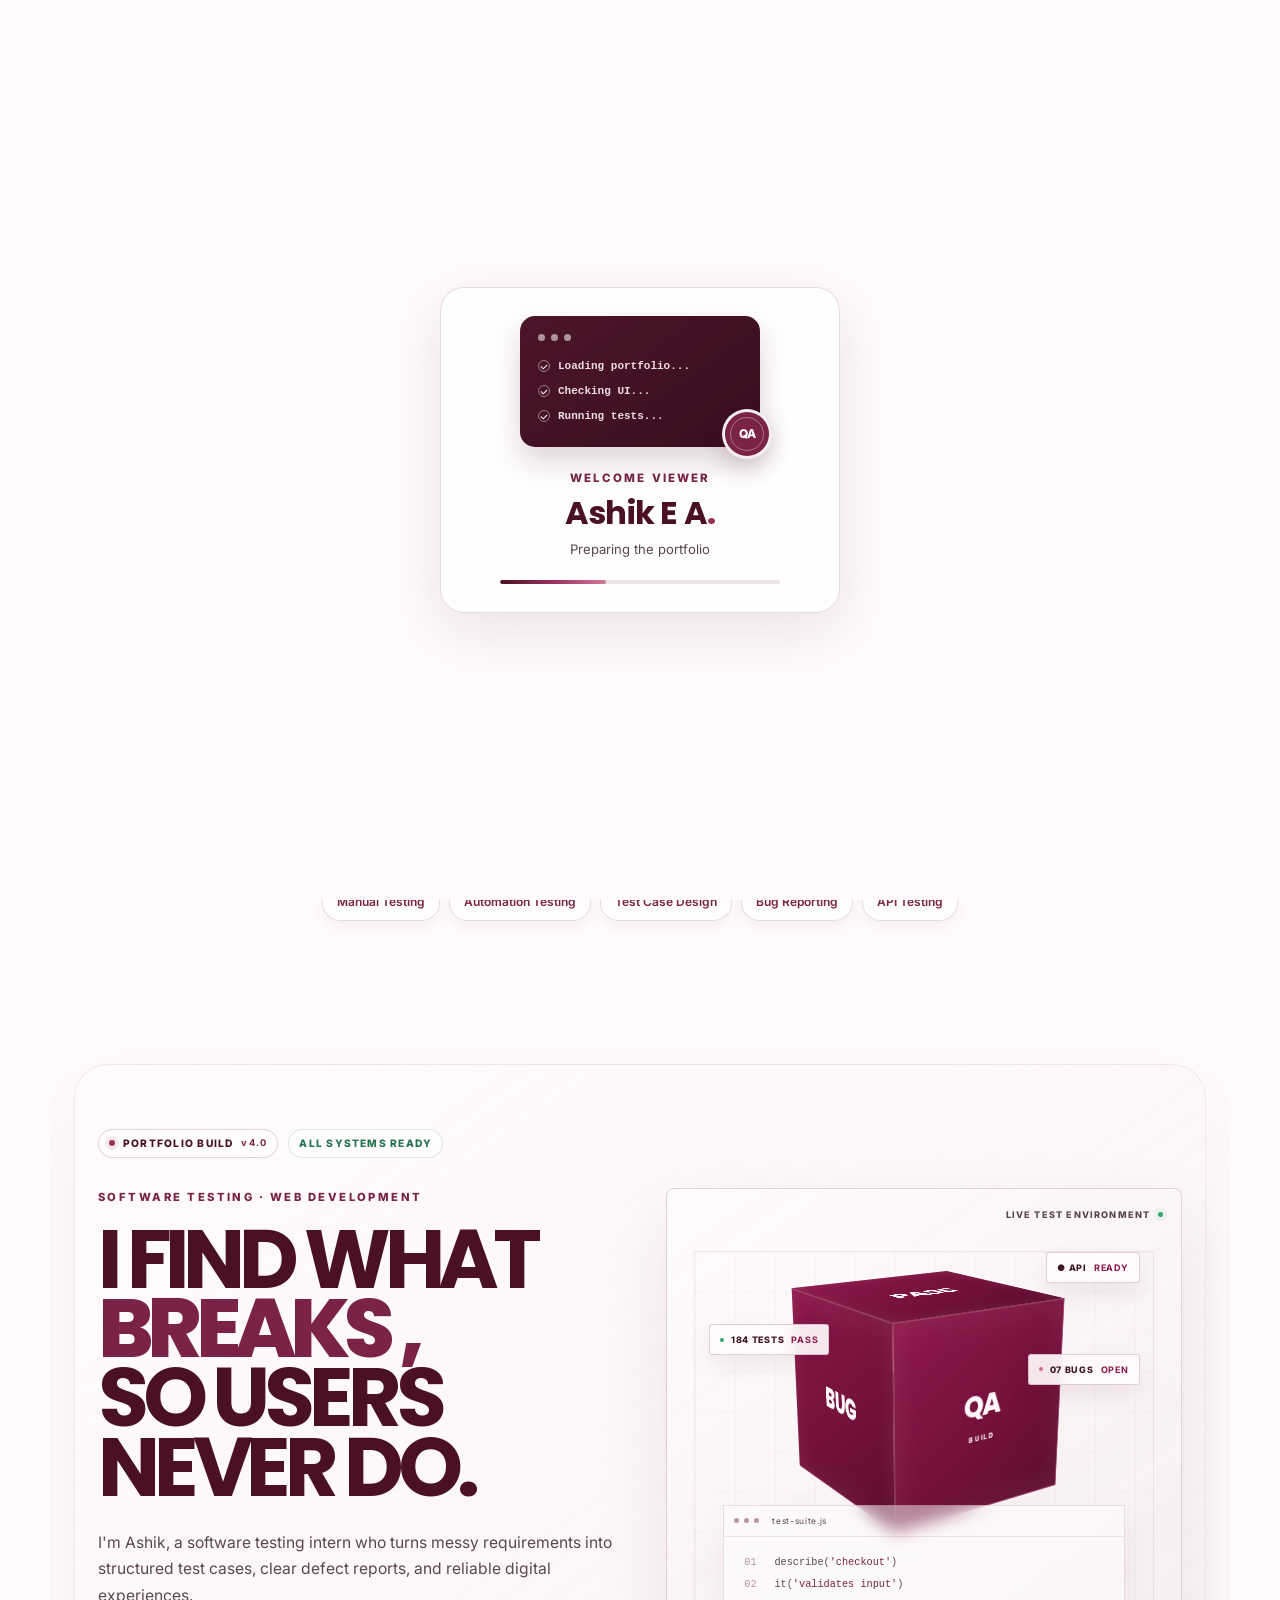
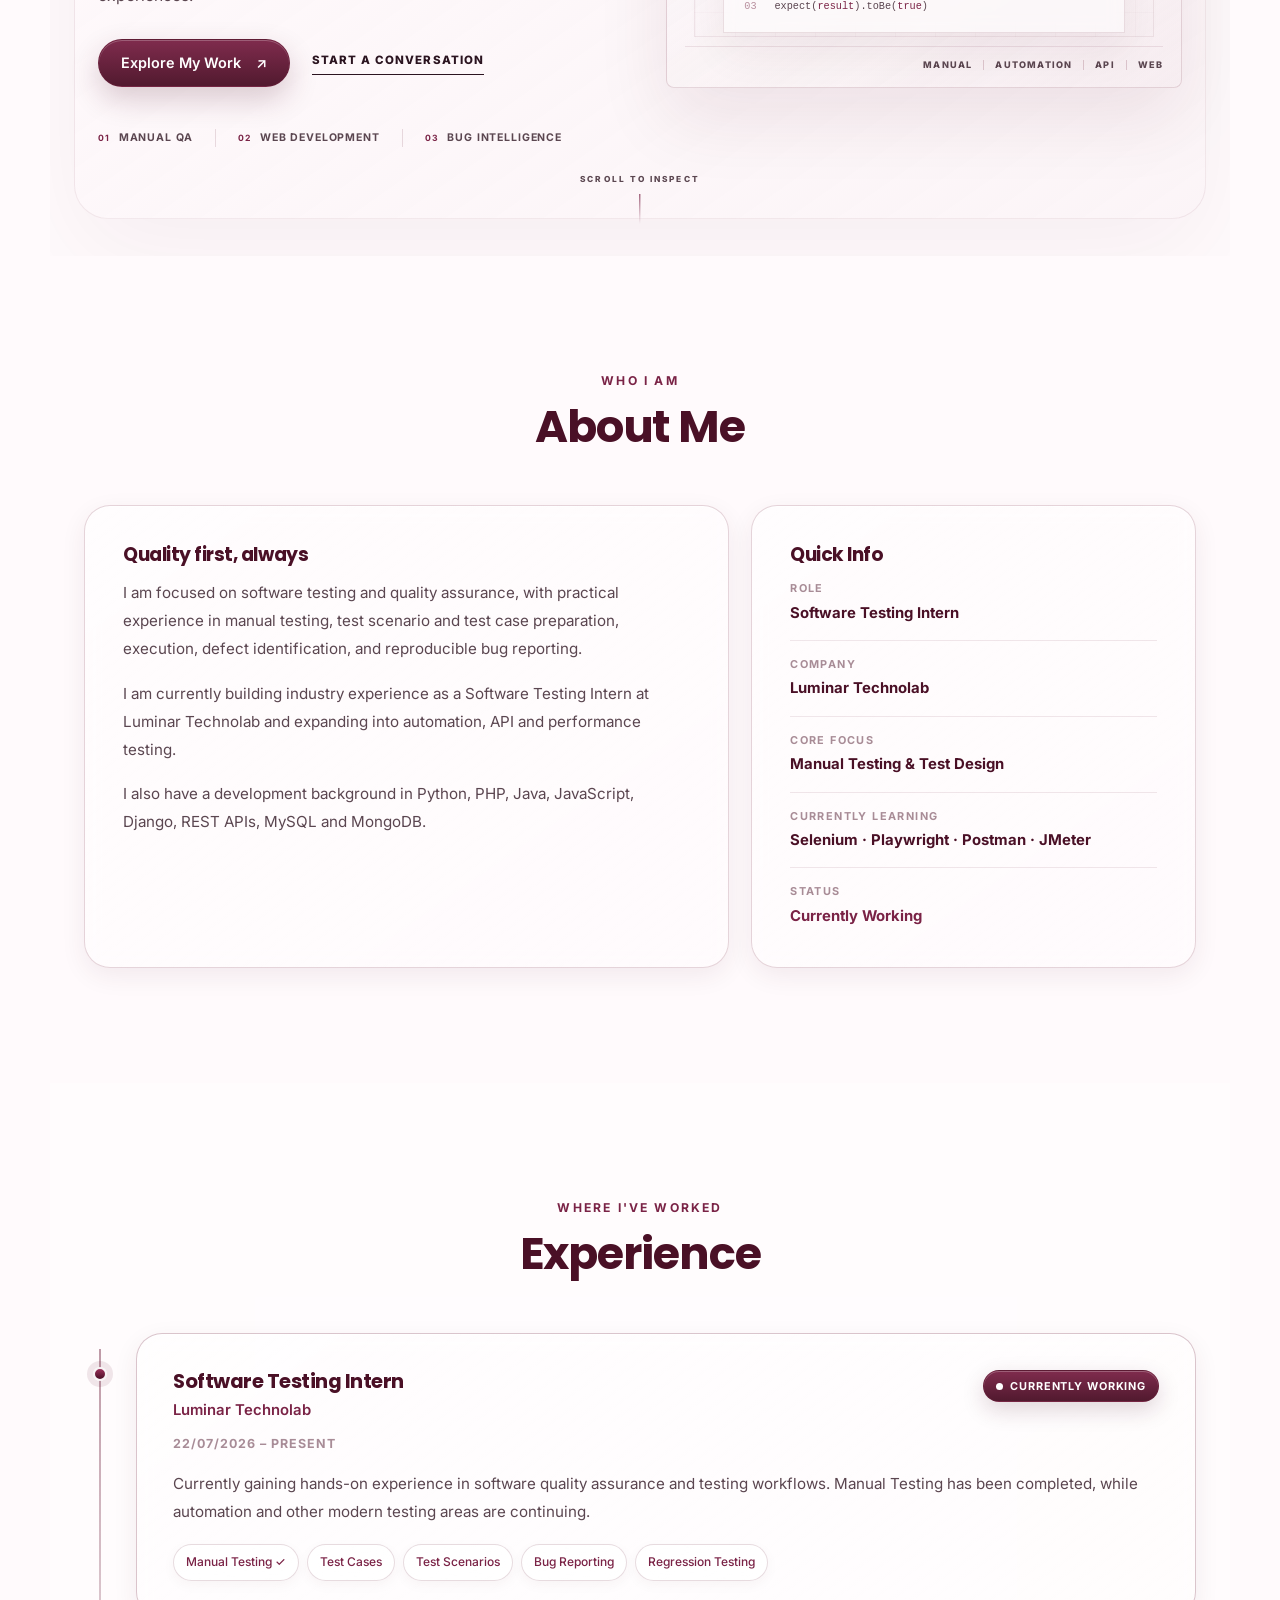
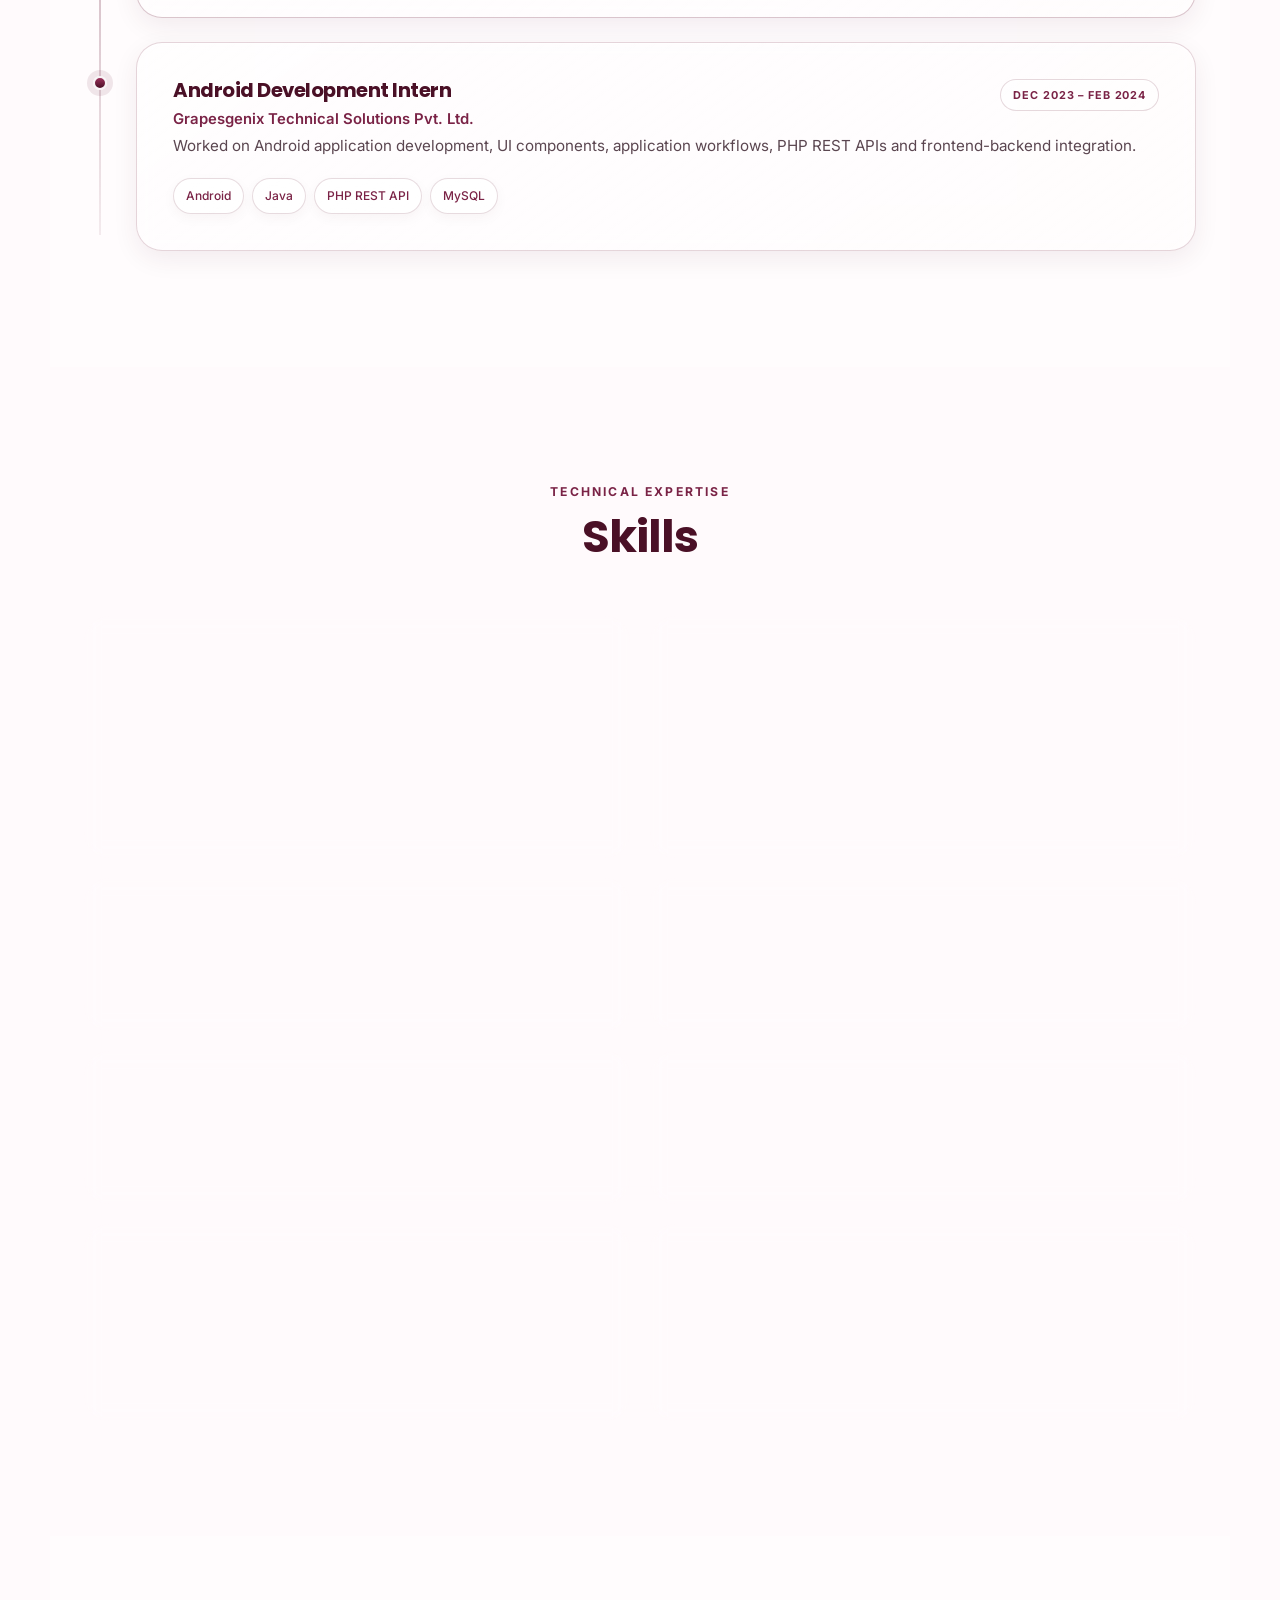
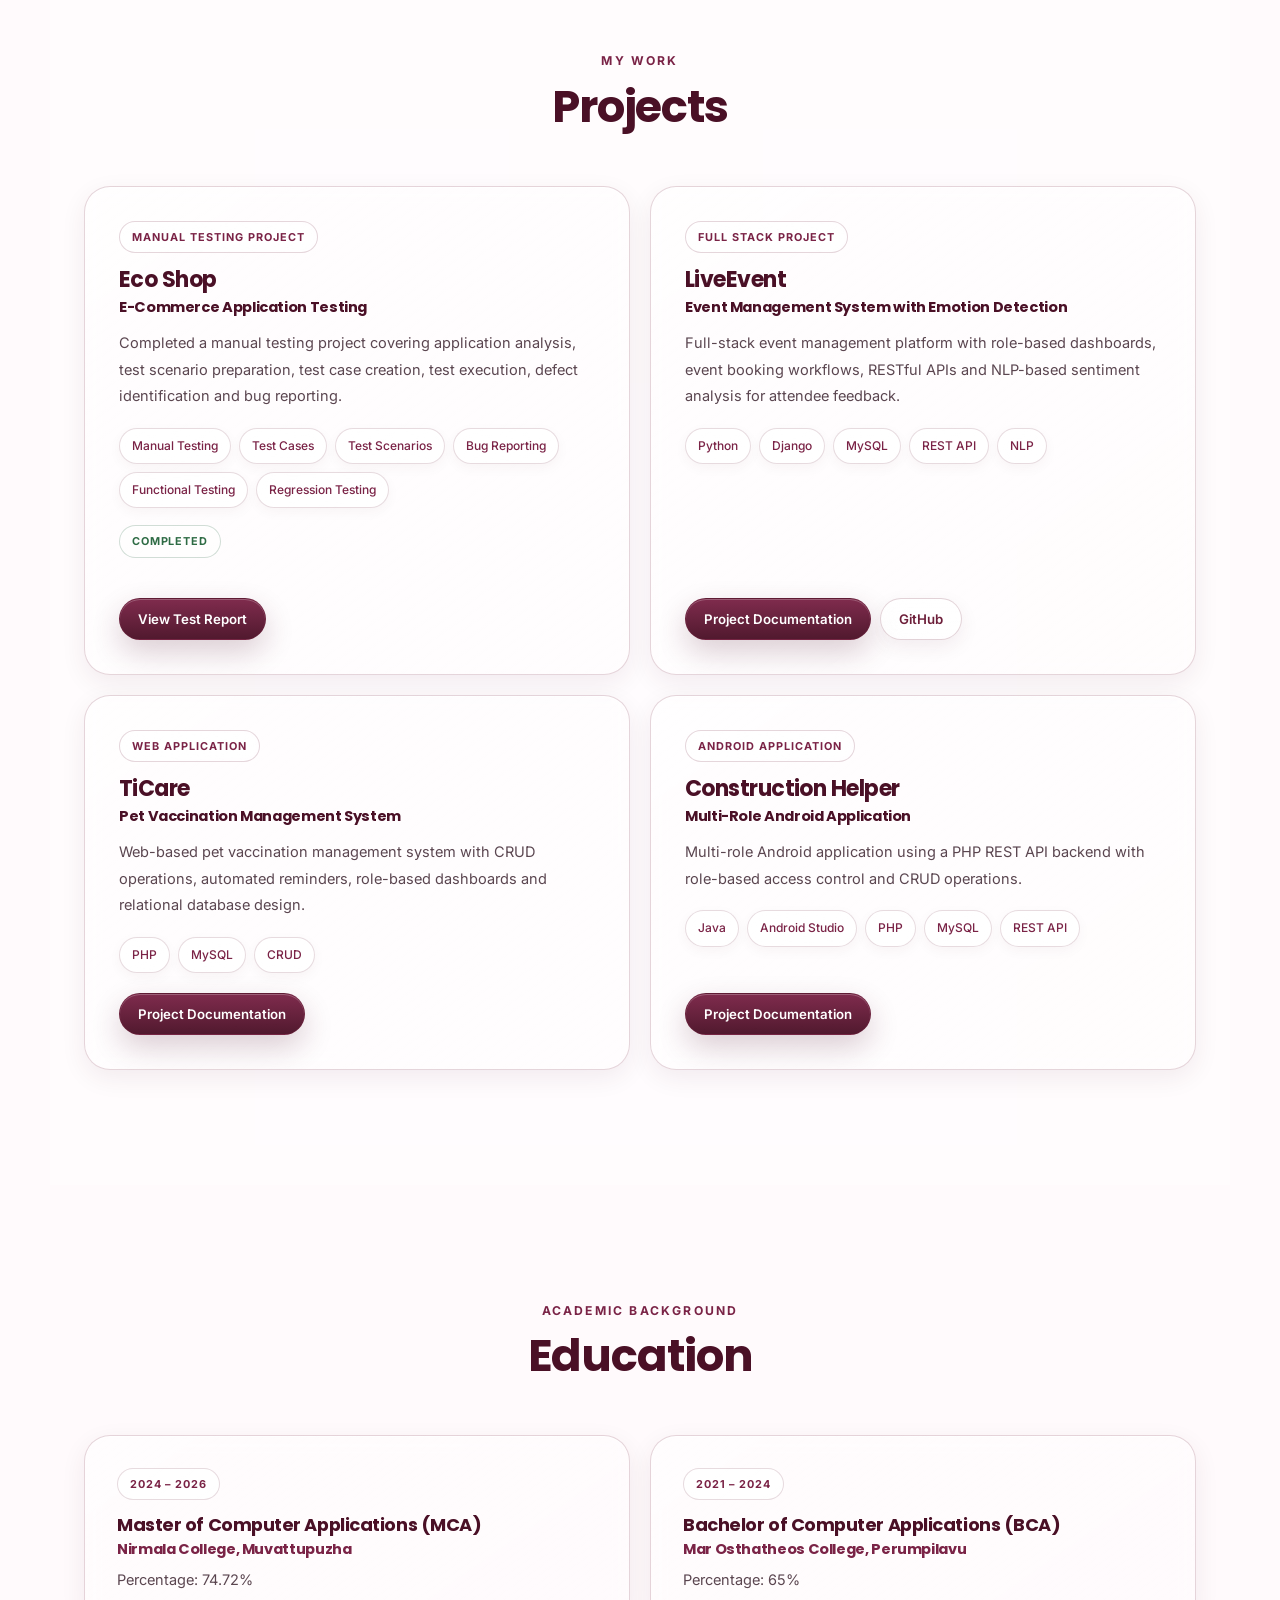
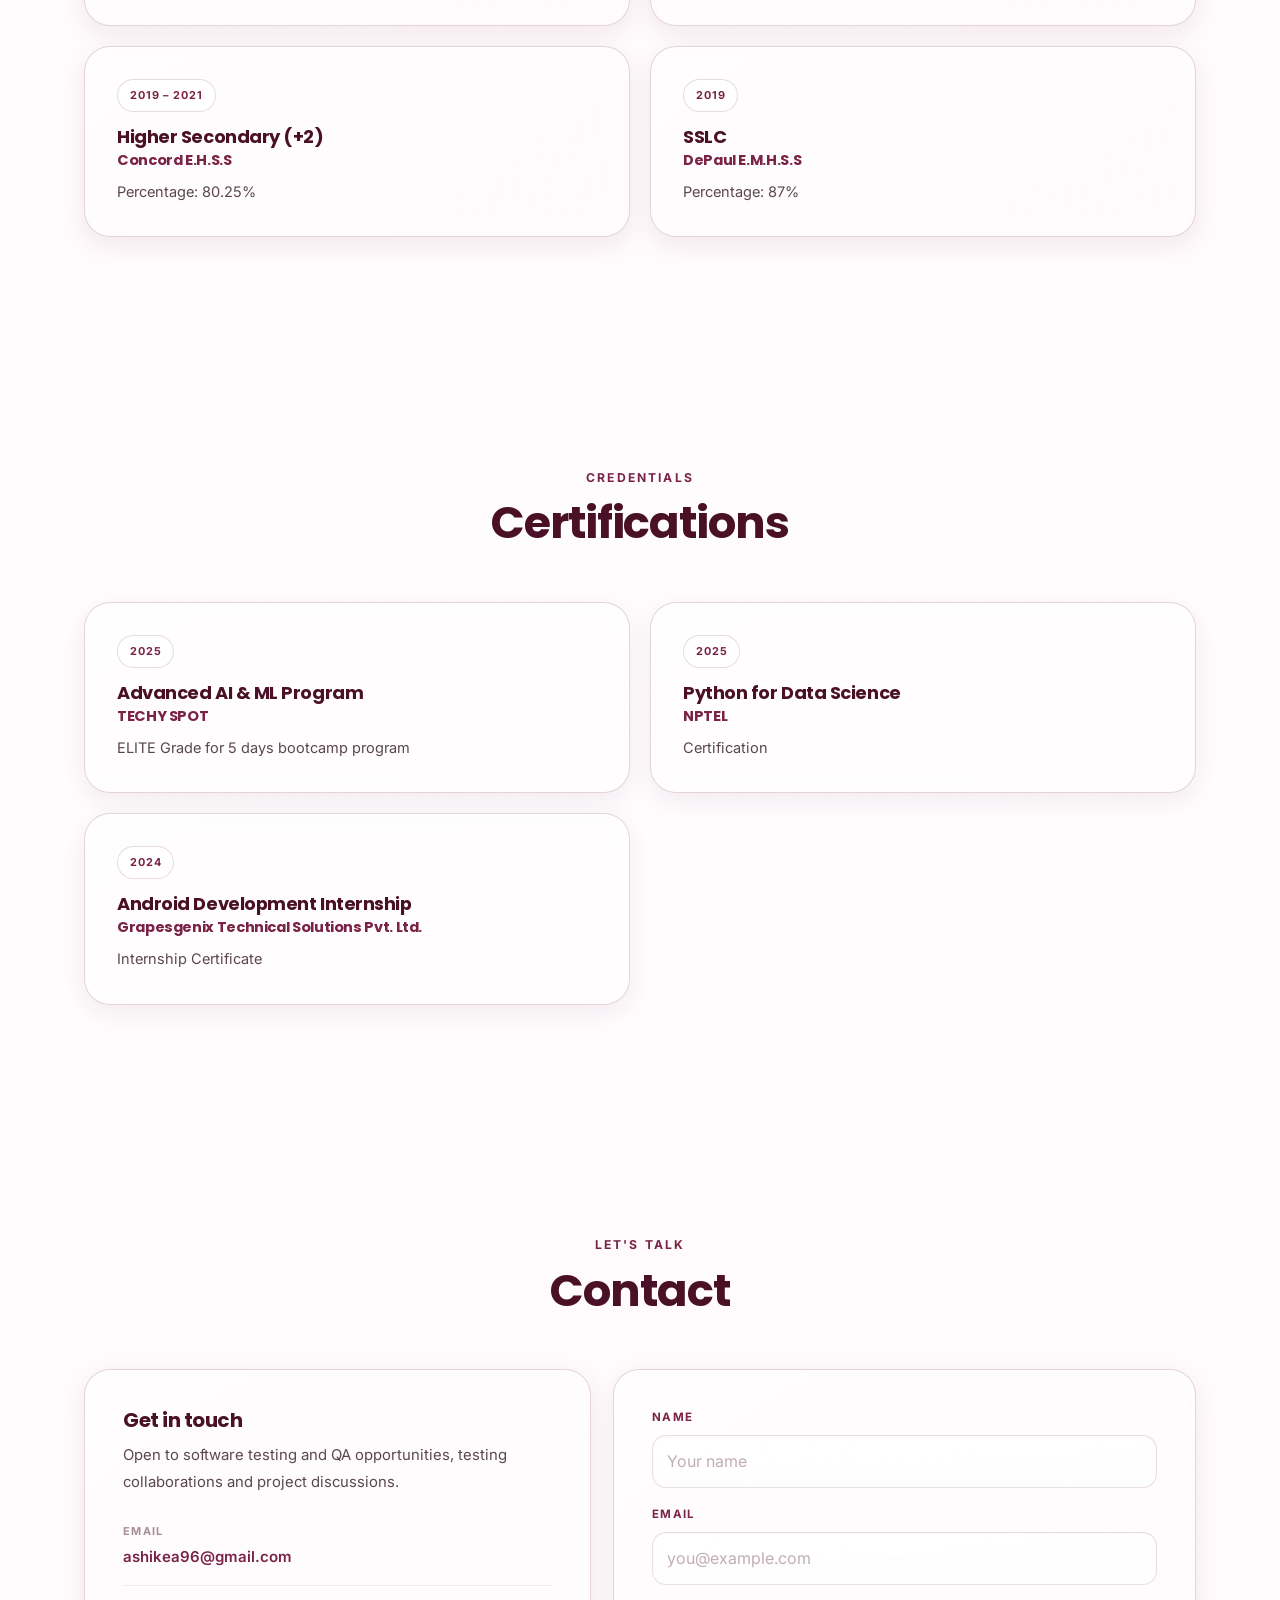
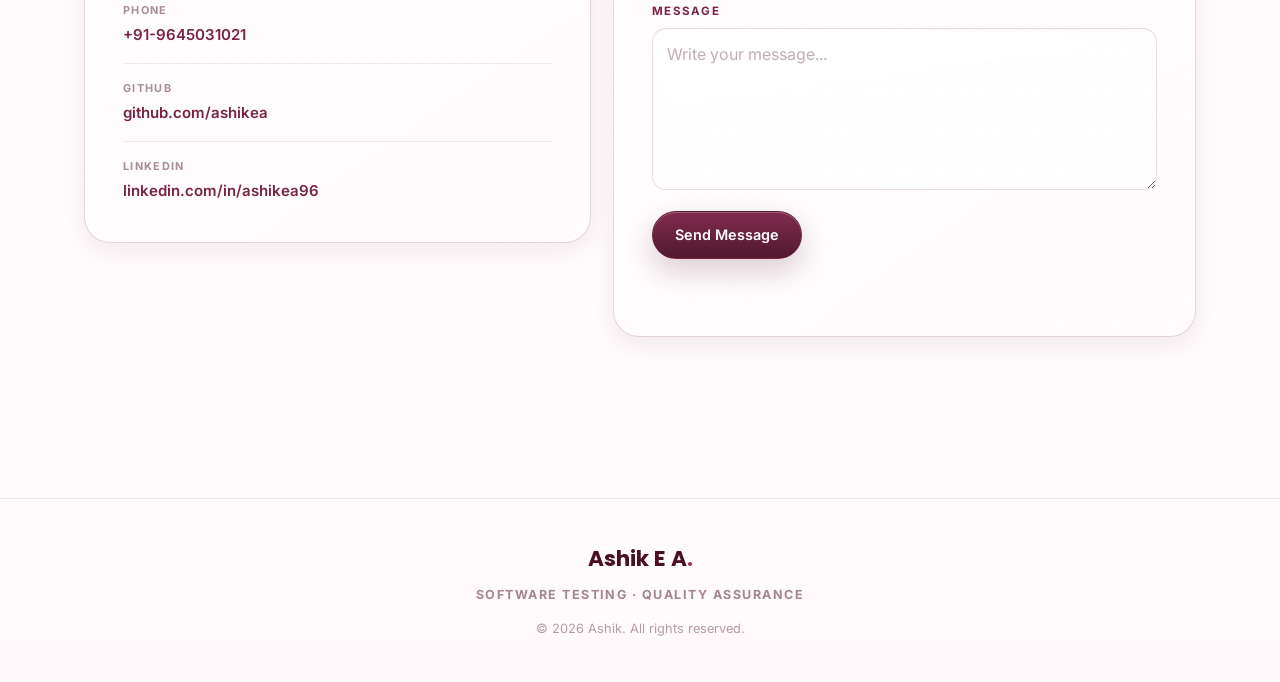
<file: index.html>
<!DOCTYPE html>
<html lang="en">
<head>
    <meta charset="UTF-8">
    <meta name="viewport" content="width=device-width, initial-scale=1.0">
    
    <!-- Website identity for Google Search -->
    <script type="application/ld+json">
    {
    "@context": "https://schema.org",
    "@type": "WebSite",
    "name": "Ashik E A",
    "alternateName": "Ashik EA Portfolio",
    "url": "https://ashikea.github.io/"
    }
    </script>

    <title>Ashik E A | Software Testing &amp; QA Engineer Portfolio</title>

    <!-- Website favicon -->
    <link rel="icon" type="image/png" sizes="512x512" href="assets/images/favorite.png">
    <link rel="icon" href="assets/images/favorite.ico" sizes="any">
    <link rel="apple-touch-icon" href="assets/images/favorite.png">

    <meta name="description" content="Official portfolio of Ashik E A, a Software Testing and QA professional. Explore software testing skills, projects, experience, education and certifications.">
    <meta name="author" content="Ashik E A">
    <meta name="robots" content="index, follow, max-image-preview:large">
    <meta name="googlebot" content="index, follow">
    <link rel="canonical" href="https://ashikea.github.io/">

    <!-- Search and social sharing -->
    <meta property="og:type" content="website">
    <meta property="og:site_name" content="Ashik E A">
    <meta property="og:title" content="Ashik E A | Software Testing &amp; QA Engineer Portfolio">
    <meta property="og:description" content="Official portfolio of Ashik E A, showcasing software testing skills, projects, experience, education and certifications.">
    <meta property="og:url" content="https://ashikea.github.io/">
    <meta property="og:image" content="https://ashikea.github.io/assets/images/profile.jpg">
    <meta property="og:image:alt" content="Ashik E A - Software Testing and QA professional">
    <meta name="twitter:card" content="summary_large_image">
    <meta name="twitter:title" content="Ashik E A | Software Testing &amp; QA Engineer Portfolio">
    <meta name="twitter:description" content="Official portfolio of Ashik E A, showcasing software testing skills, projects, experience, education and certifications.">
    <meta name="twitter:image" content="https://ashikea.github.io/assets/images/profile.jpg">
    <meta name="msvalidate.01" content="0DDC23886592C918EF3D0A6C53236382" />
    <!-- Helps search engines understand that this website represents Ashik E A -->
    <script type="application/ld+json">
    {
      "@context": "https://schema.org",
      "@type": "Person",
      "name": "Ashik E A",
      "url": "https://ashikea.github.io/",
      "jobTitle": "Software Testing Intern",
      "description": "Software Testing and QA professional with experience in manual testing, test case design, defect reporting and web development.",
      "sameAs": [
        "https://linkedin.com/in/ashikea96",
        "https://github.com/ashikea"
      ]
    }
    </script>

    <!-- Apply saved theme before the stylesheet paints the page. -->
    <script>
        (function () {
            try {
                var saved = localStorage.getItem("ashik-theme");
                var systemDark = window.matchMedia &&
                    window.matchMedia("(prefers-color-scheme: dark)").matches;
                document.documentElement.setAttribute(
                    "data-theme",
                    saved === "dark" || saved === "light"
                        ? saved
                        : (systemDark ? "dark" : "light")
                );
            } catch (e) {
                document.documentElement.setAttribute("data-theme", "light");
            }
        })();
    </script>

    <link rel="preconnect" href="https://fonts.googleapis.com">
    <link rel="preconnect" href="https://fonts.gstatic.com" crossorigin>
    <link href="https://fonts.googleapis.com/css2?family=Inter:wght@400;500;600;700&family=Poppins:wght@500;600;700&display=swap" rel="stylesheet">
    <meta name="google-site-verification" content="2ma2StruQbjvUOSwRRqilFUloc_dOPU1jJHjjzHDBok" />
    <link rel="stylesheet" href="style.css">
</head>

<body class="is-loading">

    <!-- =====================================================
         PAGE LOADER
         Lightweight tester-themed loading screen
    ====================================================== -->
    <div class="page-loader" id="pageLoader" aria-hidden="false">
        <div class="loader-card">
            <div class="tester-animation" aria-hidden="true">
                <div class="tester-screen">
                    <div class="tester-screen-bar"><span></span><span></span><span></span></div>
                    <div class="tester-line line-1"><i class="check"></i><span>Loading portfolio...</span></div>
                    <div class="tester-line line-2"><i class="check"></i><span>Checking UI...</span></div>
                    <div class="tester-line line-3"><i class="check"></i><span>Running tests...</span></div>
                    <div class="tester-cursor"></div>
                </div>
                <div class="tester-badge"><span class="tester-radar"></span>QA</div>
            </div>
            <p class="loader-kicker">WELCOME VIEWER</p>
            <h1 class="loader-title">Ashik E A<span>.</span></h1>
            <p class="loader-subtitle">Preparing the portfolio</p>
            <div class="loader-progress" aria-hidden="true"><span></span></div>
        </div>
    </div>


    <!-- Animated background -->
    <div class="bg-layer" aria-hidden="true">
        <span class="blob blob-1"></span>
        <span class="blob blob-2"></span>
        <span class="blob blob-3"></span>
        <span class="liquid-wave wave-1"></span>
        <span class="liquid-wave wave-2"></span>
        <div class="particles"></div>
    </div>

    <header class="site-header" id="siteHeader">
        <nav class="nav" aria-label="Primary navigation">

            <a href="#home" class="nav-brand">Ashik E A<span>.</span></a>

            <div class="theme-slider" id="themeSlider" role="group" aria-label="Appearance">
                <span class="theme-slider-icon" aria-hidden="true">☀</span>
                <input
                    type="range"
                    id="themeRange"
                    min="0"
                    max="1"
                    step="1"
                    value="0"
                    aria-label="Appearance: light to dark"
                    aria-valuetext="Light mode">
                <span class="theme-slider-icon" aria-hidden="true">☾</span>
            </div>

            <button
                type="button"
                class="nav-toggle"
                id="navToggle"
                aria-label="Toggle navigation menu"
                aria-expanded="false"
                aria-controls="navList">
                <span></span>
                <span></span>
                <span></span>
            </button>

            <ul class="nav-list" id="navList">
                <li><a class="nav-link active" href="#home">Home</a></li>
                <li><a class="nav-link" href="#qa-showcase">QA Lab</a></li>
                <li><a class="nav-link" href="#about">About</a></li>
                <li><a class="nav-link" href="#experience">Experience</a></li>
                <li><a class="nav-link" href="#skills">Skills</a></li>
                <li><a class="nav-link" href="#projects">Projects</a></li>
                <li><a class="nav-link" href="#education">Education</a></li>
                <li><a class="nav-link" href="#certifications">Certifications</a></li>
                <li><a class="nav-link" href="#contact">Contact</a></li>
                <span class="nav-indicator" aria-hidden="true"></span>
            </ul>

        </nav>
    </header>

    <main>

        <!-- HOME -->
    <section id="home" class="hero section">

        <div class="hero-inner">

            <!-- PROFILE IMAGE -->
            <div class="hero-profile reveal">

                <div class="profile-liquid">

                    <picture>
                        <source srcset="assets/images/profile.webp" type="image/webp">
                        <img
                            src="assets/images/profile.jpg"
                            alt="Ashik E A - Software Testing / QA Engineer"
                            class="profile-image"
                            width="180"
                            height="180"
                            fetchpriority="high"
                            decoding="async">
                    </picture>

                    <span class="profile-shine"></span>

                </div>

            </div>


            <!-- HERO CONTENT -->
            <p class="hero-eyebrow reveal">
                Software Testing · Quality Assurance
            </p>


            <h1 class="hero-title reveal">
                Ashik E A
            </h1>


            <p class="hero-role reveal">

                Software Testing Intern

                <span class="accent">
                    @ Luminar Technolab
                </span>

            </p>


            <p class="hero-text reveal">

                I design and execute tests that catch problems before users do —
                manual testing, structured test design and clear, reproducible
                defect reporting for web and mobile applications.

            </p>


            <div class="hero-actions reveal">

                <a
                    href="#projects"
                    class="btn btn-primary">

                    View Projects

                </a>


                <a
                    href="#contact"
                    class="btn btn-primary">

                    Get in Touch

                </a>

            </div>


            <ul class="hero-facts reveal">

                <li class="hero-fact">
                    Manual Testing
                </li>

                <li class="hero-fact">
                    Automation Testing
                </li>

                <li class="hero-fact">
                    Test Case Design
                </li>

                <li class="hero-fact">
                    Bug Reporting
                </li>

                <li class="hero-fact">
                    API Testing
                </li>

            </ul>

        </div>

    </section>

        <!-- QA SHOWCASE -->
        <section id="qa-showcase" class="qa-showcase section" aria-labelledby="qaShowcaseTitle">
            <div class="qa-showcase-grid">

                <div class="qa-showcase-copy reveal">
                    <div class="qa-status-row" aria-label="Portfolio status">
                        <span class="qa-status-pill"><i></i> PORTFOLIO BUILD <b>v4.0</b></span>
                        <span class="qa-status-ready">ALL SYSTEMS READY</span>
                    </div>

                    <p class="qa-kicker">SOFTWARE TESTING · WEB DEVELOPMENT</p>

                    <h2 class="qa-showcase-title" id="qaShowcaseTitle">
                        <span>I FIND WHAT</span>
                        <strong>BREAKS ,</strong>
                        <span>SO USERS</span>
                        <span>NEVER DO.</span>
                    </h2>

                    <p class="qa-showcase-text">
                        I'm Ashik, a software testing intern who turns messy requirements
                        into structured test cases, clear defect reports, and reliable digital experiences.
                    </p>

                    <div class="qa-showcase-actions">
                        <a class="btn btn-primary" href="#projects">Explore My Work <span aria-hidden="true">↗</span></a>
                        <a class="qa-text-link" href="#contact">Start a Conversation</a>
                    </div>

                    <div class="qa-showcase-facts" aria-label="Core areas">
                        <span><b>01</b> Manual QA</span>
                        <span><b>02</b> Web Development</span>
                        <span><b>03</b> Bug Intelligence</span>
                    </div>
                </div>

                <div class="qa-lab reveal" aria-label="Interactive software testing visual">
                    <div class="qa-lab-topline">
                        <span>LIVE TEST ENVIRONMENT</span>
                        <i aria-hidden="true"></i>
                    </div>

                    <div class="qa-lab-stage">
                        <span class="qa-metric qa-tests"><i></i> 184 TESTS <b>PASS</b></span>
                        <span class="qa-metric qa-bugs"><i></i> 07 BUGS <b>OPEN</b></span>

                        <div class="qa-cube-wrap" aria-hidden="true">
                            <div class="qa-cube">
                                <span class="cube-face cube-front">QA<small>BUILD</small></span>
                                <span class="cube-face cube-back">TEST</span>
                                <span class="cube-face cube-right">SHIP</span>
                                <span class="cube-face cube-left">BUG</span>
                                <span class="cube-face cube-top">PASS</span>
                                <span class="cube-face cube-bottom">FIX</span>
                            </div>
                        </div>

                        <div class="qa-code-window" aria-hidden="true">
                            <div class="qa-window-bar"><i></i><i></i><i></i><span>test-suite.js</span></div>
                            <div class="qa-code-lines">
                                <span><b>01</b> describe(<em>'checkout'</em>)</span>
                                <span><b>02</b> it(<em>'validates input'</em>)</span>
                                <span><b>03</b> expect(<em>result</em>).toBe(<em>true</em>)</span>
                            </div>
                        </div>

                        <span class="qa-api-label">● API <b>READY</b></span>
                    </div>

                    <div class="qa-lab-footer">
                        <span>MANUAL</span>
                        <span>AUTOMATION</span>
                        <span>API</span>
                        <span>WEB</span>
                    </div>
                </div>
            </div>

            <button class="qa-scroll-cue" type="button" aria-label="Scroll down to About Me">
                <span>SCROLL TO INSPECT</span>
                <i aria-hidden="true"></i>
            </button>
        </section>

        <!-- ABOUT -->
        <section id="about" class="section">
            <div class="section-heading">
                <p>Who I Am</p>
                <h2>About Me</h2>
            </div>

            <div class="about-grid">

                <article class="about-card liquid reveal">
                    <h3>Quality first, always</h3>

                    <p>
                        I am focused on software testing and quality assurance,
                        with practical experience in manual testing, test scenario
                        and test case preparation, execution, defect identification,
                        and reproducible bug reporting.
                    </p>

                    <p>
                        I am currently building industry experience as a Software
                        Testing Intern at Luminar Technolab and expanding into
                        automation, API and performance testing.
                    </p>

                    <p>
                        I also have a development background in Python, PHP, Java,
                        JavaScript, Django, REST APIs, MySQL and MongoDB.
                    </p>
                </article>

                <aside class="about-card liquid reveal">
                    <h3>Quick Info</h3>

                    <ul class="info-list">
                        <li>
                            <span>Role</span>
                            <strong>Software Testing Intern</strong>
                        </li>
                        <li>
                            <span>Company</span>
                            <strong>Luminar Technolab</strong>
                        </li>
                        <li>
                            <span>Core Focus</span>
                            <strong>Manual Testing &amp; Test Design</strong>
                        </li>
                        <li>
                            <span>Currently Learning</span>
                            <strong>Selenium · Playwright · Postman · JMeter</strong>
                        </li>
                        <li>
                            <span>Status</span>
                            <strong class="accent">Currently Working</strong>
                        </li>
                    </ul>
                </aside>

            </div>
        </section>

        <!-- EXPERIENCE -->
        <section id="experience" class="section section-light">
            <div class="section-heading">
                <p>Where I've Worked</p>
                <h2>Experience</h2>
            </div>

            <div class="timeline">

                <article class="timeline-item">
                    <span class="timeline-dot" aria-hidden="true"></span>

                    <div class="experience-card current liquid reveal">
                        <div class="exp-top">

                            <div>
                                <h3>Software Testing Intern</h3>
                                <p class="exp-company">Luminar Technolab</p>
                            </div>

                            <span class="status current-badge">
                                Currently Working
                            </span>

                        </div>

                        <p class="exp-date">22/07/2026 – Present</p>

                        <p class="exp-text">
                            Currently gaining hands-on experience in software quality
                            assurance and testing workflows. Manual Testing has been
                            completed, while automation and other modern testing areas
                            are continuing.
                        </p>

                        <div class="tags">
                            <span>Manual Testing ✓</span>
                            <span>Test Cases</span>
                            <span>Test Scenarios</span>
                            <span>Bug Reporting</span>
                            <span>Regression Testing</span>
                        </div>
                    </div>
                </article>

                <article class="timeline-item">
                    <span class="timeline-dot" aria-hidden="true"></span>

                    <div class="experience-card liquid reveal">

                        <div class="exp-top">
                            <div>
                                <h3>Android Development Intern</h3>
                                <p class="exp-company">
                                    Grapesgenix Technical Solutions Pvt. Ltd.
                                </p>
                            </div>

                            <span class="status">
                                Dec 2023 – Feb 2024
                            </span>
                        </div>

                        <p class="exp-text">
                            Worked on Android application development, UI components,
                            application workflows, PHP REST APIs and frontend-backend
                            integration.
                        </p>

                        <div class="tags">
                            <span>Android</span>
                            <span>Java</span>
                            <span>PHP REST API</span>
                            <span>MySQL</span>
                        </div>

                    </div>
                </article>

            </div>
        </section>

        <!-- SKILLS -->
        <section id="skills" class="section">
            <div class="section-heading">
                <p>Technical Expertise</p>
                <h2>Skills</h2>
            </div>

            <div class="skills-grid">

                <div class="skill-card liquid reveal">
                    <div class="skill-title">
                        <h3>Software Testing</h3>
                        <span class="status completed">Completed</span>
                    </div>
                    <div class="tags">
                        <span>Manual Testing</span>
                        <span>Functional Testing</span>
                        <span>Smoke Testing</span>
                        <span>Sanity Testing</span>
                        <span>Regression Testing</span>
                        <span>Retesting</span>
                        <span>Static Testing</span>
                        <span>Dynamic Testing</span>
                        <span>Mobile Testing</span>
                        <span>Bug Reporting</span>
                    </div>
                </div>

                <div class="skill-card liquid reveal">
                    <div class="skill-title">
                        <h3>Test Design</h3>
                        <span class="status completed">Completed</span>
                    </div>
                    <div class="tags">
                        <span>Equivalence Partitioning</span>
                        <span>Boundary Value Analysis</span>
                        <span>Decision Tables</span>
                        <span>State Transition</span>
                        <span>Use Case Testing</span>
                        <span>Test Scenarios</span>
                        <span>Test Cases</span>
                    </div>
                </div>

                <div class="skill-card liquid reveal">
                    <div class="skill-title">
                        <h3>Automation</h3>
                        <span class="status ongoing">Ongoing</span>
                    </div>
                    <div class="tags">
                        <span>Selenium</span>
                        <span>WebDriver</span>
                        <span>TestNG</span>
                        <span>Maven</span>
                        <span>POM</span>
                        <span>Playwright</span>
                    </div>
                </div>

                <div class="skill-card liquid reveal">
                    <div class="skill-title">
                        <h3>API &amp; Performance</h3>
                        <span class="status ongoing">Ongoing</span>
                    </div>
                    <div class="tags">
                        <span>Postman</span>
                        <span>REST API</span>
                        <span>Newman</span>
                        <span>JMeter</span>
                    </div>
                </div>

                <div class="skill-card liquid reveal">
                    <div class="skill-title">
                        <h3>Programming</h3>
                        <span class="status ongoing">Ongoing</span>
                    </div>
                    <div class="tags">
                        <span>Java</span>
                        <span>Python</span>
                        <span>JavaScript</span>
                        <span>PHP</span>
                        <span>C</span>
                        <span>C++</span>
                    </div>
                </div>

                <div class="skill-card liquid reveal">
                    <div class="skill-title">
                        <h3>Web Development</h3>
                        <span class="status">Experience</span>
                    </div>
                    <div class="tags">
                        <span>Django</span>
                        <span>HTML5</span>
                        <span>CSS3</span>
                        <span>REST API</span>
                    </div>
                </div>

                <div class="skill-card liquid reveal">
                    <div class="skill-title">
                        <h3>Database</h3>
                        <span class="status ">Experience</span>
                    </div>
                    <div class="tags">
                        <span>SQL</span>
                        <span>MySQL</span>
                        <span>MongoDB</span>
                    </div>
                </div>

                <div class="skill-card liquid reveal">
                    <div class="skill-title">
                        <h3>Tools</h3>
                        <span class="status ongoing">Ongoing</span>
                    </div>
                    <div class="tags">
                        <span>Git</span>
                        <span>GitHub</span>
                        <span>JIRA</span>
                        <span>Postman</span>
                        <span>VS Code</span>
                        <span>Android Studio</span>
                        <span>MS Excel</span>
                        <span>Linux</span>
                    </div>
                </div>

            </div>
        </section>

        <!-- PROJECTS -->
        <section id="projects" class="section section-light">
            <div class="section-heading">
                <p>My Work</p>
                <h2>Projects</h2>
            </div>

            <div class="projects-container">

                <article class="project-card liquid reveal">
                    <div class="project-content">

                        <span class="project-category">
                            Manual Testing Project
                        </span>

                        <h3>Eco Shop</h3>

                        <h4>E-Commerce Application Testing</h4>

                        <p>
                            Completed a manual testing project covering application
                            analysis, test scenario preparation, test case creation,
                            test execution, defect identification and bug reporting.
                        </p>

                        <div class="project-tags">
                            <span>Manual Testing</span>
                            <span>Test Cases</span>
                            <span>Test Scenarios</span>
                            <span>Bug Reporting</span>
                            <span>Functional Testing</span>
                            <span>Regression Testing</span>
                        </div>

                        <div class="project-status">
                            <span class="status completed">Completed</span>
                        </div>

                        <div class="project-buttons">
                            <button
                                type="button"
                                class="project-link"
                                id="openEcoShopReport"
                                data-report-src="assets/docs/eco_store_test_report_ashik.xlsx"
                                aria-haspopup="dialog">
                                View Test Report
                            </button>
                        </div>

                    </div>
                </article>

                <article class="project-card liquid reveal">
                    <div class="project-content">

                        <span class="project-category">
                            Full Stack Project
                        </span>

                        <h3>LiveEvent</h3>

                        <h4>Event Management System with Emotion Detection</h4>

                        <p>
                            Full-stack event management platform with role-based
                            dashboards, event booking workflows, RESTful APIs and
                            NLP-based sentiment analysis for attendee feedback.
                        </p>

                        <div class="project-tags">
                            <span>Python</span>
                            <span>Django</span>
                            <span>MySQL</span>
                            <span>REST API</span>
                            <span>NLP</span>
                        </div>

                        <div class="project-buttons">
                            <a
                                href="assets/docs/liveevent-documentation.pdf"
                                class="project-link"
                                target="_blank"
                                rel="noopener">
                                Project Documentation
                            </a>

                            <a
                                href="https://github.com/ashikea"
                                class="project-link secondary-link"
                                target="_blank"
                                rel="noopener">
                                GitHub
                            </a>
                        </div>

                    </div>
                </article>

                <article class="project-card liquid reveal">
                    <div class="project-content">

                        <span class="project-category">
                            Web Application
                        </span>

                        <h3>TiCare</h3>

                        <h4>Pet Vaccination Management System</h4>

                        <p>
                            Web-based pet vaccination management system with CRUD
                            operations, automated reminders, role-based dashboards
                            and relational database design.
                        </p>

                        <div class="project-tags">
                            <span>PHP</span>
                            <span>MySQL</span>
                            <span>CRUD</span>
                        </div>

                        <div class="project-buttons">
                            <a
                                href="assets/docs/ticare-documentation.pdf"
                                class="project-link"
                                target="_blank"
                                rel="noopener">
                                Project Documentation
                            </a>
                        </div>

                    </div>
                </article>

                <article class="project-card liquid reveal">
                    <div class="project-content">

                        <span class="project-category">
                            Android Application
                        </span>

                        <h3>Construction Helper</h3>

                        <h4>Multi-Role Android Application</h4>

                        <p>
                            Multi-role Android application using a PHP REST API
                            backend with role-based access control and CRUD
                            operations.
                        </p>

                        <div class="project-tags">
                            <span>Java</span>
                            <span>Android Studio</span>
                            <span>PHP</span>
                            <span>MySQL</span>
                            <span>REST API</span>
                        </div>

                        <div class="project-buttons">
                            <a
                                href="assets/docs/construction-helper-documentation.pdf"
                                class="project-link"
                                target="_blank"
                                rel="noopener">
                                Project Documentation
                            </a>
                        </div>

                    </div>
                </article>

            </div>
        </section>

        <!-- EDUCATION -->
        <section id="education" class="section">
            <div class="section-heading">
                <p>Academic Background</p>
                <h2>Education</h2>
            </div>

            <div class="education-grid">

                <article class="edu-card liquid reveal">
                    <span class="edu-year">2024 – 2026</span>
                    <h3>Master of Computer Applications (MCA)</h3>
                    <h4>Nirmala College, Muvattupuzha</h4>
                    <p>Percentage: 74.72%</p>
                </article>

                <article class="edu-card liquid reveal">
                    <span class="edu-year">2021 – 2024</span>
                    <h3>Bachelor of Computer Applications (BCA)</h3>
                    <h4>Mar Osthatheos College, Perumpilavu</h4>
                    <p>Percentage: 65%</p>
                </article>

                <article class="edu-card liquid reveal">
                    <span class="edu-year">2019 – 2021</span>
                    <h3>Higher Secondary (+2)</h3>
                    <h4>Concord E.H.S.S</h4>
                    <p>Percentage: 80.25%</p>
                </article>

                <article class="edu-card liquid reveal">
                    <span class="edu-year">2019</span>
                    <h3>SSLC</h3>
                    <h4>DePaul E.M.H.S.S</h4>
                    <p>Percentage: 87%</p>
                </article>

            </div>
        </section>

        <!-- CERTIFICATIONS -->
        <section id="certifications" class="section section-light">
            <div class="section-heading">
                <p>Credentials</p>
                <h2>Certifications</h2>
            </div>

            <div class="cert-grid">

                <article class="cert-card liquid reveal">
                    <span class="cert-year">2025</span>
                    <h3>Advanced AI &amp; ML Program</h3>
                    <h4>TECHY SPOT</h4>
                    <p>ELITE Grade for 5 days bootcamp program</p>
                </article>

                <article class="cert-card liquid reveal">
                    <span class="cert-year">2025</span>
                    <h3>Python for Data Science</h3>
                    <h4>NPTEL</h4>
                    <p>Certification</p>
                </article>

                <article class="cert-card liquid reveal">
                    <span class="cert-year">2024</span>
                    <h3>Android Development Internship</h3>
                    <h4>Grapesgenix Technical Solutions Pvt. Ltd.</h4>
                    <p>Internship Certificate</p>
                </article>

            </div>
        </section>

        <!-- CONTACT -->
        <section id="contact" class="section">
            <div class="section-heading">
                <p>Let's Talk</p>
                <h2>Contact</h2>
            </div>

            <div class="contact-grid">

                <div class="contact-card liquid reveal">

                    <h3>Get in touch</h3>

                    <p>
                        Open to software testing and QA opportunities,
                        testing collaborations and project discussions.
                    </p>

                    <ul class="contact-list">

                        <li>
                            <span>Email</span>
                            <a href="mailto:ashikea96@gmail.com">
                                ashikea96@gmail.com
                            </a>
                        </li>

                        <li>
                            <span>Phone</span>
                            <a href="tel:+919645031021">
                                +91-9645031021
                            </a>
                        </li>

                        <li>
                            <span>GitHub</span>
                            <a
                                href="https://github.com/ashikea"
                                target="_blank"
                                rel="noopener">
                                github.com/ashikea
                            </a>
                        </li>

                        <li>
                            <span>LinkedIn</span>
                            <a
                                href="https://linkedin.com/in/ashikea96"
                                target="_blank"
                                rel="noopener">
                                linkedin.com/in/ashikea96
                            </a>
                        </li>

                    </ul>
                </div>
                <form class="contact-form liquid reveal" id="contactForm" novalidate>

                    <!-- Web3Forms -->
                    <input type="hidden" name="access_key" value="c998e4c1-f392-4c16-a707-3a943b54c4aa">

                    <!-- Email subject -->
                    <input type="hidden" name="subject" value="New Portfolio Contact Message">

                    <!-- Optional bot protection -->
                    <input type="checkbox" name="botcheck" class="hidden" style="display:none">

                    <div class="field">
                        <label for="name">Name</label>
                        <input
                            type="text"
                            id="name"
                            name="name"
                            placeholder="Your name"
                            required
                        >
                    </div>

                    <div class="field">
                        <label for="email">Email</label>
                        <input
                            type="email"
                            id="email"
                            name="email"
                            placeholder="you@example.com"
                            required
                        >
                    </div>

                    <div class="field">
                        <label for="message">Message</label>
                        <textarea
                            id="message"
                            name="message"
                            rows="5"
                            placeholder="Write your message..."
                            required
                        ></textarea>
                    </div>

                    <button type="submit" class="btn btn-primary" id="submitBtn">
                        Send Message
                    </button>

                    <p class="form-note" id="formNote" role="status" aria-live="polite"></p>

                </form>

            </div>
        </section>

    </main>

    <!-- FOOTER -->
    <footer class="site-footer">
        <div class="footer-inner">
            <p class="footer-brand">Ashik E A<span>.</span></p>
            <p class="footer-text">Software Testing · Quality Assurance</p>
            <p class="footer-copy">
                © <span id="year">2026</span> Ashik. All rights reserved.
            </p>
        </div>
    </footer>

    <!-- ECO SHOP EXCEL REPORT VIEWER -->
    <div
        class="report-modal"
        id="reportModal"
        aria-hidden="true"
        role="dialog"
        aria-modal="true"
        aria-labelledby="reportModalTitle">

        <div class="report-modal-backdrop" data-close-report></div>

        <div class="report-modal-panel">

            <div class="report-modal-header">
                <div>
                    <span class="project-category">Manual Testing Report</span>
                    <h2 id="reportModalTitle">Eco Shop — Test Report</h2>
                </div>

                <button
                    type="button"
                    class="report-modal-close"
                    id="closeReportModal"
                    aria-label="Close test report">
                    <span aria-hidden="true">&times;</span>
                </button>
            </div>

            <div class="report-toolbar">
                <div class="report-status" id="reportStatus">Preparing report…</div>
                <a
                    href="assets/docs/eco_store_test_report_ashik.xlsx"
                    class="report-download"
                    download>
                    Download Excel
                </a>
            </div>

            <div class="report-sheet-tabs" id="reportSheetTabs" aria-label="Report sheets"></div>

            <div class="report-table-wrap" id="reportTableWrap">
                <div class="report-loading">
                    <span class="report-spinner" aria-hidden="true"></span>
                    Loading Excel report…
                </div>
            </div>

        </div>
    </div>

    <!-- Portfolio assistant -->
    <div class="chatbot-widget" id="portfolioChatbot">
        <button class="chatbot-launcher" id="chatbotLauncher" type="button"
            aria-label="Open Ashik's portfolio assistant" aria-expanded="false">
            <span class="chatbot-launcher-icon" aria-hidden="true">✦</span>
            <span class="chatbot-launcher-label">Ask me</span>
        </button>

        <section class="chatbot-panel" id="chatbotPanel" aria-label="Ashik's portfolio assistant" aria-hidden="true">
            <header class="chatbot-header">
                <div class="chatbot-avatar" aria-hidden="true">A</div>
                <div class="chatbot-heading">
                    <strong>Ashik's Assistant</strong>
                    <span><i></i> AI assistant · Portfolio & Software QA</span>
                </div>
                <button class="chatbot-close" id="chatbotClose" type="button" aria-label="Close chat">×</button>
            </header>
            <div class="chatbot-messages" id="chatbotMessages" role="log" aria-live="polite" aria-relevant="additions">
                <div class="chatbot-message bot">
                    <div class="chatbot-bubble">Hi! 👋 Choose a topic or ask a question:</div>
                </div>
            </div>
            <div class="chatbot-quick-actions" id="chatbotQuickActions">
                <button type="button" data-chat-question="What are Ashik's skills?">Skills</button>
                <button type="button" data-chat-question="Tell me about Ashik's experience">Experience</button>
                <button type="button" data-chat-question="Show me Ashik's projects">Projects</button>
                <button type="button" data-chat-question="Tell me about Ashik's education">Education</button>
                <button type="button" data-chat-question="Show licenses and certifications">Certifications</button>
                <button type="button" data-chat-question="How can I contact Ashik?">Contact</button>
                <button type="button" data-chat-question="Explain the Software Testing Life Cycle (STLC) with a practical example.">QA Help</button>
            </div>
            <form class="chatbot-form" id="chatbotForm">
                <label class="sr-only" for="chatbotInput">Type your question</label>
                <input id="chatbotInput" name="message" type="text" maxlength="300"
                    placeholder="Ask about portfolio or Software QA..." autocomplete="off" required>
                <button type="submit" aria-label="Send message">➤</button>
            </form>
            <p class="chatbot-note">Ask about Ashik or any Software Testing / QA topic</p>
        </section>
    </div>

    <!-- Report preview data is loaded only when the Excel viewer is opened. -->
    <script src="script.js" defer></script>
    <script src="chatbot.js?v=4" defer></script>
    

</body>
</html>
</file>
<file: style.css>
/* =========================================================
   ASHIK — BURGUNDY LIQUID PORTFOLIO
   Smooth transitions + animated liquid background
========================================================= */

:root {
    --burgundy: #6D1F3A;
    --burgundy-2: #7A2346;
    --burgundy-dark: #4A1026;
    --burgundy-deep: #33091A;

    --white: #FFFFFF;
    --off-white: #FFF8FA;
    --soft: #F5F1F3;
    --ink: #2B1420;
    --ink-soft: #5E4A54;

    --glass: rgba(255, 255, 255, 0.42);
    --glass-strong: rgba(255, 255, 255, 0.60);
    --glass-soft: rgba(255, 255, 255, 0.26);
    --glass-border: rgba(255, 255, 255, 0.70);
    --wine-border: rgba(109, 31, 58, 0.16);

    --shadow-sm: 0 8px 26px rgba(74, 16, 38, 0.07);
    --shadow-md: 0 16px 42px rgba(74, 16, 38, 0.11);
    --shadow-lg: 0 24px 70px rgba(74, 16, 38, 0.15);
    --inset: inset 0 1px 0 rgba(255,255,255,.88);

    --radius-sm: 14px;
    --radius-md: 20px;
    --radius-lg: 26px;
    --pill: 999px;

    --ease: cubic-bezier(.22,.61,.36,1);
    --ease-soft: cubic-bezier(.4,0,.2,1);
    --transition: 420ms var(--ease);
    --font-body: 'Inter', system-ui, -apple-system, 'Segoe UI', sans-serif;
    --font-head: 'Poppins', 'Inter', system-ui, sans-serif;
}


/* =========================================================
   RESET
========================================================= */

*,
*::before,
*::after {
    box-sizing: border-box;
}

html {
    scroll-behavior: smooth;
    -webkit-text-size-adjust: 100%;
    text-size-adjust: 100%;
}

body {
    margin: 0;
    min-height: 100vh;
    overflow-x: hidden;
    font-family: var(--font-body);
    font-size: 16px;
    line-height: 1.7;
    color: var(--ink-soft);
    background: var(--off-white);
    -webkit-font-smoothing: antialiased;
    -moz-osx-font-smoothing: grayscale;
}

body::before {
    content: "";
    position: fixed;
    inset: 0;
    z-index: -3;
    pointer-events: none;
    background:
        radial-gradient(circle at 12% 15%, rgba(122,35,70,.10), transparent 28%),
        radial-gradient(circle at 88% 34%, rgba(109,31,58,.08), transparent 30%),
        radial-gradient(circle at 50% 92%, rgba(74,16,38,.07), transparent 34%);
}

h1,
h2,
h3,
h4 {
    margin: 0 0 .65em;
    font-family: var(--font-head);
    color: var(--burgundy-dark);
    line-height: 1.2;
    letter-spacing: -.025em;
}

h1 { font-weight: 700; }

p {
    margin: 0 0 1rem;
}

p:last-child {
    margin-bottom: 0;
}

a {
    color: var(--burgundy);
    text-decoration: none;
}

img {
    display: block;
    max-width: 100%;
}

ul {
    margin: 0;
    padding: 0;
}

button,
input,
textarea {
    font: inherit;
}

::selection {
    background: rgba(109,31,58,.18);
    color: var(--burgundy-deep);
}

:focus-visible {
    outline: 2px solid var(--burgundy);
    outline-offset: 4px;
    border-radius: 6px;
}

::-webkit-scrollbar {
    width: 10px;
}

::-webkit-scrollbar-track {
    background: rgba(255,248,250,.8);
}

::-webkit-scrollbar-thumb {
    border: 2px solid rgba(255,255,255,.85);
    border-radius: 999px;
    background: linear-gradient(
        180deg,
        rgba(122,35,70,.65),
        rgba(74,16,38,.78)
    );
}


/* =========================================================
   GLOBAL LAYERS
========================================================= */

.site-header,
main,
.site-footer {
    position: relative;
    z-index: 1;
}


/* =========================================================
   ANIMATED LIQUID BACKGROUND
========================================================= */

.bg-layer {
    position: fixed;
    inset: 0;
    z-index: 0;
    overflow: hidden;
    pointer-events: none;
    background:
        linear-gradient(
            125deg,
            rgba(255,248,250,.95),
            rgba(255,255,255,.66),
            rgba(255,248,250,.92)
        );
}

.bg-layer::before {
    content: "";
    position: absolute;
    inset: -20%;
    background:
        radial-gradient(
            circle at 20% 30%,
            rgba(122,35,70,.13),
            transparent 30%
        ),
        radial-gradient(
            circle at 78% 28%,
            rgba(109,31,58,.10),
            transparent 30%
        ),
        radial-gradient(
            circle at 54% 78%,
            rgba(74,16,38,.08),
            transparent 34%
        );
    animation: backgroundDrift 30s ease-in-out infinite alternate;
    will-change: transform;
}

@keyframes backgroundDrift {
    0% {
        transform: translate3d(-2%, -1%, 0) scale(1);
    }
    50% {
        transform: translate3d(2%, 1.5%, 0) scale(1.04);
    }
    100% {
        transform: translate3d(-1%, 2%, 0) scale(1.02);
    }
}

.blob {
    position: absolute;
    border-radius: 50%;
    filter: blur(70px);
    opacity: .48;
    will-change: transform;
}

.blob-1 {
    width: 46vw;
    height: 46vw;
    min-width: 320px;
    min-height: 320px;
    top: -16%;
    left: -12%;
    background: radial-gradient(
        circle,
        rgba(122,35,70,.58) 0%,
        rgba(122,35,70,.18) 45%,
        transparent 72%
    );
    animation: blobOne 34s ease-in-out infinite alternate;
}

.blob-2 {
    width: 42vw;
    height: 42vw;
    min-width: 300px;
    min-height: 300px;
    top: 30%;
    right: -15%;
    background: radial-gradient(
        circle,
        rgba(109,31,58,.48) 0%,
        rgba(109,31,58,.14) 45%,
        transparent 72%
    );
    animation: blobTwo 42s ease-in-out infinite alternate;
}

.blob-3 {
    width: 48vw;
    height: 48vw;
    min-width: 310px;
    min-height: 310px;
    bottom: -22%;
    left: 24%;
    background: radial-gradient(
        circle,
        rgba(74,16,38,.40) 0%,
        rgba(74,16,38,.10) 45%,
        transparent 74%
    );
    animation: blobThree 48s ease-in-out infinite alternate;
}

@keyframes blobOne {
    0%   { transform: translate3d(0,0,0) scale(1); }
    50%  { transform: translate3d(7vw,5vh,0) scale(1.10); }
    100% { transform: translate3d(-3vw,9vh,0) scale(.97); }
}

@keyframes blobTwo {
    0%   { transform: translate3d(0,0,0) scale(1); }
    50%  { transform: translate3d(-7vw,6vh,0) scale(1.08); }
    100% { transform: translate3d(-2vw,-5vh,0) scale(.96); }
}

@keyframes blobThree {
    0%   { transform: translate3d(0,0,0) scale(1); }
    50%  { transform: translate3d(5vw,-7vh,0) scale(1.10); }
    100% { transform: translate3d(-4vw,-2vh,0) scale(.95); }
}


/* Soft liquid waves */

.liquid-wave {
    position: absolute;
    width: 65vw;
    height: 20vw;
    min-width: 560px;
    min-height: 170px;
    border-radius: 50%;
    border: 1px solid rgba(255,255,255,.45);
    background: linear-gradient(
        180deg,
        rgba(255,255,255,.18),
        rgba(255,255,255,0)
    );
    filter: blur(1px);
    opacity: .34;
}

.wave-1 {
    top: 22%;
    left: -12%;
    transform: rotate(-10deg);
    animation: waveMoveOne 24s ease-in-out infinite alternate;
}

.wave-2 {
    bottom: 16%;
    right: -18%;
    transform: rotate(9deg);
    animation: waveMoveTwo 28s ease-in-out infinite alternate;
}

@keyframes waveMoveOne {
    from { transform: translate3d(0,0,0) rotate(-10deg); }
    to   { transform: translate3d(12vw,4vh,0) rotate(-5deg); }
}

@keyframes waveMoveTwo {
    from { transform: translate3d(0,0,0) rotate(9deg); }
    to   { transform: translate3d(-10vw,-3vh,0) rotate(5deg); }
}


/* Floating droplets - optimized */

.particles {
    position: absolute;
    inset: 0;
    overflow: hidden;
    pointer-events: none;
    contain: paint;
}

.particle {
    position: absolute;
    bottom: -12vh;
    width: 6px;
    height: 6px;
    border-radius: 50%;

    background: radial-gradient(
        circle at 30% 28%,
        rgba(255,255,255,.98),
        rgba(255,255,255,.30) 42%,
        rgba(122,35,70,.08) 100%
    );

    border: 1px solid rgba(255,255,255,.55);

    box-shadow:
        0 3px 9px rgba(74,16,38,.045),
        inset 1px 1px 2px rgba(255,255,255,.85);

    opacity: 0;

    animation: floatDroplet var(--p-duration, 18s) linear infinite;

    will-change: transform, opacity;
    backface-visibility: hidden;
}

@keyframes floatDroplet {
    0% {
        opacity: 0;
        transform: translate3d(0,0,0) scale(.72);
    }

    10% {
        opacity: var(--p-opacity, .14);
    }

    88% {
        opacity: var(--p-opacity, .14);
    }

    100% {
        opacity: 0;
        transform: translate3d(
            var(--p-drift, 3vw),
            -118vh,
            0
        ) scale(1.06);
    }
}

@media (max-width: 900px) {
    .particle {
        box-shadow: inset 1px 1px 2px rgba(255,255,255,.8);
    }
}


/* =========================================================
   COMMON LAYOUT
========================================================= */

.section {
    width: min(1180px, 100%);
    margin: 0 auto;
    padding:
        clamp(80px, 9vw, 120px)
        clamp(18px, 4vw, 34px);
    scroll-margin-top: 108px;
}

.section-light {
    max-width: none;
    background:
        linear-gradient(
            180deg,
            rgba(255,255,255,.18),
            rgba(255,255,255,.34)
        );
}

.section-heading {
    max-width: 720px;
    margin: 0 auto 52px;
    text-align: center;
}

.section-heading p {
    margin-bottom: 8px;
    color: var(--burgundy);
    font-size: .76rem;
    font-weight: 700;
    letter-spacing: .18em;
    text-transform: uppercase;
}

.section-heading h2 {
    margin: 0;
    font-size: clamp(1.9rem, 4vw, 2.8rem);
}

.accent {
    color: var(--burgundy);
}


/* =========================================================
   LIQUID SURFACE
========================================================= */

.liquid {
    position: relative;
    isolation: isolate;
    overflow: hidden;
}

.liquid::before {
    content: "";
    position: absolute;
    inset: 0;
    border-radius: inherit;
    pointer-events: none;
    background:
        linear-gradient(
            145deg,
            rgba(255,255,255,.62),
            rgba(255,255,255,.12) 44%,
            rgba(255,255,255,.26)
        );
    opacity: .72;
    z-index: -2;
}

.liquid::after {
    content: "";
    position: absolute;
    inset: 0;
    border-radius: inherit;
    pointer-events: none;
    background:
        radial-gradient(
            190px circle at var(--mx, 50%) var(--my, 50%),
            rgba(255,255,255,.52),
            rgba(255,255,255,.16) 28%,
            transparent 64%
        );
    opacity: 0;
    transition: opacity .55s var(--ease-soft);
    z-index: -1;
}

.liquid:hover::after {
    opacity: 1;
}


/* =========================================================
   HEADER / NAVIGATION
========================================================= */

.site-header {
    position: sticky;
    top: 0;
    z-index: 1000;
    padding: 12px 18px;
    transition:
        padding .5s var(--ease),
        transform .5s var(--ease);
}

.nav {
    width: min(1160px, 100%);
    min-height: 62px;
    margin: 0 auto;

    display: flex;
    align-items: center;
    justify-content: space-between;
    gap: 20px;

    padding: 8px 12px;

    border: 1px solid rgba(255,255,255,.76);
    border-radius: 22px;

    background:
        linear-gradient(
            145deg,
            rgba(255,255,255,.66),
            rgba(255,248,250,.34)
        );

    -webkit-backdrop-filter: blur(18px) saturate(155%);
    backdrop-filter: blur(18px) saturate(155%);

    box-shadow:
        0 10px 34px rgba(74,16,38,.08),
        inset 0 1px 0 rgba(255,255,255,.92);

    transition:
        background .55s var(--ease),
        box-shadow .55s var(--ease),
        border-color .55s var(--ease),
        transform .55s var(--ease);
}

.site-header.scrolled .nav {
    background:
        linear-gradient(
            145deg,
            rgba(255,255,255,.80),
            rgba(255,248,250,.58)
        );
    border-color: rgba(255,255,255,.92);
    box-shadow:
        0 16px 46px rgba(74,16,38,.12),
        inset 0 1px 0 rgba(255,255,255,.95);
}

.nav-brand {
    position: relative;
    padding: 8px 12px;
    color: var(--burgundy-dark);
    font-family: var(--font-head);
    font-size: 1.18rem;
    font-weight: 700;
    letter-spacing: -.03em;
    transition:
        transform .35s var(--ease),
        color .35s var(--ease);
}

.nav-brand span {
    color: var(--burgundy-2);
}

.nav-brand:hover {
    color: var(--burgundy);
    transform: translateY(-1px);
}

.nav-list {
    position: relative;
    display: flex;
    align-items: center;
    gap: 3px;
    list-style: none;
}

/* Single moving pill for the selected navbar item */
.nav-indicator {
    position: absolute;
    left: 0;
    top: 50%;
    width: 0;
    height: 0;
    opacity: 0;
    pointer-events: none;
    z-index: 0;
    border-radius: var(--pill);
    background: linear-gradient(180deg, rgba(122,35,70,.97), rgba(74,16,38,.97));
    border: 1px solid rgba(109,31,58,.45);
    box-shadow:
        0 8px 20px rgba(74,16,38,.18),
        inset 0 1px 0 rgba(255,255,255,.24);
    transform: translate3d(0,0,0);
    transition:
        left .58s var(--ease),
        top .58s var(--ease),
        width .58s var(--ease),
        height .58s var(--ease),
        opacity .35s var(--ease);
    will-change: left, top, width, height;
}

.nav-link {
    position: relative;
    z-index: 1;
    display: block;
    padding: 9px 13px;
    border-radius: var(--pill);
    color: rgba(74,16,38,.78);
    font-size: .83rem;
    font-weight: 500;

    isolation:isolate;
    will-change:transform;

    transition:
        color .50s var(--ease),
        transform .50s var(--ease);
}

.nav-link::before {
    content: "";
    position: absolute;
    inset: 0;
    border-radius: inherit;
    background:
        linear-gradient(
            180deg,
            rgba(255,255,255,.62),
            rgba(122,35,70,.08)
        );
    border: 1px solid transparent;
    opacity: 0;
    transform: scale(.92);
    transition:
        opacity .50s var(--ease),
        transform .50s var(--ease),
        border-color .50s var(--ease),
        background .50s var(--ease),
        box-shadow .50s var(--ease);
    z-index: -1;
    pointer-events:none;
}

.nav-link::after {
    content: "";
    position: absolute;
    left: 50%;
    bottom: 4px;
    width: 18px;
    height: 2px;
    border-radius: 2px;
    background: var(--burgundy);
    transform: translateX(-50%) scaleX(0);
    transform-origin: center;
    transition:
        transform .50s var(--ease),
        opacity .40s var(--ease),
        background-color .40s var(--ease);
}

.nav-link:hover {
    color: var(--burgundy);
    transform: translateY(-2px);
}

.nav-link:hover::before {
    opacity: 1;
    transform: scale(1);
    border-color: rgba(255,255,255,.72);
}

.nav-link:hover::after {
    transform: translateX(-50%) scaleX(1);
}

.nav-link.active {
    color: #fff;
    font-weight: 600;
    transform: translateY(0);
}

.nav-link.active::before {
    opacity: 0;
    transform: scale(.98);
}

.nav-link.active::after {
    opacity: 0;
    transform: translateX(-50%) scaleX(0);
}

.nav-toggle {
    display: none;
    align-items: center;
    justify-content: center;
    flex-direction: column;
    gap: 5px;

    width: 44px;
    height: 44px;

    border: 1px solid rgba(255,255,255,.75);
    border-radius: 50%;

    background: rgba(255,255,255,.42);
    -webkit-backdrop-filter: blur(12px);
    backdrop-filter: blur(12px);

    cursor: pointer;

    transition:
        transform .42s var(--ease),
        background .42s var(--ease),
        box-shadow .42s var(--ease);
}

.nav-toggle:hover {
    transform: scale(1.04);
    background: rgba(255,255,255,.68);
    box-shadow: 0 8px 22px rgba(74,16,38,.10);
}

.nav-toggle span {
    width: 18px;
    height: 2px;
    border-radius: 5px;
    background: var(--burgundy);
    transition:
        transform .42s var(--ease),
        opacity .28s var(--ease);
}

.nav-toggle[aria-expanded="true"] span:nth-child(1) {
    transform: translateY(7px) rotate(45deg);
}

.nav-toggle[aria-expanded="true"] span:nth-child(2) {
    opacity: 0;
}

.nav-toggle[aria-expanded="true"] span:nth-child(3) {
    transform: translateY(-7px) rotate(-45deg);
}


/* =========================================================
   HERO
========================================================= */

.hero {
    min-height: calc(100vh - 80px);
    min-height: calc(100svh - 80px);

    display: grid;
    place-items: center;
    text-align: center;
}

.hero-inner {
    max-width: 850px;
    margin: 0 auto;
}

.hero-eyebrow {
    display: inline-flex;
    align-items: center;
    gap: 9px;
    margin-bottom: 24px;
    padding: 8px 16px;

    border: 1px solid rgba(255,255,255,.72);
    border-radius: var(--pill);

    color: var(--burgundy);
    font-size: .71rem;
    font-weight: 700;
    letter-spacing: .16em;
    text-transform: uppercase;

    background: rgba(255,255,255,.42);
    -webkit-backdrop-filter: blur(14px);
    backdrop-filter: blur(14px);

    box-shadow:
        0 8px 26px rgba(74,16,38,.06),
        var(--inset);
}

.hero-eyebrow::before {
    content: "";
    width: 7px;
    height: 7px;
    border-radius: 50%;
    background: var(--burgundy);
    box-shadow: 0 0 0 5px rgba(109,31,58,.10);
}

.hero-title {
    margin-bottom: 18px;
    font-size: clamp(3.5rem, 11vw, 7rem);
    line-height: .96;
    letter-spacing: -.055em;

    background:
        linear-gradient(
            120deg,
            var(--burgundy-deep),
            var(--burgundy),
            var(--burgundy-2),
            var(--burgundy-dark)
        );
    background-size: 260% 260%;
    background-clip: text;
    -webkit-background-clip: text;
    color: transparent;
    -webkit-text-fill-color: transparent;

    animation: nameFlow 12s ease-in-out infinite;
}

@keyframes nameFlow {
    0%, 100% { background-position: 0% 50%; }
    50% { background-position: 100% 50%; }
}

.hero-role {
    margin-bottom: 18px;
    color: var(--burgundy-dark);
    font-family: var(--font-head);
    font-size: clamp(1.05rem, 2.5vw, 1.4rem);
    font-weight: 500;
}

.hero-text {
    max-width: 650px;
    margin: 0 auto 30px;
    color: var(--ink-soft);
    font-size: clamp(.96rem, 1.7vw, 1.06rem);
    line-height: 1.85;
}

.hero-actions {
    display: flex;
    justify-content: center;
    flex-wrap: wrap;
    gap: 12px;
    margin-bottom: 32px;
}

.hero-facts {
    display: flex;
    justify-content: center;
    flex-wrap: wrap;
    gap: 9px;
    list-style: none;
}

.hero-fact {
    position: relative;
    overflow: hidden;
    padding: 7px 14px;
    border: 1px solid rgba(255,255,255,.74);
    border-radius: var(--pill);
    background: rgba(255,255,255,.37);
    color: var(--burgundy);
    font-size: .75rem;
    font-weight: 600;
    -webkit-backdrop-filter: blur(10px);
    backdrop-filter: blur(10px);
    box-shadow:
        0 5px 16px rgba(74,16,38,.05),
        var(--inset);
    transition:
        transform .45s var(--ease),
        background .45s var(--ease),
        box-shadow .45s var(--ease);
}

.hero-fact:hover {
    transform: translateY(-3px);
    background: rgba(255,255,255,.60);
    box-shadow: 0 12px 26px rgba(74,16,38,.09), var(--inset);
}


/* =========================================================
   COMMON GLASS CARDS
========================================================= */

.about-card,
.skill-card,
.project-card,
.experience-card,
.contact-card,
.edu-card,
.cert-card,
.contact-form {
    border: 1px solid var(--glass-border);
    border-radius: var(--radius-lg);
    background:
        linear-gradient(
            145deg,
            rgba(255,255,255,.54),
            rgba(255,255,255,.25)
        );
    -webkit-backdrop-filter: blur(17px) saturate(150%);
    backdrop-filter: blur(17px) saturate(150%);
    box-shadow: var(--shadow-sm), var(--inset);

    transition:
        transform .55s var(--ease),
        box-shadow .55s var(--ease),
        border-color .55s var(--ease),
        background .55s var(--ease),
        filter .55s var(--ease);
}

.about-card::marker,
.skill-card::marker,
.project-card::marker,
.experience-card::marker {
    display: none;
}

.about-card::before,
.skill-card::before,
.project-card::before,
.experience-card::before,
.contact-card::before,
.edu-card::before,
.cert-card::before,
.contact-form::before {
    content: "";
    position: absolute;
    top: 0;
    left: 10%;
    right: 10%;
    height: 1px;
    border-radius: 50%;
    background: linear-gradient(
        90deg,
        transparent,
        rgba(255,255,255,.96),
        transparent
    );
    pointer-events: none;
}

.about-card:hover,
.skill-card:hover,
.project-card:hover,
.experience-card:hover,
.contact-card:hover,
.edu-card:hover,
.cert-card:hover,
.contact-form:hover {
    transform: translateY(-7px);
    border-color: rgba(255,255,255,.95);
    box-shadow: var(--shadow-lg), var(--inset);
}


/* =========================================================
   BUTTONS
========================================================= */

.btn,
.project-link {
    position: relative;
    isolation: isolate;
    overflow: hidden;

    display: inline-flex;
    align-items: center;
    justify-content: center;
    gap: 8px;

    border: 1px solid rgba(109,31,58,.20);
    border-radius: var(--pill);

    color: var(--burgundy);
    background:
        linear-gradient(
            180deg,
            rgba(255,255,255,.72),
            rgba(255,255,255,.28)
        );

    -webkit-backdrop-filter: blur(13px) saturate(150%);
    backdrop-filter: blur(13px) saturate(150%);

    box-shadow:
        0 7px 20px rgba(74,16,38,.07),
        inset 0 1px 0 rgba(255,255,255,.94);

    transition:
        transform .48s var(--ease),
        color .48s var(--ease),
        background .48s var(--ease),
        border-color .48s var(--ease),
        box-shadow .48s var(--ease);
}

.btn {
    min-height: 48px;
    padding: 0 22px;
    font-size: .9rem;
    font-weight: 600;
}

.project-link {
    min-height: 42px;
    padding: 0 18px;
    font-size: .83rem;
    font-weight: 600;
}

.btn::before,
.project-link::before {
    content: "";
    position: absolute;
    inset: -10%;
    z-index: -1;
    background:
        linear-gradient(
            115deg,
            transparent 25%,
            rgba(255,255,255,.62) 50%,
            transparent 75%
        );
    transform: translateX(-130%) rotate(4deg);
    transition: transform .95s var(--ease);
}

.btn:hover::before,
.project-link:hover::before {
    transform: translateX(130%) rotate(4deg);
}

.btn:hover,
.project-link:hover {
    transform: translateY(-3px);
    color: #fff;
    border-color: rgba(109,31,58,.48);
    background:
        linear-gradient(
            180deg,
            rgba(122,35,70,.95),
            rgba(74,16,38,.95)
        );
    box-shadow:
        0 15px 34px rgba(74,16,38,.19),
        inset 0 1px 0 rgba(255,255,255,.25);
}

.btn:active,
.project-link:active {
    transform: translateY(-1px) scale(.99);
}

.btn-primary,
.project-buttons .project-link:first-child {
    color: #fff;
    border-color: rgba(109,31,58,.50);
    background:
        linear-gradient(
            180deg,
            rgba(122,35,70,.96),
            rgba(74,16,38,.96)
        );
    box-shadow:
        0 12px 30px rgba(74,16,38,.20),
        inset 0 1px 0 rgba(255,255,255,.24);
}

.btn-primary:hover,
.project-buttons .project-link:first-child:hover {
    background:
        linear-gradient(
            180deg,
            rgba(140,42,82,.98),
            rgba(90,20,48,.98)
        );
    box-shadow:
        0 18px 42px rgba(74,16,38,.25),
        inset 0 1px 0 rgba(255,255,255,.28);
}


/* =========================================================
   ABOUT
========================================================= */

.about-grid {
    display: grid;
    grid-template-columns: 1.45fr 1fr;
    gap: 22px;
    align-items: stretch;
}

.about-card {
    padding: clamp(26px, 3.5vw, 38px);
}

.about-card h3 {
    font-size: 1.18rem;
}

.about-card p {
    font-size: .95rem;
    line-height: 1.85;
}

.info-list {
    display: grid;
    gap: 14px;
    list-style: none;
}

.info-list li {
    display: flex;
    flex-direction: column;
    gap: 3px;
    padding-bottom: 14px;
    border-bottom: 1px solid rgba(109,31,58,.10);
}

.info-list li:last-child {
    padding-bottom: 0;
    border-bottom: none;
}

.info-list span {
    color: rgba(74,16,38,.48);
    font-size: .68rem;
    font-weight: 700;
    letter-spacing: .13em;
    text-transform: uppercase;
}

.info-list strong {
    color: var(--burgundy-dark);
    font-size: .93rem;
}


/* =========================================================
   EXPERIENCE
========================================================= */

.timeline {
    position: relative;
    width: min(900px, 100%);
    margin: 0 auto;
}

.timeline::before {
    content: "";
    position: absolute;
    top: 16px;
    bottom: 16px;
    left: 15px;
    width: 2px;
    background:
        linear-gradient(
            180deg,
            rgba(109,31,58,.44),
            rgba(109,31,58,.08)
        );
}

.timeline-item {
    position: relative;
    padding-left: 52px;
    margin-bottom: 24px;
}

.timeline-item:last-child {
    margin-bottom: 0;
}

.timeline-dot {
    position: absolute;
    left: 9px;
    top: 34px;
    width: 14px;
    height: 14px;
    border: 2px solid rgba(255,255,255,.95);
    border-radius: 50%;
    background: linear-gradient(
        180deg,
        var(--burgundy-2),
        var(--burgundy-dark)
    );
    box-shadow: 0 0 0 6px rgba(109,31,58,.10);
    z-index: 2;
}

.experience-card {
    position: relative;
    padding: clamp(26px, 3.4vw, 36px);
}

.experience-card.current {
    border-color: rgba(109,31,58,.25);
}

.exp-top {
    display: flex;
    align-items: flex-start;
    justify-content: space-between;
    gap: 18px;
    flex-wrap: wrap;
}

.exp-top h3 {
    margin: 0 0 4px;
    font-size: 1.24rem;
}

.exp-company {
    margin: 0;
    color: var(--burgundy);
    font-size: .93rem;
    font-weight: 600;
}

.exp-date {
    margin: 10px 0 16px;
    color: rgba(74,16,38,.48);
    font-size: .78rem;
    font-weight: 700;
    letter-spacing: .08em;
    text-transform: uppercase;
}

.exp-text {
    font-size: .95rem;
    line-height: 1.85;
}


/* =========================================================
   STATUS
========================================================= */

.status {
    display: inline-flex;
    align-items: center;
    gap: 7px;
    padding: 6px 12px;

    border: 1px solid rgba(109,31,58,.17);
    border-radius: var(--pill);

    color: var(--burgundy);
    background: rgba(255,255,255,.34);

    font-size: .68rem;
    font-weight: 700;
    letter-spacing: .08em;
    text-transform: uppercase;
    white-space: nowrap;

    box-shadow: var(--inset);
}

.status.completed {
    color: #2E6B44;
    border-color: rgba(46,107,68,.22);
    background: rgba(255,255,255,.42);
}

.status.ongoing {
    color: var(--burgundy);
    border-color: rgba(109,31,58,.23);
    background: rgba(109,31,58,.08);
}

.current-badge {
    color: #fff;
    border-color: rgba(109,31,58,.42);
    background:
        linear-gradient(
            180deg,
            rgba(122,35,70,.96),
            rgba(74,16,38,.96)
        );
    box-shadow:
        0 8px 22px rgba(74,16,38,.17),
        inset 0 1px 0 rgba(255,255,255,.24);
}

.current-badge::before {
    content: "";
    width: 7px;
    height: 7px;
    border-radius: 50%;
    background: #fff;
    animation: statusPulse 2.4s ease-out infinite;
}

@keyframes statusPulse {
    0%   { box-shadow: 0 0 0 0 rgba(255,255,255,.65); }
    70%  { box-shadow: 0 0 0 8px rgba(255,255,255,0); }
    100% { box-shadow: 0 0 0 0 rgba(255,255,255,0); }
}


/* =========================================================
   TAGS
========================================================= */

.tags,
.project-tags {
    display: flex;
    flex-wrap: wrap;
    gap: 8px;
}

.tags {
    margin-top: 18px;
}

.tags span,
.project-tags span {
    position: relative;
    overflow: hidden;

    display: inline-flex;
    align-items: center;

    padding: 7px 12px;

    border: 1px solid rgba(255,255,255,.70);
    border-radius: var(--pill);

    color: rgba(74,16,38,.86);
    background:
        linear-gradient(
            180deg,
            rgba(255,255,255,.58),
            rgba(255,255,255,.24)
        );

    -webkit-backdrop-filter: blur(9px);
    backdrop-filter: blur(9px);

    box-shadow:
        0 4px 13px rgba(74,16,38,.04),
        var(--inset);

    font-size: .75rem;
    font-weight: 500;

    transition:
        transform .42s var(--ease),
        color .42s var(--ease),
        background .42s var(--ease),
        border-color .42s var(--ease),
        box-shadow .42s var(--ease);
}

.tags span:hover,
.project-tags span:hover {
    transform: translateY(-3px);
    color: #fff;
    border-color: rgba(109,31,58,.45);
    background:
        linear-gradient(
            180deg,
            rgba(122,35,70,.90),
            rgba(74,16,38,.90)
        );
    box-shadow: 0 9px 20px rgba(74,16,38,.13);
}


/* =========================================================
   SKILLS
========================================================= */

.skills-grid {
    display: grid;
    grid-template-columns: repeat(2, minmax(0,1fr));
    gap: 20px;
}

.skill-card {
    padding: clamp(24px, 3vw, 32px);
}

.skill-title {
    display: flex;
    align-items: center;
    justify-content: space-between;
    gap: 12px;
    flex-wrap: wrap;
    margin-bottom: 4px;
}

.skill-title h3 {
    margin: 0;
    font-size: 1.08rem;
}


/* =========================================================
   PROJECTS
========================================================= */

.projects-container {
    display: grid;
    grid-template-columns: repeat(2, minmax(0,1fr));
    gap: 20px;
}

.project-card {
    display: flex;
    min-height: 100%;
}

.project-content {
    display: flex;
    flex-direction: column;
    width: 100%;
    padding: clamp(25px, 3vw, 34px);
}

.project-category {
    display: inline-flex;
    align-self: flex-start;
    margin-bottom: 14px;
    padding: 6px 12px;

    border: 1px solid rgba(109,31,58,.18);
    border-radius: var(--pill);

    color: var(--burgundy);
    background: rgba(255,255,255,.30);

    -webkit-backdrop-filter: blur(8px);
    backdrop-filter: blur(8px);

    font-size: .68rem;
    font-weight: 700;
    letter-spacing: .09em;
    text-transform: uppercase;
}

.project-card h3 {
    margin-bottom: 5px;
    font-size: 1.38rem;
}

.project-card h4 {
    margin-bottom: 14px;
    color: var(--burgundy);
    font-size: .91rem;
}

.project-card p {
    margin-bottom: 18px;
    font-size: .91rem;
    line-height: 1.82;
}

.project-status {
    margin-top: 17px;
    margin-bottom: 20px;
}

.project-buttons {
    display: flex;
    flex-wrap: wrap;
    gap: 9px;
    margin-top: auto;
    padding-top: 20px;
}


/* =========================================================
   EDUCATION / CERTIFICATIONS
========================================================= */

.education-grid,
.cert-grid {
    display: grid;
    grid-template-columns: repeat(2, minmax(0,1fr));
    gap: 20px;
}

.edu-card,
.cert-card {
    padding: clamp(25px, 3vw, 32px);
}

.edu-year,
.cert-year {
    display: inline-flex;
    margin-bottom: 14px;
    padding: 6px 12px;

    border: 1px solid rgba(109,31,58,.16);
    border-radius: var(--pill);

    color: var(--burgundy);
    background: rgba(255,255,255,.34);

    font-size: .68rem;
    font-weight: 700;
    letter-spacing: .08em;
    text-transform: uppercase;
}

.edu-card h3,
.cert-card h3 {
    margin-bottom: 5px;
    font-size: 1.12rem;
}

.edu-card h4,
.cert-card h4 {
    margin-bottom: 10px;
    color: var(--burgundy);
    font-size: .91rem;
}

.edu-card p,
.cert-card p {
    font-size: .91rem;
}


/* =========================================================
   CONTACT
========================================================= */

.contact-grid {
    display: grid;
    grid-template-columns: 1fr 1.15fr;
    gap: 22px;
    align-items: start;
}

.contact-card,
.contact-form {
    padding: clamp(26px, 3.5vw, 38px);
}

.contact-card h3 {
    margin-bottom: 10px;
    font-size: 1.25rem;
}

.contact-card > p {
    margin-bottom: 26px;
    font-size: .93rem;
    line-height: 1.82;
}

.contact-list {
    display: grid;
    gap: 15px;
    list-style: none;
}

.contact-list li {
    display: flex;
    flex-direction: column;
    gap: 3px;
    padding-bottom: 15px;
    border-bottom: 1px solid rgba(109,31,58,.09);
}

.contact-list li:last-child {
    padding-bottom: 0;
    border-bottom: none;
}

.contact-list span {
    color: rgba(74,16,38,.48);
    font-size: .68rem;
    font-weight: 700;
    letter-spacing: .12em;
    text-transform: uppercase;
}

.contact-list a {
    width: fit-content;
    max-width: 100%;
    color: var(--burgundy-dark);
    font-size: .94rem;
    font-weight: 600;
    word-break: break-word;
    transition:
        color .38s var(--ease),
        transform .38s var(--ease);
}

.contact-list a:hover {
    color: var(--burgundy-2);
    transform: translateX(4px);
}

.contact-form {
    display: grid;
    gap: 17px;
}

.field {
    display: grid;
    gap: 7px;
}

.field label {
    color: var(--burgundy);
    font-size: .72rem;
    font-weight: 700;
    letter-spacing: .11em;
    text-transform: uppercase;
}

.field input,
.field textarea {
    width: 100%;
    border: 1px solid rgba(109,31,58,.14);
    border-radius: var(--radius-sm);
    padding: 12px 14px;

    color: var(--ink);

    background:
        linear-gradient(
            180deg,
            rgba(255,255,255,.64),
            rgba(255,255,255,.34)
        );

    -webkit-backdrop-filter: blur(10px);
    backdrop-filter: blur(10px);

    box-shadow: inset 0 1px 2px rgba(74,16,38,.035);

    outline: none;

    transition:
        border-color .42s var(--ease),
        background .42s var(--ease),
        box-shadow .42s var(--ease),
        transform .42s var(--ease);
}

.field textarea {
    min-height: 135px;
    resize: vertical;
}

.field input::placeholder,
.field textarea::placeholder {
    color: rgba(74,16,38,.34);
}

.field input:focus,
.field textarea:focus {
    border-color: rgba(109,31,58,.42);
    background:
        linear-gradient(
            180deg,
            rgba(255,255,255,.80),
            rgba(255,255,255,.55)
        );
    box-shadow:
        0 0 0 4px rgba(109,31,58,.07),
        inset 0 1px 2px rgba(74,16,38,.02);
    transform: translateY(-1px);
}

.field input.invalid,
.field textarea.invalid {
    border-color: rgba(109,31,58,.46);
    box-shadow: 0 0 0 4px rgba(109,31,58,.07);
}

.contact-form .btn {
    width: fit-content;
    margin-top: 4px;
}

.form-note {
    min-height: 22px;
    margin: 0;
    opacity: 0;
    font-size: .83rem;
    font-weight: 500;
    transition: opacity .4s var(--ease);
}

.form-note.success,
.form-note.error {
    opacity: 1;
}

.form-note.success {
    color: #2E6B44;
}

.form-note.error {
    color: var(--burgundy);
}


/* =========================================================
   FOOTER
========================================================= */

.site-footer {
    margin-top: 45px;
    padding: 42px 18px;
    border-top: 1px solid rgba(109,31,58,.10);
    background:
        linear-gradient(
            180deg,
            rgba(255,255,255,.20),
            rgba(255,248,250,.68)
        );
}

.footer-inner {
    width: min(1180px, 100%);
    margin: 0 auto;
    display: flex;
    flex-direction: column;
    align-items: center;
    gap: 7px;
    text-align: center;
}

.footer-brand {
    margin: 0;
    color: var(--burgundy-dark);
    font-family: var(--font-head);
    font-size: 1.35rem;
    font-weight: 700;
}

.footer-brand span {
    color: var(--burgundy-2);
}

.footer-text {
    margin: 0;
    color: rgba(74,16,38,.50);
    font-size: .78rem;
    font-weight: 700;
    letter-spacing: .12em;
    text-transform: uppercase;
}

.footer-copy {
    margin-top: 6px;
    color: rgba(74,16,38,.40);
    font-size: .80rem;
}


/* =========================================================
   SCROLL REVEAL
========================================================= */

.reveal {
    opacity: 0;
    transform: translateY(28px);
    transition:
        opacity .82s var(--ease) var(--rd, 0s),
        transform .82s var(--ease) var(--rd, 0s);
    will-change: opacity, transform;
}

.reveal.in-view {
    opacity: 1;
    transform: translateY(0);
    will-change: auto;
}


/* =========================================================
   BACKDROP FALLBACK
========================================================= */

@supports not ((backdrop-filter: blur(1px)) or (-webkit-backdrop-filter: blur(1px))) {
    .nav,
    .about-card,
    .skill-card,
    .project-card,
    .experience-card,
    .contact-card,
    .contact-form,
    .edu-card,
    .cert-card,
    .btn,
    .project-link,
    .hero-eyebrow,
    .hero-fact,
    .tags span,
    .project-tags span {
        background: rgba(255,255,255,.90);
    }
}


/* =========================================================
   RESPONSIVE
========================================================= */

@media (max-width: 1024px) {
    .nav-list {
        gap: 0;
    }

    .nav-link {
        padding-left: 10px;
        padding-right: 10px;
    }

    .about-grid,
    .contact-grid {
        grid-template-columns: 1fr;
    }
}

@media (max-width: 900px) {
    .site-header {
        padding: 10px 12px;
    }

    .nav {
        padding: 8px 9px 8px 14px;
    }

    .nav-toggle {
        display: flex;
    }

    .nav-list {
        position: absolute;
        top: calc(100% + 11px);
        left: 0;
        right: 0;

        display: flex;
        flex-direction: column;
        align-items: stretch;
        gap: 3px;

        padding: 9px;

        border: 1px solid rgba(255,255,255,.82);
        border-radius: var(--radius-lg);

        background:
            linear-gradient(
                145deg,
                rgba(255,255,255,.78),
                rgba(255,248,250,.55)
            );

        -webkit-backdrop-filter: blur(22px) saturate(155%);
        backdrop-filter: blur(22px) saturate(155%);

        box-shadow:
            0 22px 60px rgba(74,16,38,.14),
            inset 0 1px 0 rgba(255,255,255,.94);

        opacity: 0;
        visibility: hidden;
        pointer-events: none;

        transform: translateY(-12px) scale(.98);
        transform-origin: top center;

        transition:
            opacity .42s var(--ease),
            transform .42s var(--ease),
            visibility .42s var(--ease);
    }

    .nav-list.open {
        opacity: 1;
        visibility: visible;
        pointer-events: auto;
        transform: translateY(0) scale(1);
        
    }

    .nav-link {
        width: 100%;
        padding: 12px 14px;
        font-size: .90rem;
    }

    .nav-link:hover {
        transform: translateX(3px);
    }

    .nav-link::after {
        left: 14px;
        bottom: 7px;
        transform: scaleX(0);
        transform-origin: left center;
    }

    .nav-link:hover::after {
        transform: scaleX(1);
    }

    .nav-link.active::after {
        opacity: 0;
        transform: scaleX(0);
    }

    .timeline::before {
        left: 9px;
    }

    .timeline-item {
        padding-left: 40px;
    }

    .timeline-dot {
        left: 3px;
    }

    .projects-container,
    .skills-grid,
    .education-grid,
    .cert-grid {
        grid-template-columns: 1fr;
    }
}

@media (max-width: 700px) {
    .section {
        padding-top: 70px;
        padding-bottom: 70px;
        scroll-margin-top: 92px;
    }

    .hero {
        min-height: calc(100svh - 70px);
    }

    .hero-actions {
        align-items: stretch;
        flex-direction: column;
        max-width: 360px;
        margin-left: auto;
        margin-right: auto;
    }

    .hero-actions .btn {
        width: 100%;
    }

    .hero-facts {
        gap: 7px;
    }

    .hero-fact {
        font-size: .70rem;
    }

    .exp-top {
        flex-direction: column;
    }

    .project-buttons {
        align-items: stretch;
        flex-direction: column;
    }

    .project-link {
        width: 100%;
    }

    .contact-form .btn {
        width: 100%;
    }
}

@media (max-width: 480px) {
    body {
        font-size: 15px;
    }

    .site-header {
        padding: 8px;
    }

    .nav {
        min-height: 58px;
    }

    .nav-brand {
        font-size: 1.08rem;
    }

    .hero-title {
        font-size: clamp(3rem, 18vw, 4.7rem);
    }

    .hero-eyebrow {
        font-size: .63rem;
        letter-spacing: .12em;
    }

    .skill-card,
    .project-content,
    .experience-card,
    .about-card,
    .contact-card,
    .contact-form,
    .edu-card,
    .cert-card {
        padding: 22px;
    }

    .blob {
        filter: blur(58px);
        opacity: .38;
    }

    .liquid-wave {
        opacity: .22;
    }
}


/* =========================================================
   REDUCED MOTION
========================================================= */

@media (prefers-reduced-motion: reduce) {
    html {
        scroll-behavior: auto;
    }

    *,
    *::before,
    *::after {
        animation-duration: .001ms !important;
        animation-iteration-count: 1 !important;
        transition-duration: .001ms !important;
        scroll-behavior: auto !important;
    }

    .blob,
    .liquid-wave,
    .particle {
        display: none !important;
    }

    .reveal {
        opacity: 1 !important;
        transform: none !important;
    }
}

/* =========================================================
   PROFILE IMAGE
========================================================= */

.hero-profile {
    display: flex;
    justify-content: center;
    align-items: center;

    margin-bottom: 28px;
}


/* Main liquid profile container */

.profile-liquid {
    position: relative;

    width: 180px;
    height: 180px;

    padding: 6px;

    border-radius: 50%;

    background:
        linear-gradient(
            145deg,
            rgba(255,255,255,.85),
            rgba(255,255,255,.30)
        );

    border: 1px solid rgba(255,255,255,.75);

    backdrop-filter: blur(18px);
    -webkit-backdrop-filter: blur(18px);

    box-shadow:
        0 18px 45px rgba(74,16,38,.14),
        inset 0 1px 0 rgba(255,255,255,.95);

    overflow: hidden;

    transition:
        transform .7s cubic-bezier(.22,.61,.36,1),
        box-shadow .7s ease,
        border-color .7s ease;
}


/* Burgundy liquid ring */

.profile-liquid::before {
    content: "";

    position: absolute;

    inset: 4px;

    border-radius: 50%;

    background:
        conic-gradient(
            from 0deg,
            rgba(109,31,58,.9),
            rgba(255,255,255,.55),
            rgba(122,35,70,.65),
            rgba(255,255,255,.35),
            rgba(109,31,58,.9)
        );

    animation: profileRotate 8s linear infinite;

    z-index: 0;
}


/* Inner glass area */

.profile-liquid::after {
    content: "";

    position: absolute;

    inset: 8px;

    border-radius: 50%;

    background:
        rgba(255,255,255,.25);

    backdrop-filter: blur(4px);

    -webkit-backdrop-filter: blur(4px);

    z-index: 1;
}


/* Profile image */

.profile-image {
    position: relative;

    z-index: 2;

    width: 100%;
    height: 100%;

    object-fit: cover;

    border-radius: 50%;

    border: 3px solid rgba(255,255,255,.75);

    transition:
        transform .8s cubic-bezier(.22,.61,.36,1),
        filter .6s ease;
}


/* Water reflection */

.profile-shine {
    position: absolute;

    top: -30%;
    left: -80%;

    width: 60%;
    height: 160%;

    z-index: 3;

    background:
        linear-gradient(
            90deg,
            transparent,
            rgba(255,255,255,.55),
            transparent
        );

    transform: rotate(20deg);

    opacity: 0;

    pointer-events: none;
}


/* Hover */

.profile-liquid:hover {

    transform:
        translateY(-10px)
        scale(1.04);

    border-color:
        rgba(109,31,58,.35);

    box-shadow:
        0 28px 65px rgba(74,16,38,.22),
        inset 0 1px 0 rgba(255,255,255,.95);

}


.profile-liquid:hover .profile-image {

    transform:
        scale(1.06);

    filter:
        saturate(1.08)
        contrast(1.03);

}


.profile-liquid:hover .profile-shine {

    opacity: 1;

    animation:
        profileShine 1.3s ease forwards;

}


/* Rotating liquid border */

@keyframes profileRotate {

    from {
        transform: rotate(0deg);
    }

    to {
        transform: rotate(360deg);
    }

}


/* Shine animation */

@keyframes profileShine {

    0% {
        left: -80%;
    }

    100% {
        left: 130%;
    }

}


/* =========================================================
   PROFILE IMAGE RESPONSIVE
========================================================= */

@media (max-width: 700px) {

    .profile-liquid {

        width: 145px;
        height: 145px;

    }

    .hero-profile {

        margin-bottom: 22px;

    }

}

/* =========================================================
   HERO PROFILE SPACING
========================================================= */

.hero-inner {
    display: flex;
    flex-direction: column;
    align-items: center;
}

.hero-eyebrow {
    margin-top: 4px;
}

.hero-title {
    margin-top: 8px;
}
/* =========================================================
   DAY / NIGHT THEME
   Added without changing the existing burgundy liquid design.
========================================================= */

html,
body,
.site-header,
.nav,
.nav-list,
.section,
.section-light,
.about-card,
.experience-card,
.skill-card,
.project-card,
.edu-card,
.cert-card,
.contact-card,
.contact-form,
.field input,
.field textarea,
.site-footer {
    transition:
        background-color 420ms cubic-bezier(.22,.61,.36,1),
        color 420ms cubic-bezier(.22,.61,.36,1),
        border-color 420ms cubic-bezier(.22,.61,.36,1),
        box-shadow 420ms cubic-bezier(.22,.61,.36,1);
}

:root[data-theme="dark"] {
    color-scheme: dark;

    --white: #ffffff;
    --off-white: #0e0b0d;
    --soft: #171215;
    --ink: #fff7fa;
    --ink-soft: #d7cbd0;

    --glass: rgba(27, 19, 23, 0.64);
    --glass-strong: rgba(35, 24, 29, 0.78);
    --glass-soft: rgba(255, 255, 255, 0.055);
    --glass-border: rgba(255, 255, 255, 0.15);
    --wine-border: rgba(205, 93, 133, 0.26);

    --shadow-sm: 0 8px 26px rgba(0, 0, 0, 0.22);
    --shadow-md: 0 16px 42px rgba(0, 0, 0, 0.34);
    --shadow-lg: 0 24px 70px rgba(0, 0, 0, 0.46);
    --inset: inset 0 1px 0 rgba(255, 255, 255, 0.08);
}

:root[data-theme="dark"] body {
    color: var(--ink-soft);
    background: #0e0b0d;
}

:root[data-theme="dark"] body::before {
    background:
        radial-gradient(circle at 12% 15%, rgba(122,35,70,.18), transparent 28%),
        radial-gradient(circle at 88% 34%, rgba(109,31,58,.16), transparent 30%),
        radial-gradient(circle at 50% 92%, rgba(74,16,38,.18), transparent 34%);
}

:root[data-theme="dark"] .site-header {
    background: rgba(14, 11, 13, 0.62);
    border-bottom-color: rgba(255,255,255,.09);
}

:root[data-theme="dark"] .site-header.scrolled {
    background: rgba(14, 11, 13, 0.84);
    box-shadow: 0 10px 35px rgba(0,0,0,.28);
}

:root[data-theme="dark"] .nav-brand,
:root[data-theme="dark"] .nav-link,
:root[data-theme="dark"] h1,
:root[data-theme="dark"] h2,
:root[data-theme="dark"] h3,
:root[data-theme="dark"] h4 {
    color: var(--ink);
}

:root[data-theme="dark"] .nav-link:hover,
:root[data-theme="dark"] .nav-link.active {
    color: #ffffff;
}

:root[data-theme="dark"] .section-light {
    background: rgba(20, 15, 18, 0.72);
}

:root[data-theme="dark"] .liquid,
:root[data-theme="dark"] .about-card,
:root[data-theme="dark"] .experience-card,
:root[data-theme="dark"] .skill-card,
:root[data-theme="dark"] .project-card,
:root[data-theme="dark"] .edu-card,
:root[data-theme="dark"] .cert-card,
:root[data-theme="dark"] .contact-card,
:root[data-theme="dark"] .contact-form {
    background: var(--glass);
    border-color: var(--glass-border);
    box-shadow: var(--shadow-md), var(--inset);
}

:root[data-theme="dark"] .liquid::before,
:root[data-theme="dark"] .contact-form::before {
    opacity: .35;
}

:root[data-theme="dark"] .field input,
:root[data-theme="dark"] .field textarea {
    color: #fff7fa;
    background: rgba(255,255,255,.055);
    border-color: rgba(255,255,255,.14);
}

:root[data-theme="dark"] .field input::placeholder,
:root[data-theme="dark"] .field textarea::placeholder {
    color: #a99ba1;
}

:root[data-theme="dark"] .field input:focus,
:root[data-theme="dark"] .field textarea:focus {
    background: rgba(255,255,255,.08);
    border-color: rgba(205,93,133,.62);
}

:root[data-theme="dark"] .tags span,
:root[data-theme="dark"] .hero-fact,
:root[data-theme="dark"] .status,
:root[data-theme="dark"] .project-category,
:root[data-theme="dark"] .project-tags span {
    background: rgba(255,255,255,.065);
    border-color: rgba(255,255,255,.12);
    color: #eadfe3;
}

:root[data-theme="dark"] .site-footer {
    background: #090708;
    border-top-color: rgba(255,255,255,.09);
}

:root[data-theme="dark"] .contact-list a,
:root[data-theme="dark"] .project-link,
:root[data-theme="dark"] .accent {
    color: #d98aaa;
}

:root[data-theme="dark"] .contact-list a:hover,
:root[data-theme="dark"] .project-link:hover {
    color: #f0b6cb;
}

/* =========================================================
   LIGHT / DARK MODE SLIDER
========================================================= */

.theme-slider {
    position: relative;
    display: inline-flex;
    align-items: center;
    justify-content: space-between;
    gap: 5px;
    flex: 0 0 94px;
    width: 94px;
    height: 38px;
    margin-left: auto;
    padding: 0 8px;
    border: 1px solid rgba(109,31,58,.20);
    border-radius: 999px;
    background: rgba(255,255,255,.68);
    box-shadow: 0 7px 20px rgba(74,16,38,.08), inset 0 1px 0 rgba(255,255,255,.85);
    backdrop-filter: blur(14px);
    -webkit-backdrop-filter: blur(14px);
    transition: background .55s var(--ease), border-color .55s var(--ease), box-shadow .55s var(--ease);
    z-index: 5;
}

.theme-slider-icon {
    position: relative;
    z-index: 2;
    width: 17px;
    flex: 0 0 17px;
    color: #8c4d19;
    font-size: 15px;
    line-height: 1;
    text-align: center;
    pointer-events: none;
    transition: color .5s var(--ease), transform .5s var(--ease);
}

.theme-slider input[type="range"] {
    position: absolute;
    inset: 0;
    z-index: 3;
    width: 100%;
    height: 100%;
    margin: 0;
    padding: 0;
    opacity: 0;
    cursor: grab;
    touch-action: pan-y;
    -webkit-appearance: none;
    appearance: none;
}

.theme-slider input[type="range"]:active { cursor: grabbing; }

.theme-slider::before {
    content: "";
    position: absolute;
    top: 4px;
    left: 4px;
    width: 30px;
    height: 28px;
    border-radius: 999px;
    background: linear-gradient(145deg, #fff, #f8e8d9);
    box-shadow: 0 2px 8px rgba(65,30,20,.18), inset 0 1px 0 rgba(255,255,255,.95);
    transform: translateX(0);
    transition: transform .52s cubic-bezier(.2,.8,.2,1), background .5s ease, box-shadow .5s ease;
    pointer-events: none;
}

:root[data-theme="dark"] .theme-slider::before { transform: translateX(54px); }

.theme-slider:focus-within {
    outline: 3px solid rgba(166,83,117,.24);
    outline-offset: 3px;
}

:root[data-theme="dark"] .theme-slider {
    background: rgba(255,255,255,.09);
    border-color: rgba(255,255,255,.19);
    box-shadow: 0 8px 24px rgba(0,0,0,.24), inset 0 1px 0 rgba(255,255,255,.08);
}

:root[data-theme="dark"] .theme-slider::before {
    background: linear-gradient(145deg, #4d3945, #241a20);
    box-shadow: 0 2px 9px rgba(0,0,0,.35), inset 0 1px 0 rgba(255,255,255,.12);
}

:root[data-theme="dark"] .theme-slider-icon { color: #f0c8d7; }

@media (max-width: 720px) {
    .theme-slider {
        flex-basis: 86px;
        width: 86px;
        height: 36px;
        margin-left: auto;
    }
    .theme-slider::before { width: 28px; height: 26px; }
    :root[data-theme="dark"] .theme-slider::before { transform: translateX(48px); }
}

/* =========================================================
   DARK-MODE TEXT VISIBILITY
========================================================= */

:root[data-theme="dark"] {
    --ink: #fff9fb;
    --ink-soft: #e4d9de;
    --burgundy: #e09ab5;
    --burgundy-2: #efafc8;
    --burgundy-dark: #fff0f5;
    --burgundy-deep: #ffe4ec;
}

:root[data-theme="dark"] h1,
:root[data-theme="dark"] h2,
:root[data-theme="dark"] h3,
:root[data-theme="dark"] h4,
:root[data-theme="dark"] .hero-role,
:root[data-theme="dark"] .skill-title,
:root[data-theme="dark"] .contact-card h3,
:root[data-theme="dark"] .footer-brand {
    color: var(--burgundy-dark);
}

:root[data-theme="dark"] p,
:root[data-theme="dark"] li,
:root[data-theme="dark"] .hero-text,
:root[data-theme="dark"] .exp-text,
:root[data-theme="dark"] .project-card p,
:root[data-theme="dark"] .edu-card p,
:root[data-theme="dark"] .cert-card p,
:root[data-theme="dark"] .contact-card > p,
:root[data-theme="dark"] .footer-copy {
    color: var(--ink-soft);
}

:root[data-theme="dark"] .info-list span,
:root[data-theme="dark"] .exp-date,
:root[data-theme="dark"] .footer-text,
:root[data-theme="dark"] .contact-list span {
    color: #bcaeb5;
}

:root[data-theme="dark"] .info-list strong,
:root[data-theme="dark"] .contact-list a,
:root[data-theme="dark"] .project-link,
:root[data-theme="dark"] .exp-company,
:root[data-theme="dark"] .project-card h4,
:root[data-theme="dark"] .edu-card h4,
:root[data-theme="dark"] .cert-card h4 {
    color: #f0abc2;
}

:root[data-theme="dark"] .field label { color: #f0e3e8; }

:root[data-theme="dark"] .field input,
:root[data-theme="dark"] .field textarea {
    color: #fff9fb;
    caret-color: #f0abc2;
}

:root[data-theme="dark"] .field input::placeholder,
:root[data-theme="dark"] .field textarea::placeholder {
    color: #a99ba2;
    opacity: 1;
}

:root[data-theme="dark"] .nav-link,
:root[data-theme="dark"] .nav-brand { color: #fff4f7; }
:root[data-theme="dark"] .nav-link:hover,
:root[data-theme="dark"] .nav-link.active { color: #ffffff; }

:root[data-theme="dark"] .hero-eyebrow,
:root[data-theme="dark"] .hero-fact,
:root[data-theme="dark"] .tags span,
:root[data-theme="dark"] .status,
:root[data-theme="dark"] .project-category,
:root[data-theme="dark"] .project-tags span,
:root[data-theme="dark"] .edu-year,
:root[data-theme="dark"] .cert-year {
    color: #f1e5ea;
}

:root[data-theme="dark"] .status.completed {
    color: #a9e4bc;
    background: rgba(68,160,100,.12);
    border-color: rgba(130,220,160,.24);
}

:root[data-theme="dark"] .status.ongoing { color: #f1b2c8; }
:root[data-theme="dark"] .current-badge { color: #fff; }

:root[data-theme="dark"] .btn-secondary,
:root[data-theme="dark"] .secondary-link {
    color: #f7e9ee;
    border-color: rgba(255,255,255,.20);
}

:root[data-theme="dark"] .btn-primary,
:root[data-theme="dark"] .project-buttons .project-link:first-child { color: #fff; }

:root[data-theme="dark"] .contact-list a:hover,
:root[data-theme="dark"] .project-link:hover { color: #ffd1df; }

@media (max-width: 900px) {
    .theme-toggle {
        position: absolute;
        right: 62px;
        top: 50%;
        margin: 0;
        transform: translateY(-50%);
    }

    .theme-toggle:hover {
        transform: translateY(-50%) scale(1.04);
    }

    .theme-toggle:active {
        transform: translateY(-50%) scale(.96);
    }
}

@media (prefers-reduced-motion: reduce) {
    html,
    body,
    .site-header,
    .nav,
    .nav-list,
    .section,
    .section-light,
    .about-card,
    .experience-card,
    .skill-card,
    .project-card,
    .edu-card,
    .cert-card,
    .contact-card,
    .contact-form,
    .field input,
    .field textarea,
    .site-footer,
    .theme-toggle,
    .theme-icon {
        transition: none !important;
    }
}


/* =========================================================
   FINAL DAY / NIGHT POLISH
   High-contrast burgundy + neutral palettes and smooth theme
   transitions. These overrides intentionally come last.
========================================================= */

/* LIGHT / DAY ------------------------------------------------ */
:root[data-theme="light"] {
    color-scheme: light;
    --off-white: #fffafc;
    --soft: #f7f1f4;
    --ink: #2b1420;
    --ink-soft: #5b4650;

    --burgundy: #7a2346;
    --burgundy-2: #9b315b;
    --burgundy-dark: #4a1026;
    --burgundy-deep: #33091a;

    --glass: rgba(255,255,255,.68);
    --glass-strong: rgba(255,255,255,.82);
    --glass-soft: rgba(255,255,255,.46);
    --glass-border: rgba(109,31,58,.18);
    --wine-border: rgba(109,31,58,.18);

    --shadow-sm: 0 8px 26px rgba(74,16,38,.07);
    --shadow-md: 0 16px 42px rgba(74,16,38,.11);
    --shadow-lg: 0 24px 70px rgba(74,16,38,.15);
}

:root[data-theme="light"] body {
    color: var(--ink-soft);
    background: var(--off-white);
}

:root[data-theme="light"] .bg-layer {
    background:
        linear-gradient(125deg, #fffafc 0%, #fffdfd 46%, #f9f0f4 100%);
}

:root[data-theme="light"] .site-header {
    background: rgba(255,250,252,.62);
}

:root[data-theme="light"] .nav {
    background:
        linear-gradient(145deg, rgba(255,255,255,.86), rgba(255,248,250,.66));
    border-color: rgba(109,31,58,.16);
    box-shadow: 0 12px 34px rgba(74,16,38,.09), inset 0 1px 0 rgba(255,255,255,.98);
}

:root[data-theme="light"] .site-header.scrolled .nav {
    background:
        linear-gradient(145deg, rgba(255,255,255,.94), rgba(255,248,250,.82));
    border-color: rgba(109,31,58,.20);
}

:root[data-theme="light"] .nav-brand,
:root[data-theme="light"] .nav-link,
:root[data-theme="light"] .hero-role,
:root[data-theme="light"] .section-heading h2,
:root[data-theme="light"] h1,
:root[data-theme="light"] h2,
:root[data-theme="light"] h3,
:root[data-theme="light"] h4 {
    color: var(--burgundy-dark);
}

:root[data-theme="light"] .nav-link:hover,
:root[data-theme="light"] .nav-link.active,
:root[data-theme="light"] .accent,
:root[data-theme="light"] .exp-company,
:root[data-theme="light"] .project-link,
:root[data-theme="light"] .contact-list a,
:root[data-theme="light"] .edu-card h4,
:root[data-theme="light"] .cert-card h4 {
    color: var(--burgundy);
}

:root[data-theme="light"] .hero-text,
:root[data-theme="light"] .about-card p,
:root[data-theme="light"] .exp-text,
:root[data-theme="light"] .project-card p,
:root[data-theme="light"] .edu-card p,
:root[data-theme="light"] .cert-card p,
:root[data-theme="light"] .contact-card > p {
    color: var(--ink-soft);
}

:root[data-theme="light"] .hero-title {
    background-image: linear-gradient(120deg, #4a1026, #7a2346, #a93663, #5d1633);
}

:root[data-theme="light"] .hero-eyebrow,
:root[data-theme="light"] .hero-fact,
:root[data-theme="light"] .tags span,
:root[data-theme="light"] .project-tags span,
:root[data-theme="light"] .edu-year,
:root[data-theme="light"] .cert-year {
    color: var(--burgundy);
    background: rgba(255,255,255,.70);
    border-color: rgba(109,31,58,.16);
}

:root[data-theme="light"] .section-light {
    background: rgba(255,255,255,.40);
}

/* DARK / NIGHT ------------------------------------------------ */
:root[data-theme="dark"] {
    color-scheme: dark;

    /* Nearly-black base with burgundy accents */
    --off-white: #0a0709;
    --soft: #120b0f;
    --ink: #f9edf2;
    --ink-soft: #d8c3cc;

    --burgundy: #c95d84;
    --burgundy-2: #e17a9f;
    --burgundy-dark: #f0b0c7;
    --burgundy-deep: #8f2f55;

    --glass: rgba(27,15,21,.78);
    --glass-strong: rgba(35,18,26,.90);
    --glass-soft: rgba(201,93,132,.08);
    --glass-border: rgba(201,93,132,.28);
    --wine-border: rgba(201,93,132,.30);

    --shadow-sm: 0 8px 26px rgba(0,0,0,.30);
    --shadow-md: 0 16px 42px rgba(0,0,0,.42);
    --shadow-lg: 0 24px 70px rgba(0,0,0,.58);
    --inset: inset 0 1px 0 rgba(255,255,255,.07);
}

:root[data-theme="dark"] body {
    color: var(--ink-soft);
    background: #0a0709;
}

:root[data-theme="dark"] .bg-layer {
    background:
        radial-gradient(circle at 16% 12%, rgba(122,35,70,.20), transparent 30%),
        radial-gradient(circle at 86% 35%, rgba(201,93,132,.13), transparent 32%),
        linear-gradient(135deg, #0a0709 0%, #10090d 52%, #160b11 100%);
}

:root[data-theme="dark"] .bg-layer::before {
    background:
        radial-gradient(circle at 20% 30%, rgba(201,93,132,.13), transparent 30%),
        radial-gradient(circle at 78% 28%, rgba(143,47,85,.12), transparent 30%),
        radial-gradient(circle at 54% 78%, rgba(74,16,38,.16), transparent 34%);
}

:root[data-theme="dark"] .blob-1 {
    background: radial-gradient(circle, rgba(122,35,70,.44), rgba(122,35,70,.10) 48%, transparent 72%);
}

:root[data-theme="dark"] .blob-2 {
    background: radial-gradient(circle, rgba(201,93,132,.32), rgba(109,31,58,.09) 48%, transparent 72%);
}

:root[data-theme="dark"] .blob-3 {
    background: radial-gradient(circle, rgba(74,16,38,.34), rgba(74,16,38,.08) 48%, transparent 74%);
}

:root[data-theme="dark"] .site-header {
    background: rgba(10,7,9,.58);
}

:root[data-theme="dark"] .nav,
:root[data-theme="dark"] .site-header.scrolled .nav {
    background:
        linear-gradient(145deg, rgba(31,16,23,.92), rgba(18,10,14,.88));
    border-color: rgba(201,93,132,.28);
    box-shadow: 0 14px 40px rgba(0,0,0,.40), inset 0 1px 0 rgba(255,255,255,.07);
}

:root[data-theme="dark"] .nav-brand,
:root[data-theme="dark"] .nav-link,
:root[data-theme="dark"] .hero-role,
:root[data-theme="dark"] .section-heading h2,
:root[data-theme="dark"] h1,
:root[data-theme="dark"] h2,
:root[data-theme="dark"] h3,
:root[data-theme="dark"] h4 {
    color: var(--burgundy-dark);
}

:root[data-theme="dark"] .nav-link:hover,
:root[data-theme="dark"] .nav-link.active {
    color: #fff4f8;
}

:root[data-theme="dark"] .hero-title {
    background-image: linear-gradient(120deg, #8f2f55, #c95d84, #f0b0c7, #9e3b61);
}

:root[data-theme="dark"] .hero-text,
:root[data-theme="dark"] .about-card p,
:root[data-theme="dark"] .exp-text,
:root[data-theme="dark"] .project-card p,
:root[data-theme="dark"] .edu-card p,
:root[data-theme="dark"] .cert-card p,
:root[data-theme="dark"] .contact-card > p,
:root[data-theme="dark"] li {
    color: var(--ink-soft);
}

:root[data-theme="dark"] .hero-eyebrow,
:root[data-theme="dark"] .hero-fact,
:root[data-theme="dark"] .tags span,
:root[data-theme="dark"] .project-tags span,
:root[data-theme="dark"] .edu-year,
:root[data-theme="dark"] .cert-year {
    color: #f0d8e1;
    background: rgba(201,93,132,.09);
    border-color: rgba(201,93,132,.24);
}

:root[data-theme="dark"] .section-light {
    background: rgba(18,10,14,.70);
}

:root[data-theme="dark"] .about-card,
:root[data-theme="dark"] .experience-card,
:root[data-theme="dark"] .skill-card,
:root[data-theme="dark"] .project-card,
:root[data-theme="dark"] .edu-card,
:root[data-theme="dark"] .cert-card,
:root[data-theme="dark"] .contact-card,
:root[data-theme="dark"] .contact-form {
    background: linear-gradient(145deg, rgba(31,16,23,.88), rgba(18,10,14,.78));
    border-color: rgba(201,93,132,.22);
    box-shadow: var(--shadow-md), var(--inset);
}

:root[data-theme="dark"] .about-card:hover,
:root[data-theme="dark"] .skill-card:hover,
:root[data-theme="dark"] .project-card:hover,
:root[data-theme="dark"] .experience-card:hover,
:root[data-theme="dark"] .contact-card:hover,
:root[data-theme="dark"] .edu-card:hover,
:root[data-theme="dark"] .cert-card:hover,
:root[data-theme="dark"] .contact-form:hover {
    border-color: rgba(225,122,159,.42);
    box-shadow: 0 24px 70px rgba(0,0,0,.60), 0 0 0 1px rgba(201,93,132,.05);
}

:root[data-theme="dark"] .info-list span,
:root[data-theme="dark"] .exp-date,
:root[data-theme="dark"] .footer-text,
:root[data-theme="dark"] .contact-list span {
    color: #aa8e9a;
}

:root[data-theme="dark"] .info-list strong,
:root[data-theme="dark"] .exp-company,
:root[data-theme="dark"] .project-card h4,
:root[data-theme="dark"] .edu-card h4,
:root[data-theme="dark"] .cert-card h4,
:root[data-theme="dark"] .contact-list a,
:root[data-theme="dark"] .project-link,
:root[data-theme="dark"] .accent {
    color: var(--burgundy-2);
}

:root[data-theme="dark"] .field label {
    color: #eaa0bd;
}

:root[data-theme="dark"] .field input,
:root[data-theme="dark"] .field textarea {
    color: #fff2f6;
    background: rgba(10,7,9,.62);
    border-color: rgba(201,93,132,.24);
    box-shadow: inset 0 1px 2px rgba(0,0,0,.24);
}

:root[data-theme="dark"] .field input::placeholder,
:root[data-theme="dark"] .field textarea::placeholder {
    color: #947682;
    opacity: 1;
}

:root[data-theme="dark"] .field input:focus,
:root[data-theme="dark"] .field textarea:focus {
    border-color: rgba(225,122,159,.70);
    background: rgba(25,12,18,.86);
    box-shadow: 0 0 0 4px rgba(201,93,132,.12), inset 0 1px 2px rgba(0,0,0,.20);
}

:root[data-theme="dark"] .site-footer {
    background: linear-gradient(180deg, rgba(18,10,14,.82), #080507);
    border-top-color: rgba(201,93,132,.18);
}

:root[data-theme="dark"] .footer-brand {
    color: var(--burgundy-dark);
}

:root[data-theme="dark"] .footer-copy {
    color: #aa8e9a;
}

/* Final theme toggle — strong burgundy in Day, deep burgundy in Night */
.theme-toggle {
    width: 96px;
    height: 42px;
    flex: 0 0 96px;
    gap: 8px;
    margin-left: 4px;
    padding: 0 13px;
    border: 1px solid #6d1f3a;
    border-radius: 999px;
    color: #ffffff;
    background: linear-gradient(135deg, #6d1f3a 0%, #7a2346 52%, #5a1731 100%);
    box-shadow: 0 9px 22px rgba(74,16,38,.22), inset 0 1px 0 rgba(255,255,255,.20);
    transition: transform 280ms var(--ease), background 420ms var(--ease), color 420ms var(--ease), border-color 420ms var(--ease), box-shadow 420ms var(--ease);
}

.theme-toggle:hover {
    transform: translateY(-2px) scale(1.025);
    background: linear-gradient(135deg, #7a2346 0%, #8e2b52 52%, #6d1f3a 100%);
    box-shadow: 0 13px 30px rgba(74,16,38,.28), inset 0 1px 0 rgba(255,255,255,.24);
}

.theme-toggle:active {
    transform: translateY(0) scale(.97);
}

.theme-toggle:focus-visible {
    outline: 2px solid #a93f67;
    outline-offset: 3px;
}

.theme-icon {
    color: #ffffff;
    transition: transform 500ms var(--ease), opacity 350ms var(--ease), color 420ms var(--ease);
}

.theme-label {
    color: #ffffff;
    font-weight: 800;
    letter-spacing: .03em;
}

/* Night mode: black/burgundy glass with a softer pink accent. */
:root[data-theme="dark"] .theme-toggle {
    color: #ffd9e6;
    background: linear-gradient(135deg, #240b15 0%, #4a1228 52%, #260b16 100%);
    border-color: #9b3b61;
    box-shadow: 0 10px 28px rgba(0,0,0,.42), inset 0 1px 0 rgba(255,255,255,.10), 0 0 0 1px rgba(201,93,132,.08);
}

:root[data-theme="dark"] .theme-toggle:hover {
    background: linear-gradient(135deg, #35101e 0%, #621936 52%, #32101d 100%);
    box-shadow: 0 14px 34px rgba(0,0,0,.48), inset 0 1px 0 rgba(255,255,255,.14), 0 0 24px rgba(201,93,132,.16);
}

:root[data-theme="dark"] .theme-icon,
:root[data-theme="dark"] .theme-label {
    color: #ffd9e6;
}

/* Dark mobile menu must keep its contrast too. */
@media (max-width: 900px) {
    :root[data-theme="dark"] .nav-list {
        background: linear-gradient(145deg, rgba(31,16,23,.97), rgba(15,8,12,.96));
        border-color: rgba(201,93,132,.30);
        box-shadow: 0 22px 60px rgba(0,0,0,.55), inset 0 1px 0 rgba(255,255,255,.07);
    }

    :root[data-theme="light"] .nav-list {
        background: linear-gradient(145deg, rgba(255,255,255,.97), rgba(255,246,249,.94));
        border-color: rgba(109,31,58,.18);
    }
}

/* Smooth content pop/reveal. Existing JS stagger (--rd) is preserved. */
.reveal {
    opacity: 0;
    transform: translateY(34px) scale(.975);
    filter: blur(6px);
    transition:
        opacity .78s var(--ease) var(--rd, 0s),
        transform .78s var(--ease) var(--rd, 0s),
        filter .78s var(--ease) var(--rd, 0s);
    will-change: opacity, transform, filter;
}

.reveal.in-view {
    opacity: 1;
    transform: translateY(0) scale(1);
    filter: blur(0);
    will-change: auto;
}

/* Slightly softer hero entrance. */
.hero-profile.reveal,
.hero-eyebrow.reveal,
.hero-title.reveal,
.hero-role.reveal,
.hero-text.reveal,
.hero-actions.reveal,
.hero-facts.reveal {
    transition-duration: .90s;
}

/* Native View Transition API gives a true cross-fade when supported. */
::view-transition-old(root),
::view-transition-new(root) {
    animation-duration: 620ms;
    animation-timing-function: cubic-bezier(.22,.61,.36,1);
}

::view-transition-old(root) {
    animation-name: themeRootOut;
}

::view-transition-new(root) {
    animation-name: themeRootIn;
}

@keyframes themeRootOut {
    to { opacity: 0; filter: brightness(.72); }
}

@keyframes themeRootIn {
    from { opacity: 0; filter: brightness(1.28); }
    to { opacity: 1; filter: brightness(1); }
}

@media (prefers-reduced-motion: reduce) {
    .reveal,
    .reveal.in-view,
    .theme-toggle,
    .theme-icon {
        transition: none !important;
        filter: none !important;
    }

    ::view-transition-old(root),
    ::view-transition-new(root) {
        animation: none !important;
    }
}

/* =========================================================
   FINAL NAV ACTIVE STATE
   Selected navigation item = white text on burgundy pill.
   Non-selected items return to the normal burgundy text.
========================================================= */

/* Day / Light mode */
:root[data-theme="light"] .nav-link {
    color: #4a1026;
}

:root[data-theme="light"] .nav-link.active,
:root[data-theme="light"] .nav-link.active:hover,
:root[data-theme="light"] .nav-link.active:focus-visible {
    color: #ffffff !important;
    -webkit-text-fill-color: #ffffff;
}

:root[data-theme="light"] .nav-link:not(.active):hover,
:root[data-theme="light"] .nav-link:not(.active):focus-visible {
    color: #7a2346;
}

/* Night / Dark mode */
:root[data-theme="dark"] .nav-link {
    color: #e8b0c3;
}

:root[data-theme="dark"] .nav-link.active,
:root[data-theme="dark"] .nav-link.active:hover,
:root[data-theme="dark"] .nav-link.active:focus-visible {
    color: #ffffff !important;
    -webkit-text-fill-color: #ffffff;
}

:root[data-theme="dark"] .nav-link:not(.active):hover,
:root[data-theme="dark"] .nav-link:not(.active):focus-visible {
    color: #f0b0c7;
}

/* Keep the text transition smooth when the active pill moves. */
.nav-link {
    transition:
        color .35s var(--ease),
        -webkit-text-fill-color .35s var(--ease),
        transform .35s var(--ease);
}

@media (prefers-reduced-motion: reduce) {
    .nav-link {
        transition: none !important;
    }
}

/* =========================================================
   PROJECT BUTTON TEXT CONTRAST — FINAL OVERRIDES
   Light: primary documentation button uses white text.
   Light: GitHub/secondary link uses burgundy text.
   Dark: GitHub/secondary link uses white text.
========================================================= */

/* LIGHT MODE */
:root[data-theme="light"] .project-buttons .project-link:first-child {
    color: #ffffff !important;
}

:root[data-theme="light"] .project-buttons .project-link.secondary-link {
    color: #6d1f3a !important;
    background:
        linear-gradient(
            180deg,
            rgba(255,255,255,.88),
            rgba(255,255,255,.52)
        );
    border-color: rgba(109,31,58,.20);
}

:root[data-theme="light"] .project-buttons .project-link.secondary-link:hover {
    color: #6d1f3a !important;
    background:
        linear-gradient(180deg, rgba(109,31,58,.10), rgba(109,31,58,.04));
    border-color: rgba(109,31,58,.35);
}

/* DARK MODE */
:root[data-theme="dark"] .project-buttons .project-link.secondary-link {
    color: #ffffff !important;
    background:
        linear-gradient(
            180deg,
            rgba(255,255,255,.18),
            rgba(255,255,255,.08)
        );
    border-color: rgba(255,255,255,.35);
}

:root[data-theme="dark"] .project-buttons .project-link.secondary-link:hover {
    color: #ffffff !important;
    background:
        linear-gradient(
            180deg,
            rgba(140,42,82,.98),
            rgba(90,20,48,.98)
        );
}


body.report-viewer-open{
    overflow:hidden;
}

/* =========================================================
   ECO SHOP — IN-PAGE EXCEL REPORT VIEWER
========================================================= */

.report-modal{
    position:fixed;
    inset:0;
    z-index:3000;
    display:grid;
    place-items:center;
    padding:clamp(12px,2vw,26px);
    opacity:0;
    visibility:hidden;
    pointer-events:none;
    transition:
        opacity .35s var(--ease),
        visibility .35s var(--ease);
}

.report-modal.open{
    opacity:1;
    visibility:visible;
    pointer-events:auto;
}

.report-modal-backdrop{
    position:absolute;
    inset:0;
    background:rgba(25,9,16,.48);
    backdrop-filter:blur(4px);
    -webkit-backdrop-filter:blur(4px);
}

.report-modal-panel{
    position:relative;
    z-index:1;
    width:min(1180px,100%);
    max-height:min(92vh,920px);
    display:flex;
    flex-direction:column;
    overflow:hidden;
    border:1px solid rgba(255,255,255,.72);
    border-radius:24px;
    background:rgba(255,255,255,.88);
    box-shadow:0 30px 90px rgba(31,7,17,.28), inset 0 1px 0 rgba(255,255,255,.95);
    -webkit-backdrop-filter:blur(18px) saturate(145%);
    backdrop-filter:blur(18px) saturate(145%);
    transform:translateY(18px) scale(.98);
    transition:transform .42s var(--ease), background-color .35s var(--ease);
}

.report-modal.open .report-modal-panel{
    transform:translateY(0) scale(1);
}

.report-modal-header{
    display:flex;
    align-items:flex-start;
    justify-content:space-between;
    gap:16px;
    padding:20px 22px 14px;
    border-bottom:1px solid rgba(109,31,58,.10);
}

.report-modal-header h2{
    margin:7px 0 0;
    font-size:clamp(1.15rem,2.2vw,1.55rem);
}

.report-modal-close{
    flex:0 0 auto;
    width:42px;
    height:42px;
    border:1px solid rgba(109,31,58,.16);
    border-radius:50%;
    color:var(--burgundy-dark);
    background:rgba(255,255,255,.56);
    cursor:pointer;
    font-size:1.7rem;
    line-height:1;
    transition:transform .3s var(--ease), background .3s var(--ease), color .3s var(--ease);
}

.report-modal-close:hover{
    transform:rotate(90deg) scale(1.04);
    color:#fff;
    background:var(--burgundy);
}

.report-toolbar{
    display:flex;
    align-items:center;
    justify-content:space-between;
    gap:12px;
    flex-wrap:wrap;
    padding:12px 22px;
    border-bottom:1px solid rgba(109,31,58,.08);
}

.report-status{
    color:var(--ink-soft);
    font-size:.82rem;
    font-weight:600;
}

.report-download{
    display:inline-flex;
    align-items:center;
    justify-content:center;
    min-height:38px;
    padding:0 14px;
    border:1px solid rgba(109,31,58,.18);
    border-radius:999px;
    color:var(--burgundy);
    background:rgba(255,255,255,.46);
    font-size:.78rem;
    font-weight:700;
    transition:transform .3s var(--ease), color .3s var(--ease), background .3s var(--ease);
}

.report-download:hover{
    transform:translateY(-2px);
    color:#fff;
    background:var(--burgundy);
}

.report-sheet-tabs{
    display:flex;
    align-items:center;
    gap:8px;
    overflow-x:auto;
    min-height:60px;
    padding:10px 18px;
    border-bottom:1px solid rgba(109,31,58,.09);
    scrollbar-width:thin;
    -webkit-overflow-scrolling:touch;
}

.report-sheet-tab{
    flex:0 0 auto;
    display:inline-flex;
    align-items:center;
    justify-content:center;
    height:38px;
    min-height:38px;
    margin:0;
    padding:0 13px;
    border:1px solid rgba(109,31,58,.14);
    border-radius:999px;
    color:var(--burgundy-dark);
    background:rgba(255,255,255,.46);
    cursor:pointer;
    font-family:var(--font-body);
    font-size:.74rem;
    font-weight:700;
    line-height:1;
    white-space:nowrap;
    vertical-align:middle;
    appearance:none;
    -webkit-appearance:none;
    transition:transform .28s var(--ease), color .28s var(--ease), background .28s var(--ease), border-color .28s var(--ease), box-shadow .28s var(--ease);
}

.report-sheet-tab:hover{
    transform:translateY(-2px);
}

.report-sheet-tab.active{
    color:#fff;
    background:linear-gradient(180deg,#7A2346,#4A1026);
    border-color:rgba(109,31,58,.48);
}

.report-table-wrap{
    flex:1 1 auto;
    min-height:280px;
    overflow:auto;
    background:rgba(255,255,255,.58);
}

.report-table{
    width:max-content;
    min-width:100%;
    border-collapse:separate;
    border-spacing:0;
    color:var(--ink);
    font-size:.77rem;
}

.report-table th,
.report-table td{
    min-width:110px;
    max-width:360px;
    padding:9px 11px;
    vertical-align:top;
    text-align:left;
    white-space:pre-wrap;
    word-break:break-word;
    border-right:1px solid rgba(109,31,58,.08);
    border-bottom:1px solid rgba(109,31,58,.08);
}

.report-table th{
    position:sticky;
    top:0;
    z-index:2;
    color:#fff;
    background:linear-gradient(180deg,#7A2346,#4A1026);
    font-weight:700;
    box-shadow:inset 0 -1px 0 rgba(255,255,255,.16);
}

.report-table tr:nth-child(even) td{
    background:rgba(255,255,255,.34);
}

.report-table tr:hover td{
    background:rgba(122,35,70,.055);
}

.report-table td.status-pass{
    color:#21633a;
    font-weight:700;
}

.report-table td.status-fail{
    color:#8a2440;
    font-weight:700;
}

.report-table td.status-other{
    color:var(--burgundy-dark);
    font-weight:600;
}

.report-loading,
.report-error{
    min-height:280px;
    display:grid;
    place-items:center;
    gap:10px;
    padding:30px;
    color:var(--ink-soft);
    text-align:center;
}

.report-spinner{
    width:30px;
    height:30px;
    border:3px solid rgba(109,31,58,.14);
    border-top-color:var(--burgundy);
    border-radius:50%;
    animation:reportSpin .8s linear infinite;
}

@keyframes reportSpin{
    to{ transform:rotate(360deg); }
}

.report-error strong{
    color:var(--burgundy-dark);
}

:root[data-theme="dark"] .report-modal-backdrop{
    background:rgba(0,0,0,.64);
}

:root[data-theme="dark"] .report-modal-panel,
:root[data-theme="dark"] .report-table-wrap{
    background:rgba(22,15,19,.93);
}

:root[data-theme="dark"] .report-modal-header,
:root[data-theme="dark"] .report-toolbar,
:root[data-theme="dark"] .report-sheet-tabs{
    border-color:rgba(255,255,255,.09);
}

:root[data-theme="dark"] .report-modal-close,
:root[data-theme="dark"] .report-download,
:root[data-theme="dark"] .report-sheet-tab{
    background:rgba(255,255,255,.07);
    border-color:rgba(255,255,255,.15);
    color:#f0dce4;
}

:root[data-theme="dark"] .report-table{
    color:#f4e8ed;
}

:root[data-theme="dark"] .report-table td{
    border-color:rgba(255,255,255,.08);
}

:root[data-theme="dark"] .report-table tr:nth-child(even) td{
    background:rgba(255,255,255,.035);
}

:root[data-theme="dark"] .report-table tr:hover td{
    background:rgba(205,93,133,.08);
}

@media (max-width:700px){
    .report-modal{
        padding:8px;
    }

    .report-modal-panel{
        max-height:95vh;
        border-radius:18px;
    }

    .report-modal-header{
        padding:15px 15px 11px;
    }

    .report-toolbar{
        padding:10px 15px;
    }

    .report-sheet-tabs{
        min-height:56px;
        padding:9px 12px;
        gap:7px;
    }

    .report-sheet-tab{
        height:36px;
        min-height:36px;
        padding:0 12px;
        font-size:.71rem;
        line-height:1;
    }

    .report-table{
        font-size:.71rem;
    }

    .report-table th,
    .report-table td{
        min-width:105px;
        max-width:280px;
        padding:8px 9px;
    }
}

@media (prefers-reduced-motion:reduce){
    .report-modal,
    .report-modal-panel,
    .report-modal-close,
    .report-download,
    .report-sheet-tab{
        transition:none !important;
    }

    .report-spinner{
        animation:none !important;
    }
}

/* Excel viewer: readable, lightweight in-page sheet display */
.report-metadata {
    display: grid;
    gap: 8px;
    padding: 14px 0;
}

.report-metadata-row {
    display: flex;
    flex-wrap: wrap;
    gap: 10px 18px;
    padding: 9px 12px;
    border: 1px solid rgba(109,31,58,.08);
    border-radius: 10px;
    background: rgba(255,255,255,.42);
}

.report-meta-primary {
    color: var(--burgundy-dark);
    font-weight: 700;
}

.report-meta-secondary {
    color: var(--ink-soft);
}

.report-table-scroll {
    max-height: 58vh;
    overflow: auto;
    border: 1px solid rgba(109,31,58,.10);
    border-radius: 14px;
    background: rgba(255,255,255,.30);
    -webkit-overflow-scrolling: touch;
}

.report-table {
    width: 100%;
    min-width: 760px;
    border-collapse: separate;
    border-spacing: 0;
    font-size: .80rem;
}

.report-table th {
    position: sticky;
    top: 0;
    z-index: 2;
    padding: 11px 12px;
    text-align: left;
    white-space: nowrap;
    color: #fff;
    background: linear-gradient(180deg, #7A2346, #4A1026);
    border-bottom: 1px solid rgba(255,255,255,.2);
}

.report-table td {
    padding: 10px 12px;
    vertical-align: top;
    white-space: pre-wrap;
    word-break: break-word;
    color: var(--ink);
    border-right: 1px solid rgba(109,31,58,.06);
    border-bottom: 1px solid rgba(109,31,58,.06);
    background: rgba(255,255,255,.48);
}

.report-table tbody tr:nth-child(even) td {
    background: rgba(255,248,250,.65);
}

.report-table td:last-child,
.report-table th:last-child {
    border-right: 0;
}

.report-table tbody tr:last-child td {
    border-bottom: 0;
}

.report-table .status-pass {
    color: #2E6B44;
    font-weight: 700;
}

.report-table .status-fail {
    color: var(--burgundy);
    font-weight: 700;
}

.report-table .status-other {
    color: var(--burgundy);
    font-weight: 600;
}

@media (max-width: 700px) {
    .report-modal {
        padding: 8px;
    }

    .report-modal-panel {
        width: 100%;
        max-height: 96vh;
        border-radius: 18px;
    }

    .report-modal-header {
        padding: 15px 16px 11px;
    }

    .report-toolbar {
        padding: 10px 16px;
    }

    .report-table-wrap {
        padding: 0 10px 10px;
    }

    .report-table-scroll {
        max-height: 62vh;
    }
}

/* Final alignment pass for report viewer typography */
.report-modal-header .project-category{
    display:inline-flex;
    align-items:center;
    min-height:34px;
    line-height:1;
}

.report-modal-header h2{
    line-height:1.2;
}

.report-toolbar{
    min-height:72px;
}

.report-status,
.report-download{
    line-height:1.2;
}


/* =========================================================
   MOBILE RENDERING OPTIMIZATION
========================================================= */

@media (max-width: 700px) {
    .section:not(.hero) {
        content-visibility: auto;
        contain-intrinsic-size: 760px;
    }

    .project-card,
    .skill-card,
    .about-card,
    .experience-card,
    .contact-card,
    .edu-card,
    .cert-card {
        -webkit-backdrop-filter: blur(10px) saturate(130%);
        backdrop-filter: blur(10px) saturate(130%);
    }
}


/* =========================================================
   PERFORMANCE OPTIMIZATION LAYER
   Keeps the burgundy liquid look while reducing paint/composite
   work on phones and lower-powered devices.
========================================================= */

/* Avoid expensive full-page fixed background repainting. The
   decorative layer is isolated and the content is allowed to scroll
   independently. */
.bg-layer {
    contain: strict;
    transform: translateZ(0);
}

/* Reduce animated blur cost on desktop without removing the effect. */
.blob {
    filter: blur(42px);
    opacity: .38;
}

.blob-1 { animation-duration: 50s; }
.blob-2 { animation-duration: 60s; }
.blob-3 { animation-duration: 70s; }

.liquid-wave {
    opacity: .22;
}

/* Use a lighter glass blur for the large repeated surfaces. */
.about-card,
.skill-card,
.project-card,
.experience-card,
.contact-card,
.edu-card,
.cert-card {
    -webkit-backdrop-filter: blur(9px) saturate(125%);
    backdrop-filter: blur(9px) saturate(125%);
}

.nav,
.theme-toggle {
    -webkit-backdrop-filter: blur(12px) saturate(130%);
    backdrop-filter: blur(12px) saturate(130%);
}

/* Render below-the-fold sections only when approaching the viewport. */
main > section:not(#home) {
    content-visibility: auto;
    contain-intrinsic-size: 720px;
}

/* Scroll reveal no longer animates filter/blur. */
.reveal {
    filter: none !important;
    will-change: opacity, transform;
    transition:
        opacity .52s var(--ease) var(--rd, 0s),
        transform .52s var(--ease) var(--rd, 0s);
}

/* Keep surfaces clean: no bright white spotlight on hover. */
.liquid::after {
    display: none !important;
}

/* Do not promote every tag/card into its own layer. */
.particle,
.profile-liquid,
.nav-indicator {
    will-change: transform;
}

/* Prevent hover-only visual work from being triggered on touch screens. */
@media (hover: none), (pointer: coarse) {
    .liquid::after,
    .profile-shine {
        display: none !important;
    }

    .project-card:hover,
    .skill-card:hover,
    .experience-card:hover,
    .about-card:hover,
    .contact-card:hover,
    .edu-card:hover,
    .cert-card:hover {
        transform: none;
    }
}

/* =========================================================
   MOBILE PERFORMANCE MODE
========================================================= */

@media (max-width: 768px) {

    html {
        scroll-padding-top: 82px;
    }

    .bg-layer {
        contain: strict;
        background:
            radial-gradient(
                90% 48% at 12% 4%,
                rgba(122,35,70,.17),
                transparent 68%
            ),
            radial-gradient(
                78% 54% at 92% 35%,
                rgba(109,31,58,.12),
                transparent 70%
            ),
            #fff8fa;
    }

    .bg-layer::before {
        content: "";
        position: absolute;
        inset: -12%;
        background:
            radial-gradient(
                circle at 30% 40%,
                rgba(122,35,70,.08),
                transparent 35%
            ),
            radial-gradient(
                circle at 72% 68%,
                rgba(74,16,38,.06),
                transparent 40%
            );
        animation: mobileAmbient 18s ease-in-out infinite alternate;
        will-change: transform, opacity;
    }

    @keyframes mobileAmbient {
        from {
            transform: translate3d(-2%, -1%, 0) scale(1);
            opacity: .78;
        }
        to {
            transform: translate3d(3%, 2%, 0) scale(1.04);
            opacity: 1;
        }
    }

    /* Hide expensive blurred blobs/waves/particles on phones. */
    .blob,
    .liquid-wave,
    .particles {
        display: none !important;
    }

    /* Remove backdrop-filter from repeated cards on touch devices. */
    .nav,
    .theme-toggle,
    .about-card,
    .skill-card,
    .project-card,
    .experience-card,
    .contact-card,
    .contact-form,
    .edu-card,
    .cert-card,
    .hero-eyebrow,
    .hero-fact,
    .tags span,
    .project-tags span,
    .btn,
    .project-link,
    .field input,
    .field textarea {
        -webkit-backdrop-filter: none !important;
        backdrop-filter: none !important;
    }

    .nav,
    .about-card,
    .skill-card,
    .project-card,
    .experience-card,
    .contact-card,
    .contact-form,
    .edu-card,
    .cert-card {
        background:
            linear-gradient(
                145deg,
                rgba(255,255,255,.86),
                rgba(255,248,250,.72)
            );
        box-shadow:
            0 8px 24px rgba(74,16,38,.07),
            inset 0 1px 0 rgba(255,255,255,.96);
    }

    .section-light {
        background: rgba(255,255,255,.18);
    }

    .profile-liquid {
        -webkit-backdrop-filter: none !important;
        backdrop-filter: none !important;
        box-shadow:
            0 12px 32px rgba(74,16,38,.14),
            inset 0 1px 0 rgba(255,255,255,.96);
    }

    .profile-liquid::before {
        animation-duration: 14s;
    }

    .profile-liquid:hover {
        transform: translateY(-6px) scale(1.02);
    }

    /* Shorter reveals = less perceived delay when scrolling. */
    .reveal,
    .hero-profile.reveal,
    .hero-eyebrow.reveal,
    .hero-title.reveal,
    .hero-role.reveal,
    .hero-text.reveal,
    .hero-actions.reveal,
    .hero-facts.reveal {
        transition-duration: .42s !important;
        transform: translateY(18px) !important;
    }

    .reveal.in-view {
        transform: translateY(0) !important;
    }

    .site-header.scrolled .nav {
        box-shadow:
            0 10px 26px rgba(74,16,38,.10),
            inset 0 1px 0 rgba(255,255,255,.96);
    }

    .nav-indicator {
        box-shadow:
            0 6px 14px rgba(74,16,38,.16),
            inset 0 1px 0 rgba(255,255,255,.18);
    }
}

/* Very small phones: make the visual layer almost static. */
@media (max-width: 480px) {
    .bg-layer::before {
        animation-duration: 28s;
        opacity: .82;
    }

    .profile-liquid::before {
        animation: none;
        background: linear-gradient(
            145deg,
            rgba(122,35,70,.90),
            rgba(74,16,38,.90)
        );
    }
}

/* Reduce expensive animations when the page is still preparing. */
body.is-loading .bg-layer::before,
body.is-loading .blob,
body.is-loading .liquid-wave,
body.is-loading .particle {
    animation-play-state: paused !important;
}


/* =========================================================
   LIGHTWEIGHT WELCOME / TESTER LOADER
========================================================= */

.page-loader {
    position: fixed;
    inset: 0;
    z-index: 5000;
    display: grid;
    place-items: center;
    padding: 24px;
    background: #fff8fa;
    opacity: 1;
    visibility: visible;
    transition: opacity .42s ease, visibility .42s ease;
}

.page-loader.hidden {
    opacity: 0;
    visibility: hidden;
    pointer-events: none;
}

.loader-card {
    width: min(420px, 92vw);
    padding: 30px 26px;
    text-align: center;
    border: 1px solid rgba(109,31,58,.14);
    border-radius: 24px;
    background: rgba(255,255,255,.82);
    box-shadow: 0 20px 55px rgba(74,16,38,.10), inset 0 1px 0 rgba(255,255,255,.95);
}

.tester-animation {
    position: relative;
    width: 240px;
    max-width: 100%;
    margin: 0 auto 22px;
}

.tester-screen {
    position: relative;
    padding: 18px;
    border-radius: 15px;
    text-align: left;
    overflow: hidden;
    color: #fdf4f7;
    background: #3b1022;
    box-shadow: 0 14px 30px rgba(74,16,38,.18);
}

.tester-screen-bar {
    display: flex;
    gap: 6px;
    margin-bottom: 13px;
}

.tester-screen-bar span {
    width: 7px;
    height: 7px;
    border-radius: 50%;
    background: rgba(255,255,255,.55);
}

.tester-line {
    display: flex;
    align-items: center;
    gap: 8px;
    min-height: 25px;
    font: 600 11px/1.3 ui-monospace, SFMono-Regular, Menlo, Consolas, monospace;
    color: rgba(255,244,248,.90);
}

.tester-line .check {
    position: relative;
    width: 12px;
    height: 12px;
    flex: 0 0 12px;
    border-radius: 50%;
    border: 1px solid rgba(255,255,255,.44);
}

.tester-line .check::after {
    content: "";
    position: absolute;
    left: 3px;
    top: 2px;
    width: 4px;
    height: 6px;
    border-right: 1.5px solid #fff;
    border-bottom: 1.5px solid #fff;
    transform: rotate(45deg) scale(0);
    animation: loaderCheck .9s ease forwards;
}

.line-2 .check::after { animation-delay: .25s; }
.line-3 .check::after { animation-delay: .5s; }

.tester-cursor {
    position: absolute;
    right: 18px;
    bottom: 16px;
    width: 5px;
    height: 15px;
    background: rgba(255,255,255,.78);
    animation: loaderCursor .8s steps(1) infinite;
}

.tester-badge {
    position: absolute;
    right: -12px;
    bottom: -12px;
    width: 50px;
    height: 50px;
    display: grid;
    place-items: center;
    gap: 1px;
    border: 3px solid rgba(255,255,255,.92);
    border-radius: 50%;
    color: #fff;
    background: #7a2346;
    font: 800 12px/1 var(--font-body);
    box-shadow: 0 10px 22px rgba(74,16,38,.18);
}

.tester-radar {
    position: absolute;
    inset: 5px;
    border-radius: 50%;
    border: 1px solid rgba(255,255,255,.34);
    animation: loaderRadar 1.6s ease-out infinite;
}

.loader-kicker {
    margin: 0 0 6px;
    color: var(--burgundy);
    font-size: .72rem;
    font-weight: 800;
    letter-spacing: .18em;
    text-transform: uppercase;
}

.loader-title {
    margin: 0 0 5px;
    font-size: 2rem;
}

.loader-title span {
    color: var(--burgundy-2);
}

.loader-subtitle {
    margin: 0;
    color: var(--ink-soft);
    font-size: .82rem;
}

.loader-progress {
    width: min(280px, 100%);
    height: 4px;
    margin: 20px auto 0;
    overflow: hidden;
    border-radius: 99px;
    background: rgba(109,31,58,.10);
}

.loader-progress span {
    display: block;
    width: 38%;
    height: 100%;
    border-radius: inherit;
    background: linear-gradient(90deg, #4a1026, #9b315b);
    animation: loaderProgress 1.15s ease-in-out infinite;
}

@keyframes loaderProgress {
    0% { transform: translateX(-135%); }
    55%,100% { transform: translateX(370%); }
}

@keyframes loaderCheck {
    to { transform: rotate(45deg) scale(1); }
}

@keyframes loaderCursor {
    0%,49% { opacity: 1; }
    50%,100% { opacity: 0; }
}

@keyframes loaderRadar {
    0% { transform: scale(.72); opacity: .75; }
    100% { transform: scale(1); opacity: 0; }
}

@media (max-width: 480px) {
    .page-loader { padding: 16px; }
    .loader-card { padding: 24px 19px; }
    .tester-animation { width: 220px; }
}

@media (prefers-reduced-motion: reduce) {
    .page-loader,
    .loader-progress span,
    .tester-line .check::after,
    .tester-cursor,
    .tester-radar {
        animation: none !important;
        transition: none !important;
    }
}

/* Final touch-device performance rules. */
@media (hover: none), (pointer: coarse) {
    .btn:hover,
    .project-link:hover,
    .hero-fact:hover,
    .tags span:hover,
    .project-tags span:hover {
        transform: none;
    }
}


/* =========================================================
   FINAL THEME CONTROL — DESKTOP + MOBILE
   Keep these rules last so the theme cannot be overridden by
   earlier liquid/desktop/mobile declarations.
========================================================= */

html {
    background: var(--off-white);
    transition: background-color .5s ease;
}

html,
body,
.site-header,
.nav,
.nav-list,
.section,
.section-light,
.about-card,
.experience-card,
.skill-card,
.project-card,
.edu-card,
.cert-card,
.contact-card,
.contact-form,
.field input,
.field textarea,
.site-footer,
.theme-toggle {
    transition:
        background-color .5s var(--ease-soft),
        background-image .5s var(--ease-soft),
        color .5s var(--ease-soft),
        border-color .5s var(--ease-soft),
        box-shadow .5s var(--ease-soft);
}

/* DAY */
:root[data-theme="light"] {
    color-scheme: light;
    --off-white: #fffafc;
    --soft: #f7f1f4;
    --ink: #2b1420;
    --ink-soft: #5b4650;
    --burgundy: #7a2346;
    --burgundy-2: #9b315b;
    --burgundy-dark: #4a1026;
    --burgundy-deep: #33091a;
}

:root[data-theme="light"] body {
    color: #5b4650;
    background-color: #fffafc;
}

:root[data-theme="light"] .bg-layer {
    background:
        linear-gradient(125deg, #fffafc 0%, #fffdfd 46%, #f9f0f4 100%);
}

:root[data-theme="light"] .nav {
    background:
        linear-gradient(145deg, rgba(255,255,255,.88), rgba(255,248,250,.68));
}

/* NIGHT */
:root[data-theme="dark"] {
    color-scheme: dark;
    --off-white: #090608;
    --soft: #120b0f;
    --ink: #f9edf2;
    --ink-soft: #dccbd2;
    --burgundy: #d4779b;
    --burgundy-2: #e995b5;
    --burgundy-dark: #f4c0d1;
    --burgundy-deep: #8f2f55;
}

:root[data-theme="dark"] html,
:root[data-theme="dark"] body {
    background-color: #090608 !important;
}

:root[data-theme="dark"] body {
    color: #dccbd2 !important;
}

:root[data-theme="dark"] .bg-layer {
    background:
        radial-gradient(circle at 15% 15%, rgba(122,35,70,.18), transparent 30%),
        radial-gradient(circle at 86% 35%, rgba(201,93,132,.12), transparent 32%),
        linear-gradient(135deg, #090608 0%, #10090d 52%, #180b12 100%) !important;
}

:root[data-theme="dark"] .site-header {
    background: rgba(9,6,8,.58) !important;
    border-bottom-color: rgba(201,93,132,.12) !important;
}

:root[data-theme="dark"] .nav,
:root[data-theme="dark"] .site-header.scrolled .nav {
    background: linear-gradient(
        145deg,
        rgba(31,16,23,.94),
        rgba(18,10,14,.90)
    ) !important;
    border-color: rgba(201,93,132,.30) !important;
    box-shadow:
        0 14px 40px rgba(0,0,0,.42),
        inset 0 1px 0 rgba(255,255,255,.08) !important;
}

:root[data-theme="dark"] .nav-brand,
:root[data-theme="dark"] .nav-link,
:root[data-theme="dark"] h1,
:root[data-theme="dark"] h2,
:root[data-theme="dark"] h3,
:root[data-theme="dark"] h4,
:root[data-theme="dark"] .hero-role,
:root[data-theme="dark"] .section-heading h2 {
    color: #f4c0d1 !important;
}

:root[data-theme="dark"] .nav-link:not(.active):hover {
    color: #ffd3e2 !important;
}

:root[data-theme="dark"] .nav-link.active,
:root[data-theme="dark"] .nav-link.active:hover {
    color: #ffffff !important;
    -webkit-text-fill-color: #ffffff !important;
}

:root[data-theme="dark"] p,
:root[data-theme="dark"] .hero-text,
:root[data-theme="dark"] .about-card p,
:root[data-theme="dark"] .exp-text,
:root[data-theme="dark"] .project-card p,
:root[data-theme="dark"] .edu-card p,
:root[data-theme="dark"] .cert-card p,
:root[data-theme="dark"] .contact-card > p,
:root[data-theme="dark"] .experience-card li,
:root[data-theme="dark"] .manual-testing li {
    color: #dccbd2 !important;
}

:root[data-theme="dark"] .section-light {
    background: rgba(18,10,14,.66) !important;
}

:root[data-theme="dark"] .about-card,
:root[data-theme="dark"] .experience-card,
:root[data-theme="dark"] .skill-card,
:root[data-theme="dark"] .project-card,
:root[data-theme="dark"] .edu-card,
:root[data-theme="dark"] .cert-card,
:root[data-theme="dark"] .contact-card,
:root[data-theme="dark"] .contact-form {
    background: linear-gradient(
        145deg,
        rgba(31,16,23,.88),
        rgba(18,10,14,.80)
    ) !important;
    border-color: rgba(201,93,132,.24) !important;
    box-shadow:
        0 16px 42px rgba(0,0,0,.38),
        inset 0 1px 0 rgba(255,255,255,.07) !important;
}

:root[data-theme="dark"] .tags span,
:root[data-theme="dark"] .hero-fact,
:root[data-theme="dark"] .status,
:root[data-theme="dark"] .project-category,
:root[data-theme="dark"] .project-tags span,
:root[data-theme="dark"] .edu-year,
:root[data-theme="dark"] .cert-year {
    background: rgba(201,93,132,.08) !important;
    border-color: rgba(201,93,132,.24) !important;
    color: #f0d8e1 !important;
}

:root[data-theme="dark"] .info-list span,
:root[data-theme="dark"] .exp-date,
:root[data-theme="dark"] .footer-text,
:root[data-theme="dark"] .contact-list span {
    color: #aa8e9a !important;
}

:root[data-theme="dark"] .info-list strong,
:root[data-theme="dark"] .exp-company,
:root[data-theme="dark"] .project-card h4,
:root[data-theme="dark"] .edu-card h4,
:root[data-theme="dark"] .cert-card h4,
:root[data-theme="dark"] .contact-list a,
:root[data-theme="dark"] .project-link,
:root[data-theme="dark"] .accent {
    color: #e995b5 !important;
}

:root[data-theme="dark"] .field input,
:root[data-theme="dark"] .field textarea {
    color: #fff2f6 !important;
    background: rgba(9,6,8,.70) !important;
    border-color: rgba(201,93,132,.25) !important;
}

:root[data-theme="dark"] .field input::placeholder,
:root[data-theme="dark"] .field textarea::placeholder {
    color: #947682 !important;
}

:root[data-theme="dark"] .site-footer {
    background: #080507 !important;
    border-top-color: rgba(201,93,132,.18) !important;
}

/* Theme button must visibly change on desktop as well. */
.theme-toggle {
    position: relative;
    z-index: 20;
    cursor: pointer;
    user-select: none;
    -webkit-tap-highlight-color: transparent;
}

:root[data-theme="light"] .theme-toggle {
    color: #ffffff !important;
    background: linear-gradient(135deg, #6d1f3a, #7a2346, #5a1731) !important;
    border-color: #6d1f3a !important;
}

:root[data-theme="light"] .theme-toggle .theme-icon,
:root[data-theme="light"] .theme-toggle .theme-label {
    color: #ffffff !important;
}

:root[data-theme="dark"] .theme-toggle {
    color: #ffd9e6 !important;
    background: linear-gradient(135deg, #210912, #4a1228, #260b16) !important;
    border-color: #9b3b61 !important;
    box-shadow:
        0 10px 28px rgba(0,0,0,.42),
        inset 0 1px 0 rgba(255,255,255,.10) !important;
}

:root[data-theme="dark"] .theme-toggle .theme-icon,
:root[data-theme="dark"] .theme-toggle .theme-label {
    color: #ffd9e6 !important;
}

/* Smoothly reveal the selected sun/moon icon. */
.theme-sun,
.theme-moon {
    transition: opacity .35s ease, transform .35s ease;
}

:root[data-theme="light"] .theme-sun {
    display: inline-grid;
    opacity: 1;
    transform: rotate(0deg) scale(1);
}

:root[data-theme="light"] .theme-moon {
    display: none;
    opacity: 0;
    transform: rotate(-30deg) scale(.8);
}

:root[data-theme="dark"] .theme-sun {
    display: none;
    opacity: 0;
    transform: rotate(30deg) scale(.8);
}

:root[data-theme="dark"] .theme-moon {
    display: inline-grid;
    opacity: 1;
    transform: rotate(0deg) scale(1);
}

/* Theme switch cross-fade — never blocks clicks or scrolling. */
:root.theme-changing::before {
    content: "";
    position: fixed;
    inset: 0;
    z-index: 9998;
    pointer-events: none;
    background: rgba(109,31,58,.035);
    animation: themeFlash .45s ease-out forwards;
}

@keyframes themeFlash {
    0% { opacity: .8; }
    100% { opacity: 0; }
}

@media (prefers-reduced-motion: reduce) {
    html,
    body,
    .site-header,
    .nav,
    .nav-list,
    .section,
    .section-light,
    .about-card,
    .experience-card,
    .skill-card,
    .project-card,
    .edu-card,
    .cert-card,
    .contact-card,
    .contact-form,
    .field input,
    .field textarea,
    .site-footer,
    .theme-toggle,
    .theme-icon {
        transition: none !important;
    }

    :root.theme-changing::before {
        animation: none !important;
        display: none !important;
    }
}


/* =========================================================
   LOADER THEME SYNC
   The loader automatically follows the theme selected by the
   visitor because the saved data-theme is applied before CSS.
========================================================= */
.page-loader{
    color:var(--ink);
    background:
        radial-gradient(circle at 20% 20%, rgba(122,35,70,.10), transparent 35%),
        radial-gradient(circle at 80% 80%, rgba(109,31,58,.08), transparent 35%),
        var(--off-white);
}

.loader-card{
    color:var(--ink);
    background:
        linear-gradient(145deg,
            rgba(255,255,255,.76),
            rgba(255,248,250,.48));
    border-color:rgba(255,255,255,.78);
    box-shadow:
        0 24px 70px rgba(74,16,38,.12),
        inset 0 1px 0 rgba(255,255,255,.95);
    transition:
        background .5s var(--ease-soft),
        border-color .5s var(--ease-soft),
        box-shadow .5s var(--ease-soft),
        color .5s var(--ease-soft);
}

.tester-screen{
    background:
        linear-gradient(145deg,
            rgba(74,16,38,.98),
            rgba(51,9,26,.98));
    transition:background .5s var(--ease-soft), box-shadow .5s var(--ease-soft);
}

.loader-kicker,
.loader-title,
.loader-subtitle{
    transition:color .5s var(--ease-soft);
}

.loader-progress{
    background:rgba(109,31,58,.12);
}

.loader-progress span{
    background:linear-gradient(90deg,#4a1026,#9b315b,#d4779b);
}

:root[data-theme="dark"] .page-loader{
    background:
        radial-gradient(circle at 18% 18%, rgba(122,35,70,.22), transparent 34%),
        radial-gradient(circle at 82% 82%, rgba(201,93,132,.14), transparent 36%),
        #090608;
}

:root[data-theme="dark"] .loader-card{
    background:
        linear-gradient(145deg,
            rgba(33,18,25,.92),
            rgba(15,9,12,.88));
    border-color:rgba(201,93,132,.25);
    box-shadow:
        0 28px 80px rgba(0,0,0,.46),
        inset 0 1px 0 rgba(255,255,255,.07);
}

:root[data-theme="dark"] .tester-screen{
    background:
        linear-gradient(145deg,
            #471126,
            #250914);
    box-shadow:0 16px 34px rgba(0,0,0,.34);
}

:root[data-theme="dark"] .loader-kicker{
    color:#efafc8;
}

:root[data-theme="dark"] .loader-title{
    color:#f7d9e3;
}

:root[data-theme="dark"] .loader-title span{
    color:#e995b5;
}

:root[data-theme="dark"] .loader-subtitle{
    color:#c7b2bb;
}

:root[data-theme="dark"] .loader-progress{
    background:rgba(255,255,255,.09);
}

:root[data-theme="dark"] .loader-progress span{
    background:linear-gradient(90deg,#7a2346,#d4779b,#efafc8);
}



/* =========================================================
   PREMIUM LIQUID MOUSE POINTER
   Desktop/fine-pointer only. Uses transforms only so it does
   not participate in layout or cause scroll reflow.
========================================================= */
.pointer-visual{
    position:fixed;
    left:0;
    top:0;
    width:0;
    height:0;
    z-index:9999;
    pointer-events:none;
    opacity:0;
    transition:opacity .28s ease;
}

.pointer-dot,
.pointer-ring,
.pointer-ripple{
    position:absolute;
    left:0;
    top:0;
    border-radius:50%;
    transform:translate3d(-50%,-50%,0);
    pointer-events:none;
    will-change:transform, width, height, opacity;
}

.pointer-dot{
    width:9px;
    height:9px;
    background:#7A2346;
    border:2px solid #ffffff;
    box-shadow:
        0 0 0 1px rgba(74,16,38,.45),
        0 4px 14px rgba(74,16,38,.22);
    transition:
        transform .25s var(--ease),
        width .30s var(--ease),
        height .30s var(--ease),
        background .35s ease;
}

.pointer-ring{
    width:38px;
    height:38px;
    border:2px solid rgba(109,31,58,.72);
    background:transparent;
    box-shadow:
        0 8px 22px rgba(74,16,38,.10);
    transition:
        width .46s var(--ease),
        height .46s var(--ease),
        border-color .35s ease,
        background .35s ease,
        box-shadow .35s ease;
}

.pointer-ripple{
    width:10px;
    height:10px;
    border:1px solid rgba(122,35,70,.48);
    opacity:0;
}

.pointer-visual.visible{
    opacity:1;
}

.pointer-visual.pointer-hover .pointer-ring{
    width:52px;
    height:52px;
    border-color:rgba(122,35,70,.65);
    background:rgba(255,255,255,.20);
    box-shadow:
        inset 0 1px 0 rgba(255,255,255,.82),
        0 12px 28px rgba(74,16,38,.13);
}

.pointer-visual.pointer-hover .pointer-dot{
    width:6px;
    height:6px;
    background:#4A1026;
}

.pointer-visual.clicking .pointer-ring{
    width:42px;
    height:42px;
}

.pointer-ripple.play{
    animation:pointerRipple .65s var(--ease) forwards;
}

@keyframes pointerRipple{
    0%{
        width:8px;
        height:8px;
        opacity:.55;
        border-width:1px;
        transform:translate3d(-50%,-50%,0);
    }
    100%{
        width:64px;
        height:64px;
        opacity:0;
        border-width:1px;
        transform:translate3d(-50%,-50%,0);
    }
}

:root[data-theme="dark"] .pointer-dot{
    background:#efafc8;
    border-color:#2a111d;
    box-shadow:
        0 0 0 1px rgba(239,175,200,.60),
        0 4px 16px rgba(0,0,0,.34);
}

:root[data-theme="dark"] .pointer-ring{
    border-color:rgba(239,175,200,.72);
    background:transparent;
    box-shadow:
        0 9px 26px rgba(0,0,0,.30);
}

:root[data-theme="dark"] .pointer-visual.pointer-hover .pointer-ring{
    border-color:rgba(239,175,200,.70);
    background:rgba(255,255,255,.08);
}

:root[data-theme="dark"] .pointer-ripple{
    border-color:rgba(239,175,200,.60);
}

@media (hover:hover) and (pointer:fine){
    /* Keep the browser cursor visible as a guaranteed fallback. */
    html.has-custom-pointer,
    html.has-custom-pointer body,
    html.has-custom-pointer body *{
        cursor: auto !important;
    }
}

@media (hover:none), (pointer:coarse){
    .pointer-visual{
        display:none !important;
    }
}

@media (prefers-reduced-motion:reduce){
    .pointer-visual,
    .pointer-dot,
    .pointer-ring,
    .pointer-ripple{
        display:none !important;
    }
}


/* =========================================================
   FINAL STABILITY + PERFORMANCE PASS
   Fixes desktop/mobile alignment while keeping the burgundy
   liquid visual language. These rules intentionally come last.
========================================================= */

html,
body {
    width: 100%;
    max-width: 100%;
    overflow-x: hidden;
}

/* ---------------- NAV DESKTOP ---------------- */
.nav {
    position: relative;
    display: grid;
    grid-template-columns: auto auto minmax(0, 1fr);
    align-items: center;
    gap: 14px;
}

.nav-brand {
    min-width: 0;
    white-space: nowrap;
}

.theme-toggle {
    margin-left: 0;
    justify-self: start;
    flex-shrink: 0;
}

.nav-list {
    justify-self: end;
    min-width: 0;
}

/* Moving indicator is desktop-only. On small screens the active
   link itself becomes the selected pill, which is more reliable
   in a stacked menu. */
.nav-indicator {
    pointer-events: none;
}

/* Prevent hover pseudo-layers from fighting the active pill. */
.nav-link.active::before,
.nav-link.active:hover::before {
    opacity: 0 !important;
    transform: none !important;
    border-color: transparent !important;
    background: transparent !important;
    box-shadow: none !important;
}

/* ---------------- EXPERIENCE ---------------- */
.timeline,
.timeline-item,
.experience-card {
    width: 100%;
    max-width: 100%;
    min-width: 0;
}

.exp-top {
    display: grid;
    grid-template-columns: minmax(0, 1fr) auto;
    align-items: start;
    gap: 16px;
}

.exp-top > div {
    min-width: 0;
}

.current-badge {
    justify-self: end;
    max-width: 100%;
    overflow: hidden;
    text-overflow: ellipsis;
}

/* ---------------- CARD PAINT PERFORMANCE ---------------- */
.about-card,
.skill-card,
.project-card,
.experience-card,
.contact-card,
.edu-card,
.cert-card,
.contact-form {
    -webkit-backdrop-filter: blur(8px) saturate(120%);
    backdrop-filter: blur(8px) saturate(120%);
    will-change: auto;
}

.blob {
    filter: blur(36px);
    opacity: .32;
}

.liquid-wave {
    opacity: .16;
}

/* Do not keep whole below-the-fold sections in a partially rendered
   state: it can change section geometry and make scroll navigation
   jump on mobile. */
main > section {
    content-visibility: visible !important;
    contain: none !important;
}

/* Reveal is opacity + transform only. */
.reveal {
    filter: none !important;
    will-change: opacity, transform;
    transition:
        opacity .45s var(--ease),
        transform .45s var(--ease);
}

/* ---------------- LOADER ---------------- */
body.is-loading {
    overflow: hidden;
}

.page-loader {
    background: var(--off-white) !important;
    color: var(--ink) !important;
}

.loader-card {
    width: min(400px, calc(100vw - 32px));
    padding: 28px 24px;
    background: rgba(255,255,255,.78);
    border-color: rgba(109,31,58,.16);
    box-shadow:
        0 18px 55px rgba(74,16,38,.10),
        inset 0 1px 0 rgba(255,255,255,.96);
}

/* ---------------- PROFILE ---------------- */
.profile-image {
    display: block;
}

/* ---------------- POINTER ---------------- */
.pointer-visual {
    contain: layout paint style;
    pointer-events: none !important;
}

.pointer-ring {
    backdrop-filter: none !important;
    -webkit-backdrop-filter: none !important;
}

/* ---------------- MOBILE ---------------- */
@media (max-width: 900px) {

    .site-header {
        padding: 8px 10px;
    }

    .nav {
        width: 100%;
        min-height: 58px;
        grid-template-columns: minmax(0, 1fr) auto auto;
        gap: 8px;
        padding: 7px 8px 7px 13px;
    }

    .nav-brand {
        justify-self: start;
        padding: 7px 4px;
        font-size: 1.02rem;
        overflow: hidden;
        text-overflow: ellipsis;
    }

    .theme-toggle {
        position: static !important;
        justify-self: center;
        width: 78px !important;
        height: 38px !important;
        min-width: 78px;
        margin: 0 !important;
        padding: 0 9px !important;
        transform: none !important;
    }

    .theme-toggle:hover,
    .theme-toggle:active {
        transform: none !important;
    }

    .nav-toggle {
        display: flex;
        justify-self: end;
        width: 42px;
        height: 42px;
        margin: 0;
    }

    /* Mobile menu */
    .nav-list {
        left: 0;
        right: 0;
        top: calc(100% + 8px);
        width: 100%;
        max-height: min(70vh, 520px);
        overflow-y: auto;
        overscroll-behavior: contain;
        padding: 8px;
        gap: 3px;
        border-radius: 18px;
        -webkit-backdrop-filter: blur(14px) saturate(135%);
        backdrop-filter: blur(14px) saturate(135%);
    }

    .nav-link {
        width: 100%;
        min-height: 44px;
        display: flex;
        align-items: center;
        justify-content: flex-start;
        padding: 10px 14px;
        font-size: .88rem;
        border-radius: 12px;
    }

    .nav-link:hover {
        transform: translateX(2px);
    }

    /* No floating indicator inside the stacked mobile menu. */
    .nav-indicator {
        display: none !important;
    }

    .nav-link.active,
    .nav-link.active:hover,
    .nav-link.active:focus-visible {
        color: #fff !important;
        background: linear-gradient(
            180deg,
            #7A2346,
            #4A1026
        ) !important;
        box-shadow:
            0 8px 18px rgba(74,16,38,.14),
            inset 0 1px 0 rgba(255,255,255,.16);
    }

    .nav-link.active::after,
    .nav-link.active:hover::after {
        display: none !important;
    }

    /* Keep the current internship label inside the card. */
    .exp-top {
        grid-template-columns: minmax(0, 1fr);
    }

    .current-badge {
        justify-self: start;
        width: fit-content;
        max-width: 100%;
    }

    .experience-card {
        overflow: hidden;
    }

    .timeline::before {
        left: 8px;
    }

    .timeline-item {
        padding-left: 34px;
    }

    .timeline-dot {
        left: 2px;
    }

    /* Lighter surfaces for mobile. */
    .about-card,
    .skill-card,
    .project-card,
    .experience-card,
    .contact-card,
    .contact-form,
    .edu-card,
    .cert-card {
        -webkit-backdrop-filter: none !important;
        backdrop-filter: none !important;
        background: rgba(255,255,255,.78) !important;
        box-shadow:
            0 8px 24px rgba(74,16,38,.07),
            inset 0 1px 0 rgba(255,255,255,.95);
    }

    .blob,
    .liquid-wave,
    .particles {
        display: none !important;
    }

    .bg-layer::before {
        animation: mobileAmbientFinal 22s ease-in-out infinite alternate;
        will-change: transform;
    }

    @keyframes mobileAmbientFinal {
        from { transform: translate3d(-1.5%, -1%, 0) scale(1); }
        to   { transform: translate3d(2%, 1.5%, 0) scale(1.025); }
    }

    .profile-liquid {
        -webkit-backdrop-filter: none !important;
        backdrop-filter: none !important;
    }

    .pointer-visual {
        display: none !important;
    }
}

@media (max-width: 520px) {
    .nav-brand {
        font-size: .98rem;
    }

    .theme-toggle {
        width: 72px !important;
        min-width: 72px;
        font-size: .67rem;
    }

    .theme-icon {
        width: 16px;
        height: 16px;
        font-size: 15px;
    }

    .theme-label {
        min-width: 26px;
    }

    .nav-toggle {
        width: 40px;
        height: 40px;
    }

    .nav-list {
        max-height: 66vh;
    }

    .hero-title {
        font-size: clamp(2.9rem, 15vw, 4.4rem);
    }

    .current-badge {
        font-size: .62rem;
        letter-spacing: .055em;
    }
}

/* ---------------- FINAL THEME-AWARE LOADER ---------------- */
:root[data-theme="dark"] .page-loader {
    background:
        radial-gradient(circle at 20% 18%, rgba(122,35,70,.18), transparent 35%),
        linear-gradient(135deg, #090608 0%, #10090d 55%, #180b12 100%) !important;
}

:root[data-theme="dark"] .loader-card {
    background: rgba(23,13,18,.88) !important;
    border-color: rgba(225,122,159,.22) !important;
    box-shadow:
        0 24px 70px rgba(0,0,0,.38),
        inset 0 1px 0 rgba(255,255,255,.07);
}

:root[data-theme="dark"] .loader-kicker {
    color: #e17a9f !important;
}

:root[data-theme="dark"] .loader-title,
:root[data-theme="dark"] .loader-subtitle {
    color: #f4c0d1 !important;
}

:root[data-theme="dark"] .loader-subtitle {
    color: #d8c3cc !important;
}

:root[data-theme="dark"] .loader-progress {
    background: rgba(255,255,255,.08) !important;
}

:root[data-theme="dark"] .loader-progress span {
    background: linear-gradient(90deg, #7a2346, #d4779b, #efafc8) !important;
}

/* ---------------- NO EXPENSIVE MOTION ON REDUCED MOTION ---------------- */
@media (prefers-reduced-motion: reduce) {
    .bg-layer::before,
    .profile-liquid::before,
    .loader-progress span,
    .tester-line .check::after,
    .tester-cursor,
    .tester-radar,
    .pointer-ripple.play {
        animation: none !important;
    }

    .reveal,
    .nav-link,
    .btn,
    .project-link,
    .about-card,
    .skill-card,
    .project-card,
    .experience-card,
    .edu-card,
    .cert-card,
    .contact-card,
    .contact-form,
    .theme-toggle,
    .nav-list {
        transition: none !important;
    }
}


/* =========================================================
   FIXED NAVBAR — ALWAYS VISIBLE DURING SCROLL
   The navbar is removed from normal document flow and pinned
   to the viewport. A dynamic body offset keeps the page content
   from hiding underneath it.
========================================================= */

:root {
    --header-space: 94px;
}

html {
    scroll-padding-top: calc(var(--header-space) + 12px);
}

body {
    padding-top: var(--header-space);
}

.site-header {
    position: fixed !important;
    top: 0;
    left: 0;
    right: 0;
    width: 100%;
    z-index: 3000;
    margin: 0;
    transform: none !important;
}

.site-header .nav {
    position: relative;
    z-index: 1;
}

@media (max-width: 900px) {
    :root {
        --header-space: 80px;
    }
}

@media (max-width: 480px) {
    :root {
        --header-space: 76px;
    }
}


/* =========================================================
   MOBILE THEME TOGGLE — TOUCH FEEDBACK
   Mobile devices do not have hover. Use a clear, short press
   interaction instead, without changing the button position.
========================================================= */

.theme-toggle {
    -webkit-tap-highlight-color: transparent;
    touch-action: manipulation;
    user-select: none;
    -webkit-user-select: none;
}

.theme-toggle::after {
    content: "";
    position: absolute;
    left: 50%;
    top: 50%;
    width: 18px;
    height: 18px;
    border-radius: 50%;
    pointer-events: none;
    background: rgba(255,255,255,.28);
    opacity: 0;
    transform: translate(-50%,-50%) scale(0);
}

.theme-toggle.theme-touch-active {
    transform: scale(.94) !important;
    box-shadow:
        0 5px 16px rgba(74,16,38,.18),
        inset 0 1px 0 rgba(255,255,255,.28) !important;
}

.theme-toggle.theme-touch-active::after {
    animation: themeTouchRipple .48s cubic-bezier(.22,.61,.36,1) forwards;
}

.theme-toggle.theme-switching .theme-icon,
.theme-toggle.theme-switching .theme-label {
    animation: themeSwitchPop .42s cubic-bezier(.22,.61,.36,1);
}

@keyframes themeTouchRipple {
    0% {
        opacity: .42;
        transform: translate(-50%,-50%) scale(.2);
    }
    100% {
        opacity: 0;
        transform: translate(-50%,-50%) scale(7);
    }
}

@keyframes themeSwitchPop {
    0% {
        opacity: .55;
        transform: translateY(2px) scale(.92);
    }
    55% {
        opacity: 1;
        transform: translateY(0) scale(1.08);
    }
    100% {
        opacity: 1;
        transform: translateY(0) scale(1);
    }
}

@media (hover: none) and (pointer: coarse) {
    .theme-toggle:hover {
        transform: none !important;
        background: rgba(255,255,255,.66);
    }

    :root[data-theme="dark"] .theme-toggle:hover {
        background: rgba(255,255,255,.09);
    }
}

@media (prefers-reduced-motion: reduce) {
    .theme-toggle::after,
    .theme-toggle.theme-switching .theme-icon,
    .theme-toggle.theme-switching .theme-label {
        animation: none !important;
    }
}

/* =========================================================
   QA SHOWCASE — VIDEO-INSPIRED HERO PANEL
   GPU-friendly transforms only for the continuous animation.
========================================================= */
.qa-showcase {
    position: relative;
    min-height: min(900px, 100svh);
    display: flex;
    align-items: center;
    overflow: hidden;
    isolation: isolate;
    padding-top: clamp(80px, 9vw, 120px);
    padding-bottom: clamp(80px, 9vw, 120px);
}

.qa-showcase::before {
    content: "";
    position: absolute;
    inset: 7% 3%;
    z-index: -1;
    border: 1px solid rgba(109,31,58,.08);
    border-radius: 34px;
    background: linear-gradient(145deg, rgba(255,255,255,.20), rgba(109,31,58,.025));
    box-shadow: 0 35px 100px rgba(74,16,38,.05);
    pointer-events: none;
}

.qa-showcase-grid {
    width: min(100%, 1160px);
    margin: 0 auto;
    display: grid;
    grid-template-columns: minmax(0, .93fr) minmax(0, 1.07fr);
    align-items: center;
    gap: clamp(32px, 4.2vw, 64px);
}

/* Keep the two desktop columns on the same visual axis and prevent
   the oversized headline from pushing the lab panel out of alignment. */
.qa-showcase-copy {
    align-self: center;
}

.qa-lab {
    align-self: center;
    width: 100%;
    min-width: 0;
}

.qa-showcase-copy {
    min-width: 0;
}

.qa-status-row {
    display: flex;
    align-items: center;
    flex-wrap: wrap;
    gap: 10px;
    margin-bottom: 25px;
    font-size: .64rem;
    font-weight: 800;
    letter-spacing: .12em;
}

.qa-status-pill,
.qa-status-ready {
    display: inline-flex;
    align-items: center;
    gap: 8px;
    min-height: 29px;
    padding: 5px 10px;
    border: 1px solid rgba(109,31,58,.18);
    border-radius: 999px;
    background: rgba(255,255,255,.48);
    color: var(--burgundy-dark);
    box-shadow: inset 0 1px 0 rgba(255,255,255,.8);
}

.qa-status-pill i,
.qa-status-ready::before,
.qa-lab-topline i,
.qa-metric i {
    width: 6px;
    height: 6px;
    flex: 0 0 6px;
    border-radius: 50%;
    background: var(--burgundy-2);
    box-shadow: 0 0 0 4px rgba(122,35,70,.08);
}

.qa-status-pill b {
    color: var(--burgundy);
    font-size: .58rem;
}

.qa-status-ready {
    border-color: rgba(30,130,84,.16);
    color: #24724f;
}

.qa-status-ready::before,
.qa-lab-topline i {
    background: #31a86d;
    box-shadow: 0 0 0 4px rgba(49,168,109,.08);
}

.qa-kicker {
    margin-bottom: 15px;
    color: var(--burgundy);
    font-size: .7rem;
    font-weight: 800;
    letter-spacing: .22em;
}

.qa-showcase-title {
    max-width: 680px;
    margin-bottom: 25px;
    font-size: clamp(4.1rem, 7.4vw, 7.7rem);
    line-height: .82;
    letter-spacing: -.075em;
    text-transform: uppercase;
}

.qa-showcase-title span,
.qa-showcase-title strong {
    display: block;
}

.qa-showcase-title span {
    color: var(--burgundy-dark);
}

.qa-showcase-title strong {
    color: var(--burgundy);
    font-weight: 800;
}

.qa-showcase-text {
    max-width: 620px;
    margin-bottom: 27px;
    color: var(--ink-soft);
    font-size: clamp(.92rem, 1.25vw, 1.02rem);
    line-height: 1.7;
}

.qa-showcase-actions {
    display: flex;
    align-items: center;
    flex-wrap: wrap;
    gap: 22px;
    margin-bottom: 38px;
}

.qa-showcase-actions .btn span {
    margin-left: 7px;
}

.qa-text-link {
    color: var(--ink);
    font-size: .72rem;
    font-weight: 800;
    letter-spacing: .09em;
    text-transform: uppercase;
}

.qa-text-link::after {
    content: "";
    display: block;
    width: 100%;
    height: 1px;
    margin-top: 4px;
    background: currentColor;
    transform-origin: left;
    transition: transform .3s var(--ease);
}

.qa-text-link:hover::after {
    transform: scaleX(.55);
}

.qa-showcase-facts {
    display: flex;
    flex-wrap: wrap;
    gap: 0;
}

.qa-showcase-facts span {
    display: inline-flex;
    align-items: center;
    gap: 9px;
    padding: 0 22px;
    border-right: 1px solid rgba(109,31,58,.15);
    color: var(--ink-soft);
    font-size: .66rem;
    font-weight: 700;
    letter-spacing: .08em;
    text-transform: uppercase;
}

.qa-showcase-facts span:first-child { padding-left: 0; }
.qa-showcase-facts span:last-child { border-right: 0; }
.qa-showcase-facts b {
    color: var(--burgundy);
    font-size: .54rem;
}

.qa-lab {
    position: relative;
    min-height: 570px;
    padding: 18px 18px 16px;
    border: 1px solid rgba(109,31,58,.17);
    border-radius: 8px;
    background: linear-gradient(145deg, rgba(255,255,255,.36), rgba(109,31,58,.035));
    box-shadow: 0 30px 75px rgba(74,16,38,.09), inset 0 1px 0 rgba(255,255,255,.8);
    overflow: hidden;
}

.qa-lab::before,
.qa-lab::after {
    content: "";
    position: absolute;
    pointer-events: none;
}

.qa-lab::before {
    inset: 58px 25px 48px;
    border: 1px solid rgba(109,31,58,.08);
    background:
        linear-gradient(rgba(109,31,58,.025) 1px, transparent 1px),
        linear-gradient(90deg, rgba(109,31,58,.025) 1px, transparent 1px);
    background-size: 40px 40px;
}

.qa-lab::after {
    width: 220px;
    height: 220px;
    left: 50%;
    top: 48%;
    transform: translate(-50%, -50%);
    border-radius: 50%;
    background: radial-gradient(circle, rgba(122,35,70,.16), transparent 66%);
    filter: blur(10px);
}

.qa-lab-topline,
.qa-lab-footer {
    position: relative;
    z-index: 2;
    display: flex;
    align-items: center;
    justify-content: flex-end;
    gap: 8px;
    color: var(--ink-soft);
    font-size: .57rem;
    font-weight: 800;
    letter-spacing: .13em;
}

.qa-lab-topline i {
    display: inline-block;
    width: 5px;
    height: 5px;
    flex-basis: 5px;
}

.qa-lab-stage {
    position: relative;
    z-index: 1;
    min-height: 480px;
}

.qa-metric,
.qa-api-label {
    position: absolute;
    z-index: 4;
    display: inline-flex;
    align-items: center;
    gap: 7px;
    padding: 7px 10px;
    border: 1px solid rgba(109,31,58,.16);
    border-radius: 3px;
    background: rgba(255,255,255,.54);
    color: var(--ink);
    font-size: .56rem;
    font-weight: 800;
    letter-spacing: .08em;
    box-shadow: 0 10px 22px rgba(74,16,38,.06);
    backdrop-filter: blur(8px);
    -webkit-backdrop-filter: blur(8px);
}

.qa-metric i {
    width: 4px;
    height: 4px;
    flex-basis: 4px;
    box-shadow: none;
}

.qa-metric b,
.qa-api-label b {
    color: var(--burgundy);
}

.qa-tests { left: 7%; top: 29%; }
.qa-bugs { right: 7%; top: 38%; }
.qa-tests i { background: #31a86d; }
.qa-bugs i { background: #d56a91; }

.qa-cube-wrap {
    position: absolute;
    left: 50%;
    top: 42%;
    width: 180px;
    height: 180px;
    transform: translate(-50%, -50%);
    perspective: 850px;
}

.qa-cube {
    position: relative;
    width: 100%;
    height: 100%;
    transform-style: preserve-3d;
    transform: rotateX(-17deg) rotateY(34deg);
    animation: qaCubeSpin 13s linear infinite;
    will-change: transform;
}

@keyframes qaCubeSpin {
    from { transform: rotateX(-17deg) rotateY(34deg); }
    to { transform: rotateX(-17deg) rotateY(394deg); }
}

.cube-face {
    position: absolute;
    inset: 0;
    display: flex;
    flex-direction: column;
    align-items: center;
    justify-content: center;
    border: 1px solid rgba(255,192,214,.32);
    color: #fff7fa;
    background: linear-gradient(145deg, #8e174b, #5e0c30);
    box-shadow: inset 0 0 35px rgba(255,255,255,.08);
    font-family: var(--font-head);
    font-size: 2.2rem;
    font-weight: 800;
    letter-spacing: -.04em;
    backface-visibility: visible;
}

.cube-face small {
    margin-top: 2px;
    font-family: var(--font-body);
    font-size: .44rem;
    letter-spacing: .25em;
}

.cube-front { transform: rotateY(0deg) translateZ(90px); }
.cube-back { transform: rotateY(180deg) translateZ(90px); }
.cube-right { transform: rotateY(90deg) translateZ(90px); }
.cube-left { transform: rotateY(-90deg) translateZ(90px); }
.cube-top { transform: rotateX(90deg) translateZ(90px); }
.cube-bottom { transform: rotateX(-90deg) translateZ(90px); }

.qa-code-window {
    position: absolute;
    left: 8%;
    right: 8%;
    bottom: 4%;
    min-height: 135px;
    border: 1px solid rgba(109,31,58,.13);
    background: rgba(255,255,255,.48);
    box-shadow: 0 20px 40px rgba(74,16,38,.06);
    backdrop-filter: blur(8px);
    -webkit-backdrop-filter: blur(8px);
}

.qa-window-bar {
    display: flex;
    align-items: center;
    gap: 5px;
    height: 31px;
    padding: 0 10px;
    border-bottom: 1px solid rgba(109,31,58,.10);
    color: var(--ink-soft);
    font-size: .52rem;
    letter-spacing: .08em;
}

.qa-window-bar i {
    width: 5px;
    height: 5px;
    border-radius: 50%;
    background: rgba(122,35,70,.48);
}

.qa-window-bar span { margin-left: 8px; }

.qa-code-lines {
    display: grid;
    gap: 8px;
    padding: 18px 20px;
    color: var(--ink-soft);
    font: 500 .64rem/1.4 ui-monospace, SFMono-Regular, Menlo, Consolas, monospace;
}

.qa-code-lines span { display: block; }
.qa-code-lines b { display: inline-block; width: 24px; color: rgba(109,31,58,.48); font-weight: 500; }
.qa-code-lines em { color: var(--burgundy); font-style: normal; }

.qa-api-label {
    right: 8%;
    top: 12%;
}

.qa-lab-footer {
    justify-content: flex-end;
    min-height: 28px;
    padding-top: 9px;
    border-top: 1px solid rgba(109,31,58,.10);
}

.qa-lab-footer span + span::before {
    content: "";
    display: inline-block;
    width: 1px;
    height: 10px;
    margin: 0 11px 0 3px;
    vertical-align: -2px;
    background: rgba(109,31,58,.20);
}

.qa-scroll-cue {
    position: absolute;
    bottom: 22px;
    left: 50%;
    z-index: 5;
    display: grid;
    justify-items: center;
    gap: 8px;
    width: max-content;
    padding: 8px 14px 10px;
    border: 0;
    border-radius: 999px;
    background: transparent;
    transform: translateX(-50%);
    color: var(--ink-soft);
    font: inherit;
    font-size: .52rem;
    font-weight: 800;
    letter-spacing: .25em;
    text-transform: uppercase;
    cursor: pointer;
    transition: color .25s ease, background-color .25s ease, transform .25s ease;
}

.qa-scroll-cue:hover {
    color: var(--burgundy);
    background: rgba(122,35,70,.06);
    transform: translateX(-50%) translateY(-3px);
}

.qa-scroll-cue:focus-visible {
    outline: 2px solid var(--burgundy-2);
    outline-offset: 3px;
}

.qa-scroll-cue i {
    width: 1px;
    height: 30px;
    background: linear-gradient(var(--burgundy), transparent);
    animation: qaCue 1.8s ease-in-out infinite;
}

@keyframes qaCue {
    0%, 100% { opacity: .25; transform: scaleY(.45); transform-origin: top; }
    50% { opacity: 1; transform: scaleY(1); transform-origin: top; }
}

:root[data-theme="dark"] .qa-showcase::before {
    border-color: rgba(255,255,255,.07);
    background: linear-gradient(145deg, rgba(255,255,255,.02), rgba(122,35,70,.07));
    box-shadow: 0 35px 100px rgba(0,0,0,.24);
}

:root[data-theme="dark"] .qa-status-pill,
:root[data-theme="dark"] .qa-status-ready,
:root[data-theme="dark"] .qa-metric,
:root[data-theme="dark"] .qa-code-window {
    background: rgba(18,13,16,.72);
    border-color: rgba(255,255,255,.13);
    box-shadow: 0 18px 40px rgba(0,0,0,.25);
}

:root[data-theme="dark"] .qa-status-ready { color: #8dd5b0; }
:root[data-theme="dark"] .qa-lab {
    border-color: rgba(255,255,255,.12);
    background: linear-gradient(145deg, rgba(29,20,24,.74), rgba(122,35,70,.08));
    box-shadow: 0 30px 75px rgba(0,0,0,.35), inset 0 1px 0 rgba(255,255,255,.06);
}

:root[data-theme="dark"] .qa-lab::before {
    border-color: rgba(255,255,255,.07);
    background:
        linear-gradient(rgba(255,255,255,.025) 1px, transparent 1px),
        linear-gradient(90deg, rgba(255,255,255,.025) 1px, transparent 1px);
    background-size: 40px 40px;
}

:root[data-theme="dark"] .qa-showcase-title span { color: #fff0f5; }
:root[data-theme="dark"] .qa-showcase-title strong { color: #c81f62; }
:root[data-theme="dark"] .qa-text-link { color: #fff4f7; }
:root[data-theme="dark"] .qa-showcase-facts span { border-color: rgba(255,255,255,.13); }
:root[data-theme="dark"] .qa-code-window,
:root[data-theme="dark"] .qa-window-bar { border-color: rgba(255,255,255,.10); }
:root[data-theme="dark"] .qa-lab-footer { border-color: rgba(255,255,255,.10); }
:root[data-theme="dark"] .qa-lab-footer span + span::before { background: rgba(255,255,255,.18); }

@media (max-width: 1100px) {
    .qa-showcase-grid {
        width: 100%;
        grid-template-columns: minmax(0, .9fr) minmax(0, 1.1fr);
        gap: 30px;
    }
    .qa-showcase-title { font-size: clamp(3.7rem, 7vw, 6.3rem); }
    .qa-lab { min-height: 520px; }
    .qa-lab-stage { min-height: 430px; }
}

@media (max-width: 900px) {
    .qa-showcase {
        min-height: auto;
        padding-top: 82px;
        padding-bottom: 100px;
    }
    .qa-showcase-grid { grid-template-columns: 1fr; }
    .qa-showcase-copy { text-align: center; }
    .qa-status-row,
    .qa-showcase-actions,
    .qa-showcase-facts { justify-content: center; }
    .qa-showcase-title { margin-left: auto; margin-right: auto; font-size: clamp(4rem, 13vw, 6.8rem); }
    .qa-showcase-text { margin-left: auto; margin-right: auto; }
    .qa-showcase-facts span:first-child { padding-left: 22px; }
    .qa-lab { min-height: 530px; }
    .qa-scroll-cue { display: none; }
}

@media (max-width: 600px) {
    .qa-showcase { padding-top: 65px; padding-bottom: 70px; }
    .qa-showcase::before { inset: 2% 0; border-radius: 24px; }
    .qa-status-row { gap: 7px; }
    .qa-status-pill,
    .qa-status-ready { font-size: .54rem; }
    .qa-kicker { font-size: .58rem; letter-spacing: .15em; }
    .qa-showcase-title { font-size: clamp(3.25rem, 17vw, 5.5rem); }
    .qa-showcase-text { font-size: .88rem; }
    .qa-showcase-actions { gap: 16px; }
    .qa-showcase-actions .btn { width: 100%; max-width: 270px; }
    .qa-showcase-facts { display: grid; gap: 9px; justify-items: center; }
    .qa-showcase-facts span,
    .qa-showcase-facts span:first-child { padding: 0; border-right: 0; }
    .qa-lab { min-height: 440px; padding: 13px 12px 12px; }
    .qa-lab-stage { min-height: 370px; }
    .qa-lab::before { inset: 50px 10px 45px; background-size: 28px 28px; }
    .qa-cube-wrap { width: 130px; height: 130px; top: 42%; }
    .cube-front { transform: rotateY(0deg) translateZ(65px); }
    .cube-back { transform: rotateY(180deg) translateZ(65px); }
    .cube-right { transform: rotateY(90deg) translateZ(65px); }
    .cube-left { transform: rotateY(-90deg) translateZ(65px); }
    .cube-top { transform: rotateX(90deg) translateZ(65px); }
    .cube-bottom { transform: rotateX(-90deg) translateZ(65px); }
    .cube-face { font-size: 1.7rem; }
    .qa-tests { left: 1%; top: 24%; }
    .qa-bugs { right: 1%; top: 34%; }
    .qa-api-label { right: 1%; top: 8%; }
    .qa-metric,
    .qa-api-label { padding: 6px 7px; font-size: .48rem; }
    .qa-code-window { left: 2%; right: 2%; bottom: 2%; min-height: 115px; }
    .qa-code-lines { gap: 6px; padding: 13px 10px; font-size: .52rem; }
    .qa-code-lines b { width: 20px; }
    .qa-lab-footer { font-size: .47rem; letter-spacing: .08em; }
    .qa-lab-footer span + span::before { margin-right: 6px; margin-left: 1px; }
}

@media (prefers-reduced-motion: reduce) {
    .qa-cube,
    .qa-scroll-cue i { animation: none !important; }
}

/* =========================================================
   QA SHOWCASE — DESKTOP ALIGNMENT PASS
   Keeps the reference composition centered inside a stable
   max-width frame instead of letting the two columns drift.
========================================================= */
@media (min-width: 1201px) {
    .qa-showcase {
        min-height: calc(100svh - 80px);
        padding: clamp(64px, 5vw, 92px) 0 86px;
    }

    .qa-showcase-grid {
        width: min(1500px, calc(100% - 96px));
        grid-template-columns: minmax(0, .96fr) minmax(0, 1.04fr);
        align-items: center;
        gap: clamp(48px, 4vw, 78px);
    }

    .qa-showcase-copy {
        width: 100%;
        max-width: 650px;
        justify-self: start;
        padding-left: 4px;
    }

    .qa-status-row {
        margin-bottom: 30px;
    }

    .qa-kicker {
        margin-bottom: 18px;
    }

    .qa-showcase-title {
        max-width: 650px;
        margin-bottom: 28px;
        font-size: clamp(5.2rem, 7.1vw, 8.6rem);
        line-height: .82;
    }

    .qa-showcase-text {
        max-width: 610px;
        margin-bottom: 30px;
        font-size: clamp(1rem, 1.12vw, 1.14rem);
        line-height: 1.72;
    }

    .qa-showcase-actions {
        margin-bottom: 42px;
    }

    .qa-lab {
        width: 100%;
        min-height: 600px;
        padding: 20px 20px 17px;
        justify-self: stretch;
    }

    .qa-lab-stage {
        min-height: 510px;
    }

    .qa-lab::before {
        inset: 62px 27px 50px;
    }

    .qa-cube-wrap {
        width: 205px;
        height: 205px;
        top: 41%;
    }

    .cube-front { transform: rotateY(0deg) translateZ(102.5px); }
    .cube-back { transform: rotateY(180deg) translateZ(102.5px); }
    .cube-right { transform: rotateY(90deg) translateZ(102.5px); }
    .cube-left { transform: rotateY(-90deg) translateZ(102.5px); }
    .cube-top { transform: rotateX(90deg) translateZ(102.5px); }
    .cube-bottom { transform: rotateX(-90deg) translateZ(102.5px); }

    .qa-code-window {
        left: 9%;
        right: 9%;
        bottom: 4.5%;
    }

    .qa-tests { left: 6%; top: 29%; }
    .qa-bugs { right: 6%; top: 38%; }
    .qa-api-label { right: 6%; top: 10%; }
}

@media (min-width: 901px) and (max-width: 1200px) {
    .qa-showcase {
        min-height: calc(100svh - 78px);
        padding: 72px 0 86px;
    }

    .qa-showcase-grid {
        width: min(1200px, calc(100% - 64px));
        grid-template-columns: minmax(0, .92fr) minmax(0, 1.08fr);
        align-items: center;
        gap: 38px;
    }

    .qa-showcase-copy {
        max-width: 570px;
    }

    .qa-showcase-title {
        font-size: clamp(4.25rem, 7vw, 6.8rem);
    }

    .qa-showcase-text {
        max-width: 540px;
    }

    .qa-lab {
        min-height: 520px;
    }

    .qa-lab-stage {
        min-height: 430px;
    }
}

@media (min-width: 901px) {
    .qa-showcase::before {
        inset: 3.5% max(24px, calc((100% - 1560px) / 2)) 4.5%;
    }

    .qa-showcase-grid > * {
        min-width: 0;
    }
}

/* =========================================================
   QA SHOWCASE — FINAL RESPONSIVE / LIGHT THEME POLISH
   Stable desktop geometry, bounded 3D art, readable light-mode
   status cards, and lighter mobile rendering.
========================================================= */

/* Light theme: keep the three floating status cards readable. */
:root[data-theme="light"] .qa-metric,
:root[data-theme="light"] .qa-api-label {
    color: #3f1728;
    background: rgba(255, 250, 252, .92);
    border-color: rgba(109, 31, 58, .20);
    box-shadow: 0 10px 24px rgba(74, 16, 38, .08);
    text-shadow: none;
}

:root[data-theme="light"] .qa-metric b,
:root[data-theme="light"] .qa-api-label b {
    color: #8e174b;
}

:root[data-theme="light"] .qa-metric i,
:root[data-theme="light"] .qa-api-label::first-letter {
    text-shadow: none;
}

/* Desktop: use a stable two-column frame and keep every visual inside it. */
@media (min-width: 1201px) {
    .qa-showcase {
        min-height: min(820px, calc(100svh - 76px));
        padding: 72px 0 88px;
    }

    .qa-showcase-grid {
        width: min(1320px, calc(100% - 96px));
        grid-template-columns: minmax(0, 1fr) minmax(0, 1fr);
        align-items: center;
        gap: clamp(44px, 4vw, 72px);
    }

    .qa-showcase-copy {
        max-width: 620px;
        padding-left: 0;
    }

    .qa-showcase-title {
        max-width: 620px;
        font-size: clamp(5.15rem, 6.25vw, 7.7rem);
        line-height: .84;
        margin-bottom: 28px;
    }

    .qa-showcase-text {
        max-width: 570px;
        font-size: clamp(.98rem, 1vw, 1.08rem);
        line-height: 1.68;
    }

    .qa-lab {
        width: 100%;
        height: clamp(500px, 39vw, 570px);
        min-height: 0;
        padding: 18px 18px 14px;
        overflow: hidden;
        contain: layout paint;
    }

    .qa-lab-stage {
        height: calc(100% - 43px);
        min-height: 0;
    }

    .qa-cube-wrap {
        width: clamp(155px, 15vw, 190px);
        height: clamp(155px, 15vw, 190px);
        top: 39%;
    }

    .cube-front { transform: rotateY(0deg) translateZ(clamp(77.5px, 7.5vw, 95px)); }
    .cube-back { transform: rotateY(180deg) translateZ(clamp(77.5px, 7.5vw, 95px)); }
    .cube-right { transform: rotateY(90deg) translateZ(clamp(77.5px, 7.5vw, 95px)); }
    .cube-left { transform: rotateY(-90deg) translateZ(clamp(77.5px, 7.5vw, 95px)); }
    .cube-top { transform: rotateX(90deg) translateZ(clamp(77.5px, 7.5vw, 95px)); }
    .cube-bottom { transform: rotateX(-90deg) translateZ(clamp(77.5px, 7.5vw, 95px)); }

    .cube-face { font-size: clamp(1.8rem, 2.15vw, 2.35rem); }

    .qa-tests { left: 5%; top: 24%; }
    .qa-bugs { right: 5%; top: 31%; }
    .qa-api-label { right: 5%; top: 7%; }

    .qa-code-window {
        left: 8%;
        right: 8%;
        bottom: 3%;
        min-height: 126px;
    }
}

/* Medium desktop / laptop: prevent the lab from becoming taller than the copy. */
@media (min-width: 901px) and (max-width: 1200px) {
    .qa-showcase {
        min-height: auto;
        padding: 74px 0 86px;
    }

    .qa-showcase-grid {
        width: min(1080px, calc(100% - 56px));
        grid-template-columns: minmax(0, .95fr) minmax(0, 1.05fr);
        gap: 34px;
    }

    .qa-showcase-title {
        font-size: clamp(4rem, 6.5vw, 6rem);
        line-height: .85;
    }

    .qa-showcase-text { max-width: 500px; }

    .qa-lab {
        height: 500px;
        min-height: 0;
        overflow: hidden;
        contain: layout paint;
    }

    .qa-lab-stage { height: calc(100% - 43px); min-height: 0; }

    .qa-cube-wrap { width: 155px; height: 155px; top: 39%; }
    .cube-front { transform: rotateY(0deg) translateZ(77.5px); }
    .cube-back { transform: rotateY(180deg) translateZ(77.5px); }
    .cube-right { transform: rotateY(90deg) translateZ(77.5px); }
    .cube-left { transform: rotateY(-90deg) translateZ(77.5px); }
    .cube-top { transform: rotateX(90deg) translateZ(77.5px); }
    .cube-bottom { transform: rotateX(-90deg) translateZ(77.5px); }

    .qa-tests { left: 4%; top: 24%; }
    .qa-bugs { right: 4%; top: 32%; }
    .qa-api-label { right: 4%; top: 7%; }
    .qa-code-window { left: 7%; right: 7%; bottom: 3%; }
}

/* Tablet/mobile: stack naturally and keep the 3D scene bounded. */
@media (max-width: 900px) {
    .qa-showcase {
        overflow: clip;
    }

    .qa-showcase-grid {
        width: min(680px, calc(100% - 32px));
    }

    .qa-lab {
        width: 100%;
        min-height: 0;
        height: clamp(410px, 72vw, 520px);
        overflow: hidden;
        contain: layout paint;
    }

    .qa-lab-stage {
        height: calc(100% - 42px);
        min-height: 0;
    }

    .qa-cube-wrap {
        width: clamp(125px, 25vw, 165px);
        height: clamp(125px, 25vw, 165px);
        top: 39%;
    }

    .cube-front { transform: rotateY(0deg) translateZ(clamp(62.5px, 12.5vw, 82.5px)); }
    .cube-back { transform: rotateY(180deg) translateZ(clamp(62.5px, 12.5vw, 82.5px)); }
    .cube-right { transform: rotateY(90deg) translateZ(clamp(62.5px, 12.5vw, 82.5px)); }
    .cube-left { transform: rotateY(-90deg) translateZ(clamp(62.5px, 12.5vw, 82.5px)); }
    .cube-top { transform: rotateX(90deg) translateZ(clamp(62.5px, 12.5vw, 82.5px)); }
    .cube-bottom { transform: rotateX(-90deg) translateZ(clamp(62.5px, 12.5vw, 82.5px)); }

    .cube-face { font-size: clamp(1.45rem, 5vw, 1.9rem); }

    .qa-tests { left: 2%; top: 22%; }
    .qa-bugs { right: 2%; top: 31%; }
    .qa-api-label { right: 2%; top: 7%; }
    .qa-code-window { left: 3%; right: 3%; bottom: 2%; }
}

@media (max-width: 600px) {
    .qa-showcase-grid { width: min(100%, calc(100% - 24px)); }

    .qa-lab {
        height: 430px;
        padding: 13px 12px 11px;
    }

    .qa-lab-stage { height: calc(100% - 39px); }

    .qa-cube-wrap { width: 125px; height: 125px; top: 38%; }
    .cube-front { transform: rotateY(0deg) translateZ(62.5px); }
    .cube-back { transform: rotateY(180deg) translateZ(62.5px); }
    .cube-right { transform: rotateY(90deg) translateZ(62.5px); }
    .cube-left { transform: rotateY(-90deg) translateZ(62.5px); }
    .cube-top { transform: rotateX(90deg) translateZ(62.5px); }
    .cube-bottom { transform: rotateX(-90deg) translateZ(62.5px); }

    .qa-metric,
    .qa-api-label {
        font-size: .47rem;
        white-space: nowrap;
    }

    .qa-tests { left: 1%; top: 21%; }
    .qa-bugs { right: 1%; top: 30%; }
    .qa-api-label { right: 1%; top: 6%; }

    .qa-code-window {
        left: 2%;
        right: 2%;
        bottom: 2%;
        min-height: 112px;
    }

    .qa-code-lines {
        padding: 12px 9px;
        font-size: .5rem;
    }

    /* Avoid expensive backdrop filtering on small screens. */
    .qa-metric,
    .qa-api-label,
    .qa-code-window {
        backdrop-filter: none;
        -webkit-backdrop-filter: none;
    }
}

@media (prefers-reduced-motion: reduce) {
    .qa-cube { animation: none !important; }
}


/* =========================================================
   PORTFOLIO CHAT ASSISTANT — lightweight, responsive widget
========================================================= */
/* Hide chatbot until page loader finishes */
.chatbot-widget {
    position: fixed;
    right: 24px;
    bottom: 24px;
    z-index: 10050;
    font-family: inherit;

    opacity: 0;
    visibility: hidden;
    pointer-events: none;
    transform: translateY(14px) scale(0.97);
}

/* Show chatbot after page loader */
.chatbot-widget.is-ready {
    visibility: visible;
    pointer-events: auto;
    animation: chatbotLauncherReveal 0.55s ease forwards;
}

@keyframes chatbotLauncherReveal {
    from {
        opacity: 0;
        transform: translateY(14px) scale(0.97);
    }

    to {
        opacity: 1;
        transform: translateY(0) scale(1);
    }
}

/* Accessibility */
@media (prefers-reduced-motion: reduce) {
    .chatbot-widget.is-ready {
        animation: none;
        opacity: 1;
        transform: none;
    }
}
.chatbot-launcher {
    display:flex; align-items:center; gap:10px; border:0; border-radius:999px;
    padding:12px 18px; color:#fff; background:linear-gradient(135deg,#7A2346,#4A1026);
    box-shadow:0 10px 30px rgba(74,16,38,.28); cursor:pointer; font:600 .9rem inherit;
    transition:transform .2s ease, box-shadow .2s ease;
}
.chatbot-launcher:hover { transform:translateY(-2px); box-shadow:0 14px 34px rgba(74,16,38,.35); }
.chatbot-launcher-icon { display:grid; place-items:center; width:28px; height:28px; border-radius:50%; background:rgba(255,255,255,.17); font-size:1.15rem; }
.chatbot-panel {
    position:absolute; right:0; bottom:68px; width:min(370px,calc(100vw - 32px)); height:min(540px,calc(100dvh - 120px));
    display:flex; flex-direction:column; overflow:hidden; border:1px solid rgba(122,35,70,.18);
    border-radius:20px; background:var(--white,#fff); color:var(--ink,#2B1420);
    box-shadow:0 20px 65px rgba(36,10,22,.22); opacity:0; visibility:hidden;
    transform:translateY(12px) scale(.98); transform-origin:bottom right;
    transition:opacity .2s ease,transform .2s ease,visibility .2s;
}
.chatbot-widget.is-open .chatbot-panel { opacity:1; visibility:visible; transform:translateY(0) scale(1); }
.chatbot-header { display:flex; align-items:center; gap:11px; padding:16px; color:#fff; background:linear-gradient(120deg,#7A2346,#4A1026); }
.chatbot-avatar { display:grid; place-items:center; width:40px; height:40px; flex:none; border-radius:50%; background:rgba(255,255,255,.17); border:1px solid rgba(255,255,255,.3); font-weight:700; }
.chatbot-heading { display:flex; flex:1; flex-direction:column; gap:4px; }
.chatbot-heading strong { font-size:.94rem; }
.chatbot-heading span { font-size:.7rem; opacity:.85; }
.chatbot-heading span i { display:inline-block; width:7px; height:7px; margin-right:4px; border-radius:50%; background:#8df0b0; }
.chatbot-close { border:0; background:transparent; color:#fff; font-size:1.7rem; line-height:1; cursor:pointer; }
.chatbot-messages { flex:1; overflow-y:auto; display:flex; flex-direction:column; gap:12px; padding:17px 14px; overscroll-behavior:contain; }
.chatbot-message { display:flex; width:100%; }
.chatbot-message.user { justify-content:flex-end; }
.chatbot-bubble { max-width:88%; padding:10px 13px; border-radius:14px 14px 14px 4px; background:var(--soft,#F5F1F3); color:var(--ink,#2B1420); font-size:.84rem; line-height:1.55; overflow-wrap:anywhere; }
.chatbot-message.user .chatbot-bubble { color:#fff; background:#6D1F3A; border-radius:14px 14px 4px 14px; }
.chatbot-bubble a { color:inherit; font-weight:700; text-decoration:underline; }
.chatbot-bubble p { margin:0 0 8px; }
.chatbot-bubble p:last-child { margin-bottom:0; }
.chatbot-bubble h3,.chatbot-bubble h4 { margin:3px 0 7px; font-size:.92rem; line-height:1.35; }
.chatbot-bubble strong { font-weight:750; }
.chatbot-bubble em { font-style:italic; }
.chatbot-bubble ol.chatbot-answer-list { padding-left:20px; }
/* Compact chatbot quick-action buttons */
.chatbot-quick-actions {display: flex;flex-wrap: wrap;gap: 8px;padding: 10px 16px;}
.chatbot-quick-actions button,.quick-action-btn {padding: 8px 14px;font-size: 14px;line-height: 1.2;min-height: 36px;border-radius: 22px;}
/* Reduce quick-action section spacing */
.chatbot-quick-actions { margin: 0; max-height: 50px; overflow-y: auto;align-content: flex-start;}
.chatbot-quick-actions button:hover { background:rgba(109,31,58,.08); }
.chatbot-form { display:flex; gap:8px; padding:12px; border-top:1px solid rgba(109,31,58,.12); }
.chatbot-form input { flex:1; min-width:0; border:1px solid rgba(109,31,58,.2); border-radius:999px; padding:11px 14px; outline:none; color:var(--ink,#2B1420); background:var(--white,#fff); font:inherit; font-size:.84rem; }
.chatbot-form input:focus { border-color:var(--burgundy,#6D1F3A); box-shadow:0 0 0 3px rgba(109,31,58,.1); }
.chatbot-form button { width:42px; height:42px; flex:none; border:0; border-radius:50%; color:#fff; background:#6D1F3A; cursor:pointer; }
.chatbot-answer-list { margin:0; padding-left:18px; display:grid; gap:7px; }
.chatbot-answer-list li { padding-left:2px; }
.chatbot-answer-list a { color:var(--burgundy,#6D1F3A); text-decoration:underline; text-underline-offset:2px; font-weight:700; }
.chatbot-note { margin:0; padding:0 10px 9px; text-align:center; color:var(--ink-soft,#5E4A54); font-size:.63rem; opacity:.8; }
.sr-only { position:absolute; width:1px; height:1px; padding:0; margin:-1px; overflow:hidden; clip:rect(0,0,0,0); white-space:nowrap; border:0; }
html[data-theme="dark"] .chatbot-panel, body[data-theme="dark"] .chatbot-panel {
    --chat-bg:#19171b; --chat-surface:#242127; --chat-text:#f4edf1; --chat-muted:#c4b8bf;
    background:var(--chat-bg); color:var(--chat-text); border-color:rgba(255,255,255,.12);
}
html[data-theme="dark"] .chatbot-bubble, body[data-theme="dark"] .chatbot-bubble { background:var(--chat-surface); color:var(--chat-text); }
html[data-theme="dark"] .chatbot-answer-list a, body[data-theme="dark"] .chatbot-answer-list a { color:#f0a8c3; }
html[data-theme="dark"] .chatbot-quick-actions button, body[data-theme="dark"] .chatbot-quick-actions button { color:#f0a8c3; border-color:rgba(240,168,195,.35); }
html[data-theme="dark"] .chatbot-form, body[data-theme="dark"] .chatbot-form { border-top-color:rgba(255,255,255,.12); }
html[data-theme="dark"] .chatbot-form input, body[data-theme="dark"] .chatbot-form input { background:#242127; color:#f4edf1; border-color:rgba(255,255,255,.2); }
html[data-theme="dark"] .chatbot-note, body[data-theme="dark"] .chatbot-note { color:#c4b8bf; }
@media (max-width:600px) {
 .chatbot-widget { right:14px; bottom:14px; }
 .chatbot-launcher { padding:10px 14px; }
 .chatbot-panel { bottom:62px; width:min(370px,calc(100vw - 28px)); height:min(520px,calc(100dvh - 100px)); border-radius:17px; }
}
@media (prefers-reduced-motion:reduce) {
 .chatbot-panel,.chatbot-launcher { transition:none; }
}

/* Groq assistant response indicator */
.chatbot-typing { display:inline-flex; align-items:center; gap:4px; min-width:38px; }
.chatbot-typing i { width:6px; height:6px; border-radius:50%; background:currentColor; opacity:.45; animation:chatTyping 1s ease-in-out infinite; }
.chatbot-typing i:nth-child(2) { animation-delay:.15s; }
.chatbot-typing i:nth-child(3) { animation-delay:.3s; }
.chatbot-form button:disabled,.chatbot-quick-actions button:disabled { opacity:.55; cursor:wait; }
@keyframes chatTyping { 0%,60%,100% { transform:translateY(0); opacity:.4; } 30% { transform:translateY(-4px); opacity:1; } }
@media (prefers-reduced-motion:reduce) { .chatbot-typing i { animation:none; } }


/* Theme slider placement and motion preferences */
@media (max-width: 900px) {
    .theme-slider {
        position: absolute;
        right: 62px;
        top: 50%;
        margin: 0;
        transform: translateY(-50%);
    }
}
@media (prefers-reduced-motion: reduce) {
    .theme-slider,
    .theme-slider::before,
    .theme-slider-icon {
        transition: none !important;
    }
}


/* =========================================================
   NAVBAR OUTER BACKGROUND FIX
   Keep the glass navbar visible; remove the full-width dark
   strip behind it in both themes and while scrolling.
========================================================= */
.site-header,
.site-header.scrolled,
:root[data-theme="light"] .site-header,
:root[data-theme="dark"] .site-header,
:root[data-theme="light"] .site-header.scrolled,
:root[data-theme="dark"] .site-header.scrolled {
    background: transparent !important;
    border-bottom: 0 !important;
    box-shadow: none !important;
}

/* The rounded navigation container retains its own styling. */
.site-header .nav {
    position: relative;
}


/* =========================================================
   TRANSPARENT GLASS NAVBAR
   Subtle transparency with background blur in both themes.
========================================================= */
.site-header,
.site-header.scrolled,
:root[data-theme="light"] .site-header,
:root[data-theme="dark"] .site-header,
:root[data-theme="light"] .site-header.scrolled,
:root[data-theme="dark"] .site-header.scrolled {
    background: transparent !important;
    border: 0 !important;
    box-shadow: none !important;
}

.site-header .nav,
.site-header.scrolled .nav {
    background: rgba(255, 255, 255, 0.22) !important;
    border: 1px solid rgba(255, 255, 255, 0.38) !important;
    -webkit-backdrop-filter: blur(22px) saturate(165%);
    backdrop-filter: blur(22px) saturate(165%);
    box-shadow: 0 8px 30px rgba(30, 20, 28, 0.10),
                inset 0 1px 0 rgba(255, 255, 255, 0.30) !important;
}

:root[data-theme="dark"] .site-header .nav,
:root[data-theme="dark"] .site-header.scrolled .nav {
    background: rgba(22, 14, 19, 0.30) !important;
    border-color: rgba(255, 255, 255, 0.16) !important;
    box-shadow: 0 8px 30px rgba(0, 0, 0, 0.18),
                inset 0 1px 0 rgba(255, 255, 255, 0.10) !important;
}


/* =========================================================
   MOBILE NAVIGATION - OPAQUE FROSTED GLASS
   Keeps the desktop navbar glass effect, while making the
   expanded mobile menu readable instead of fully transparent.
========================================================= */
@media (max-width: 900px) {
    .site-header .nav-list,
    .site-header .nav-list.open {
        background: rgba(255, 255, 255, 0.94) !important;
        -webkit-backdrop-filter: blur(22px) saturate(160%);
        backdrop-filter: blur(22px) saturate(160%);
        border: 1px solid rgba(255, 255, 255, 0.55) !important;
        box-shadow: 0 14px 36px rgba(30, 20, 28, 0.16) !important;
    }

    :root[data-theme="dark"] .site-header .nav-list,
    :root[data-theme="dark"] .site-header .nav-list.open {
        background: rgba(30, 22, 30, 0.96) !important;
        border-color: rgba(255, 255, 255, 0.14) !important;
        box-shadow: 0 14px 36px rgba(0, 0, 0, 0.38) !important;
    }
}

/* =========================================================
   MOBILE NAVBAR - VISIBLE FROSTED GLASS
   The desktop glass settings remain unchanged. On mobile,
   give the outer navbar itself a stronger tint so page text
   does not show through the brand, theme toggle and menu icon.
========================================================= */
@media (max-width: 900px) {
    .site-header .nav,
    .site-header.scrolled .nav {
        background: rgba(255, 255, 255, 0.82) !important;
        border: 1px solid rgba(255, 255, 255, 0.72) !important;
        -webkit-backdrop-filter: blur(24px) saturate(165%);
        backdrop-filter: blur(24px) saturate(165%);
        box-shadow:
            0 8px 30px rgba(30, 20, 28, 0.14),
            inset 0 1px 0 rgba(255, 255, 255, 0.55) !important;
    }

    :root[data-theme="dark"] .site-header .nav,
    :root[data-theme="dark"] .site-header.scrolled .nav {
        background: rgba(28, 19, 25, 0.88) !important;
        border-color: rgba(255, 255, 255, 0.18) !important;
        box-shadow:
            0 8px 30px rgba(0, 0, 0, 0.34),
            inset 0 1px 0 rgba(255, 255, 255, 0.12) !important;
    }
}


/* =========================================================
   MOBILE NAVBAR - TRANSPARENT GLASS + ITEM SEPARATION
   Only adjusts mobile navbar/menu transparency and separators.
   Existing theme colours and active/selected link styling stay intact.
========================================================= */
@media (max-width: 900px) {
    .site-header .nav,
    .site-header.scrolled .nav {
        background: rgba(255, 255, 255, 0.78) !important;
        -webkit-backdrop-filter: blur(24px) saturate(165%);
        backdrop-filter: blur(24px) saturate(165%);
    }

    :root[data-theme="dark"] .site-header .nav,
    :root[data-theme="dark"] .site-header.scrolled .nav {
        background: rgba(28, 19, 25, 0.80) !important;
    }

    .site-header .nav-list,
    .site-header .nav-list.open {
        background: rgba(255, 255, 255, 0.78) !important;
        -webkit-backdrop-filter: blur(22px) saturate(160%);
        backdrop-filter: blur(22px) saturate(160%);
    }

    :root[data-theme="dark"] .site-header .nav-list,
    :root[data-theme="dark"] .site-header .nav-list.open {
        background: rgba(30, 22, 30, 0.82) !important;
    }

    /* Subtle separators; active item colours remain unchanged. */
    .site-header .nav-list .nav-link:not(:last-child) {
        border-bottom: 1px solid rgba(109, 31, 58, 0.16);
    }

    :root[data-theme="dark"] .site-header .nav-list .nav-link:not(:last-child) {
        border-bottom-color: rgba(255, 255, 255, 0.16);
    }

    .site-header .nav-list .nav-link.active {
        border-bottom-color: transparent;
    }
}


/* =========================================================
   MOBILE MENU - CLEAR SEPARATION BETWEEN NAVIGATION ITEMS
   Keeps the existing theme palette and active-link appearance.
========================================================= */
@media (max-width: 900px) {
    .site-header .nav-list {
        gap: 10px !important;
        padding: 12px !important;
    }

    .site-header .nav-list .nav-link {
        display: flex;
        align-items: center;
        min-height: 58px;
        padding: 14px 20px !important;
        margin: 0 !important;
        border: 1px solid rgba(255, 255, 255, 0.12) !important;
        border-radius: 16px !important;
        background: rgba(255, 255, 255, 0.035);
        box-shadow: inset 0 1px 0 rgba(255, 255, 255, 0.035);
        transition: background 180ms ease, border-color 180ms ease,
                    transform 180ms ease;
    }

    :root[data-theme="dark"] .site-header .nav-list .nav-link:not(.active) {
        border-color: rgba(255, 255, 255, 0.13) !important;
        background: rgba(255, 255, 255, 0.035);
    }

    :root[data-theme="light"] .site-header .nav-list .nav-link:not(.active) {
        border-color: rgba(109, 31, 58, 0.16) !important;
        background: rgba(109, 31, 58, 0.035);
    }

    .site-header .nav-list .nav-link:not(.active):hover {
        background: rgba(255, 255, 255, 0.075);
        border-color: rgba(255, 255, 255, 0.22) !important;
    }

    /* Preserve the existing selected/active item fill and text colour. */
    .site-header .nav-list .nav-link.active {
        border: 1px solid rgba(255, 255, 255, 0.10) !important;
        box-shadow: 0 5px 16px rgba(0, 0, 0, 0.12);
    }

    /* Remove the previous continuous divider treatment. */
    .site-header .nav-list .nav-link:not(:last-child) {
        border-bottom-width: 1px;
    }
}
</file>
